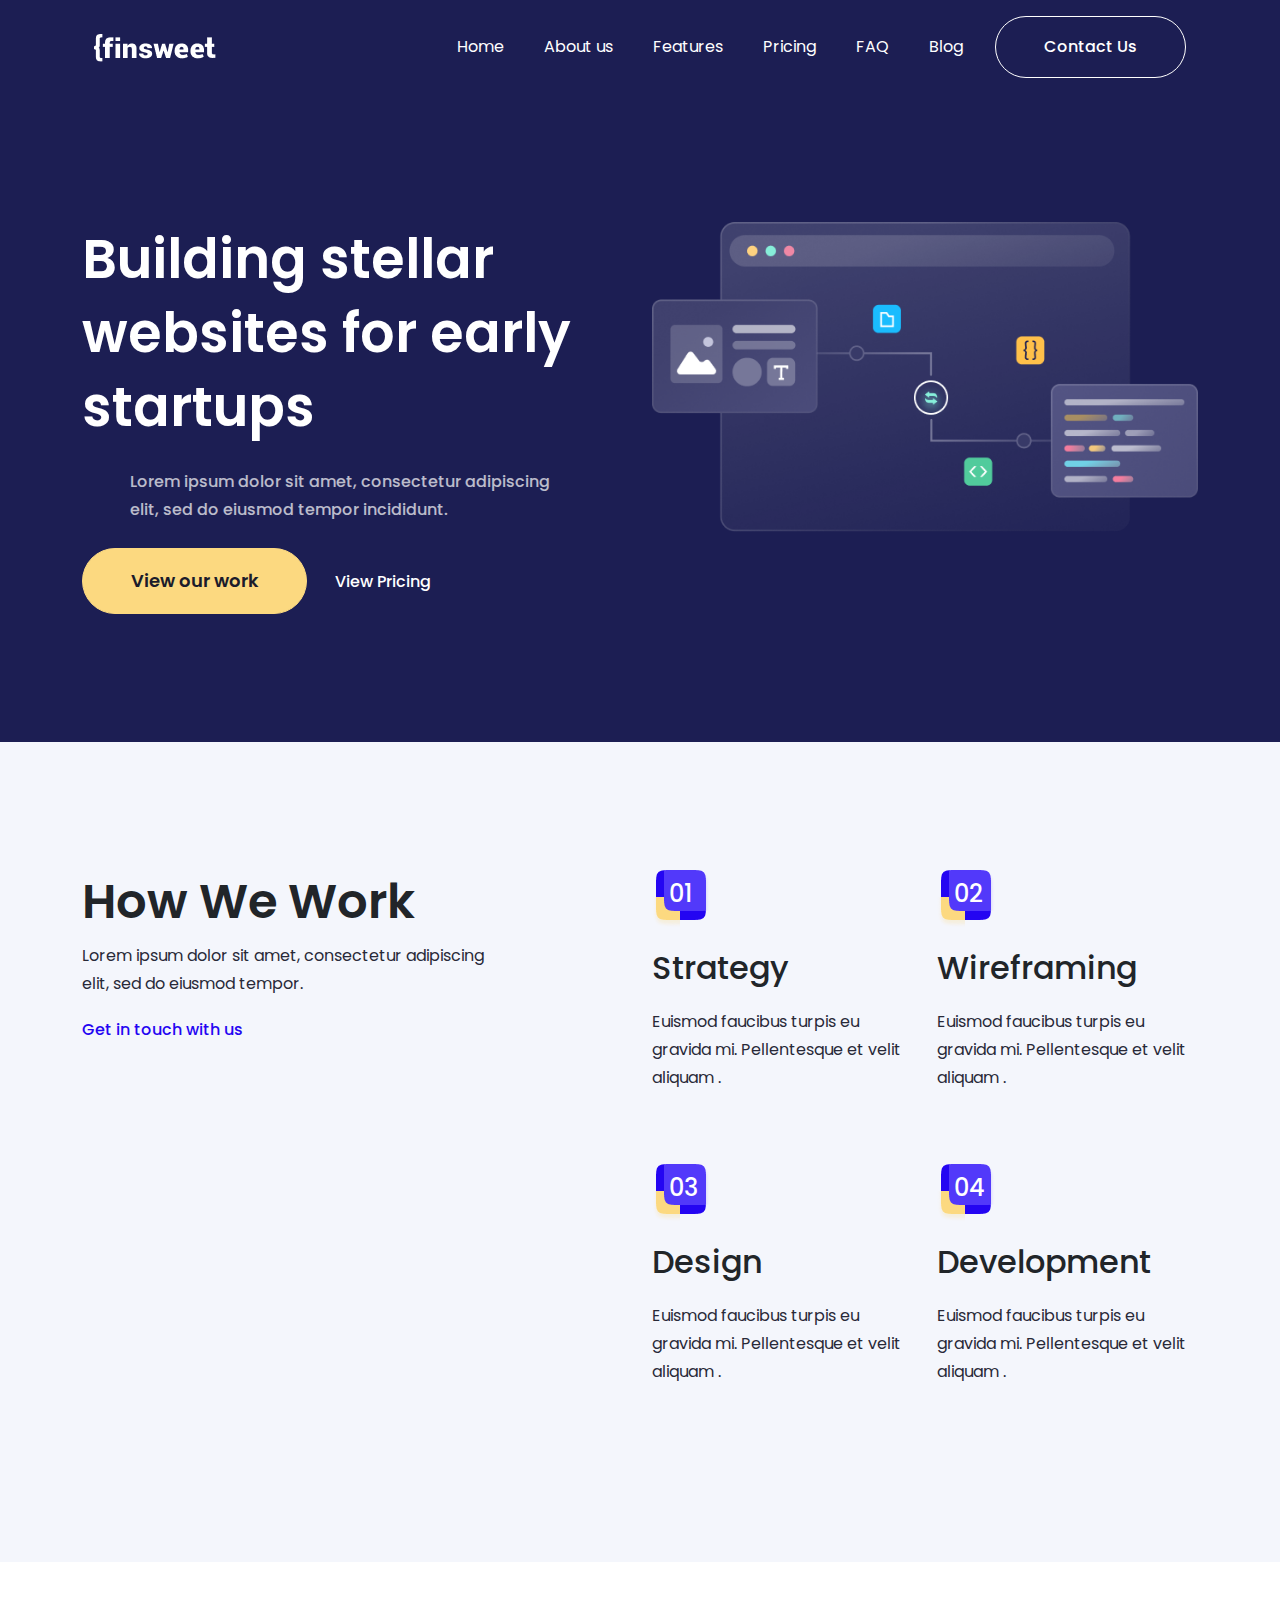
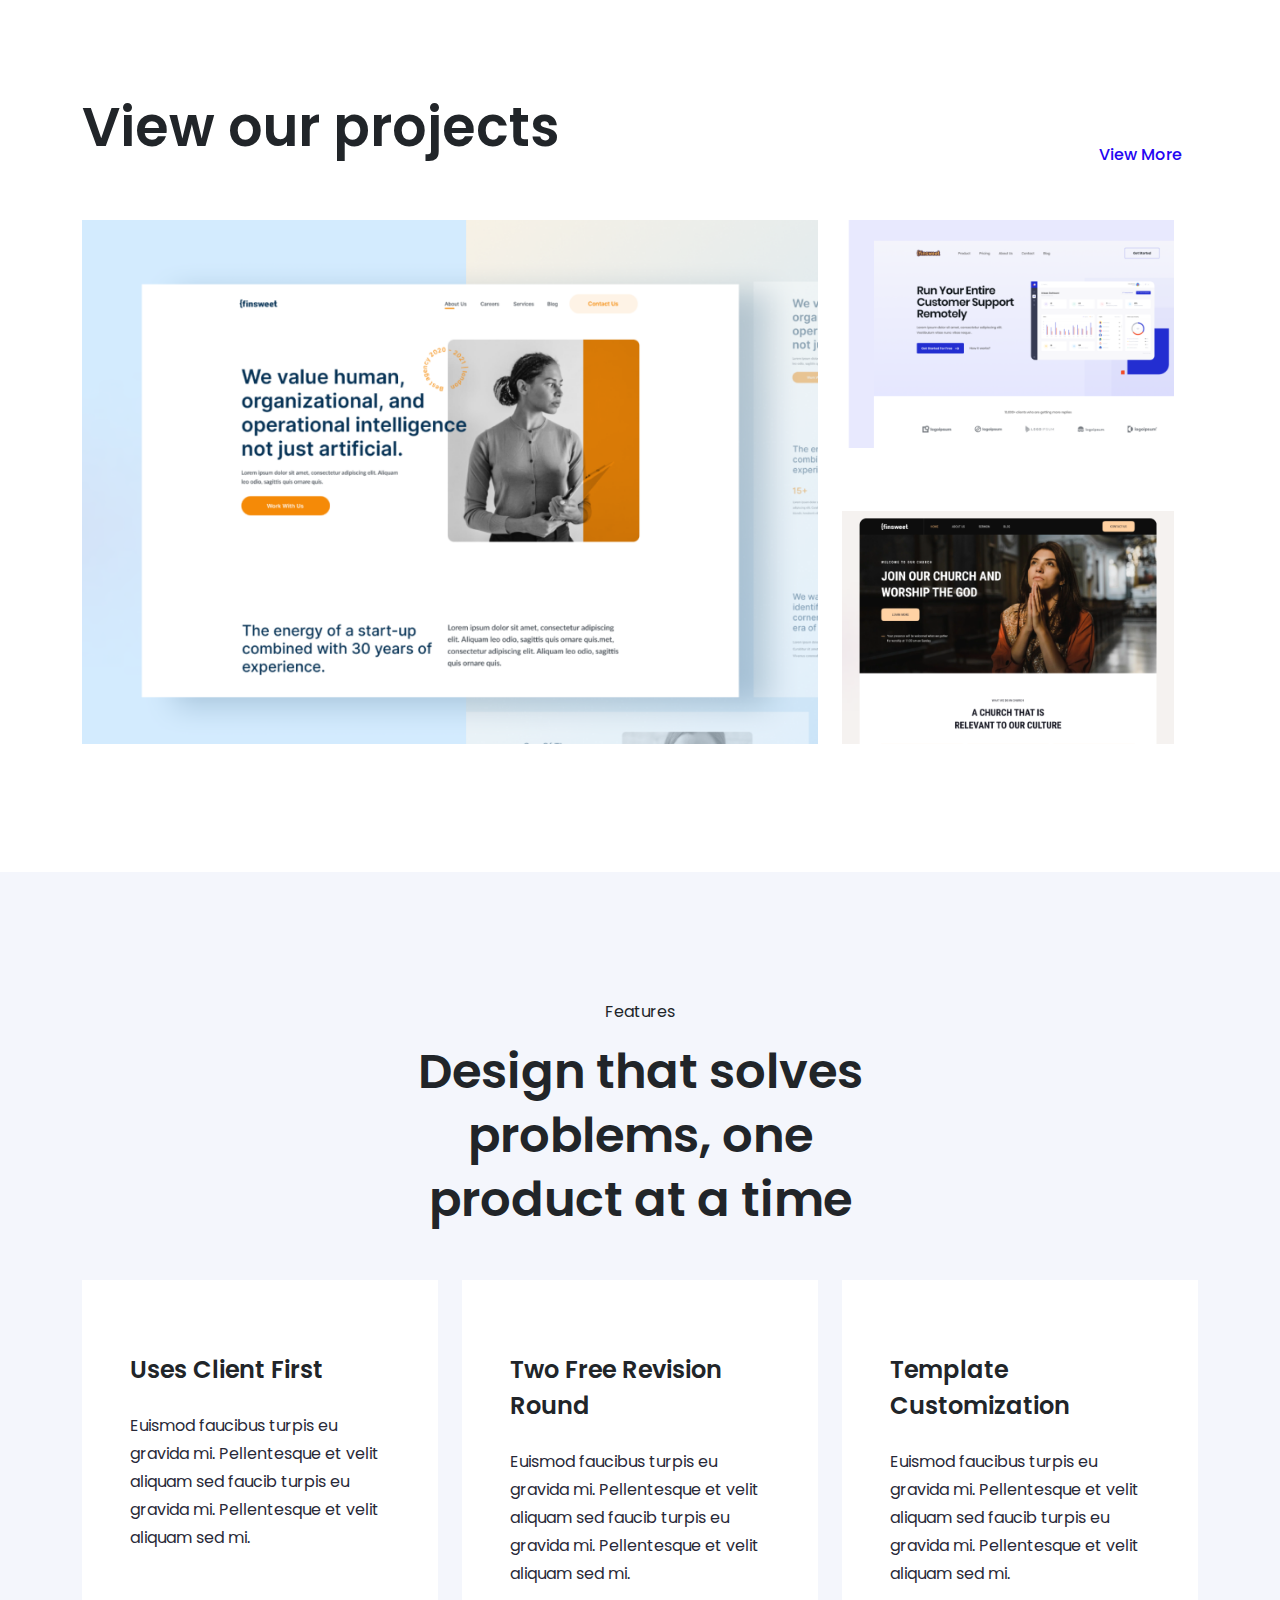
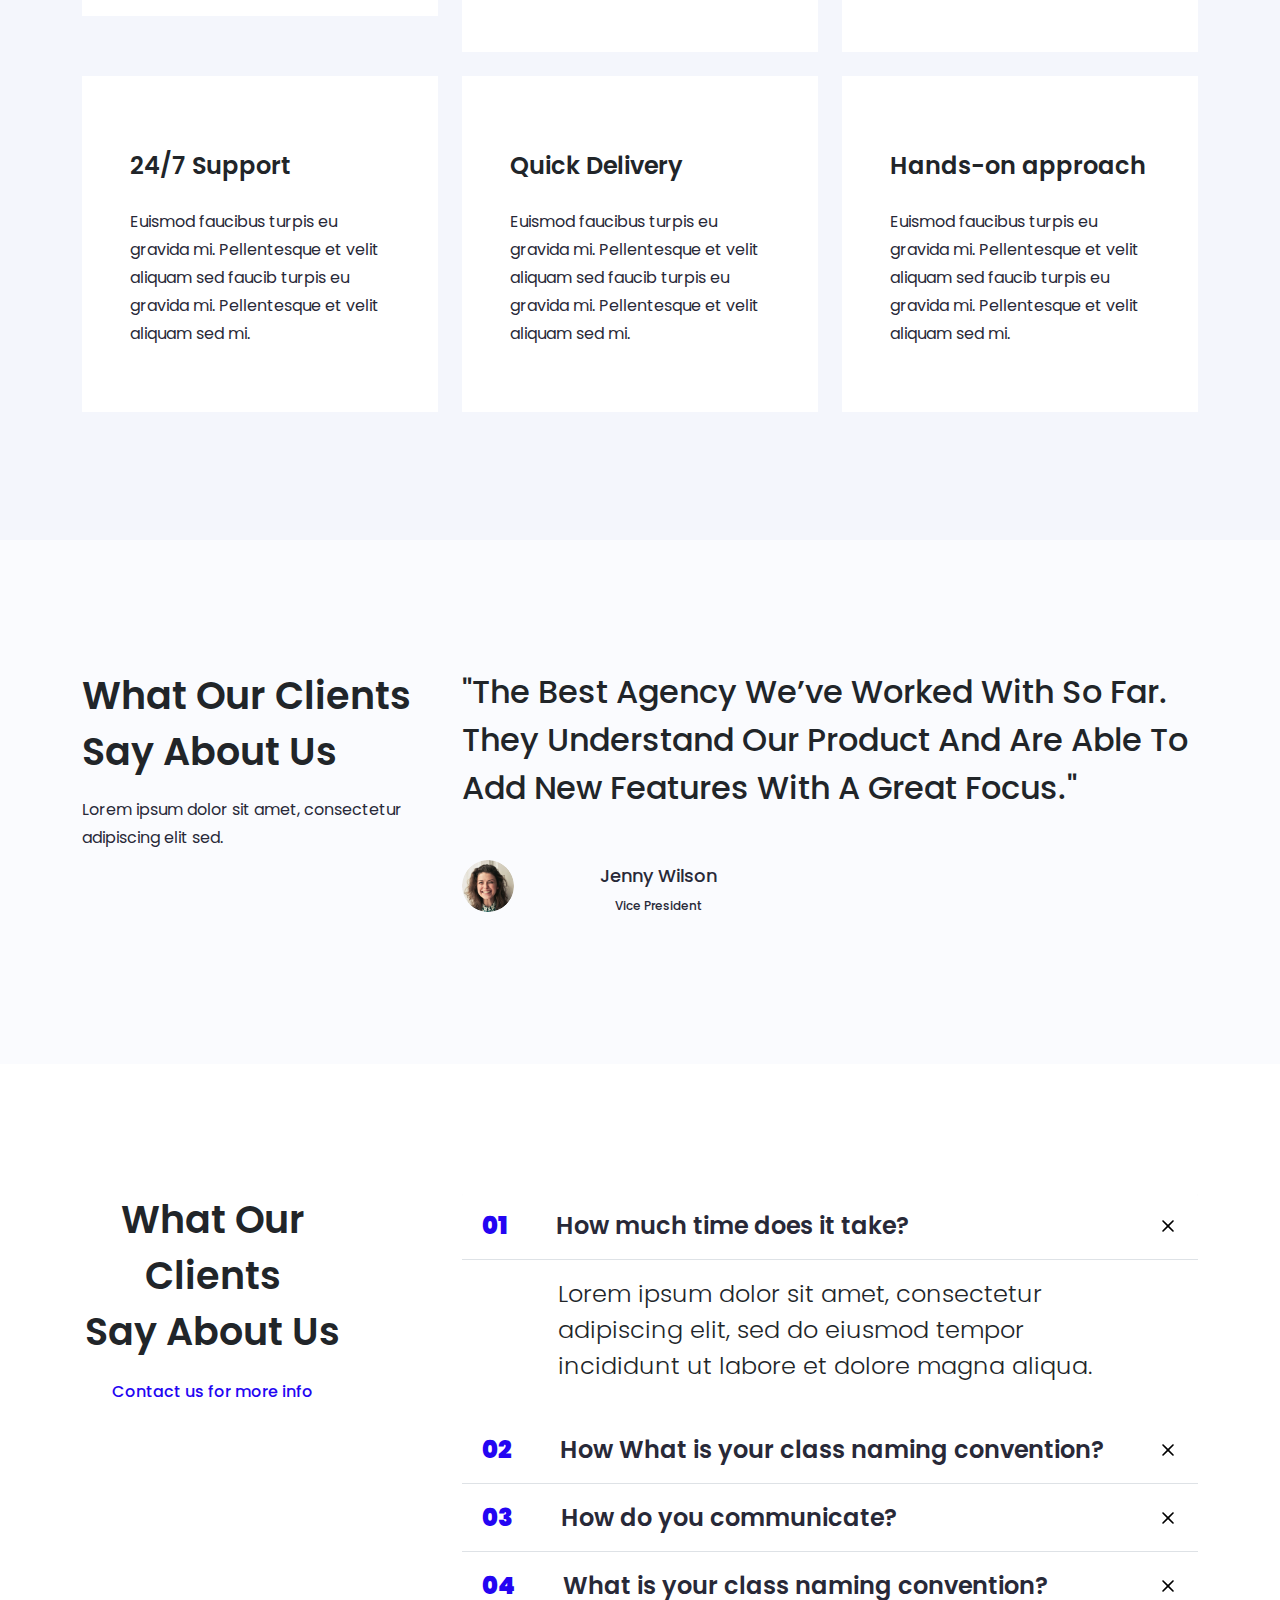
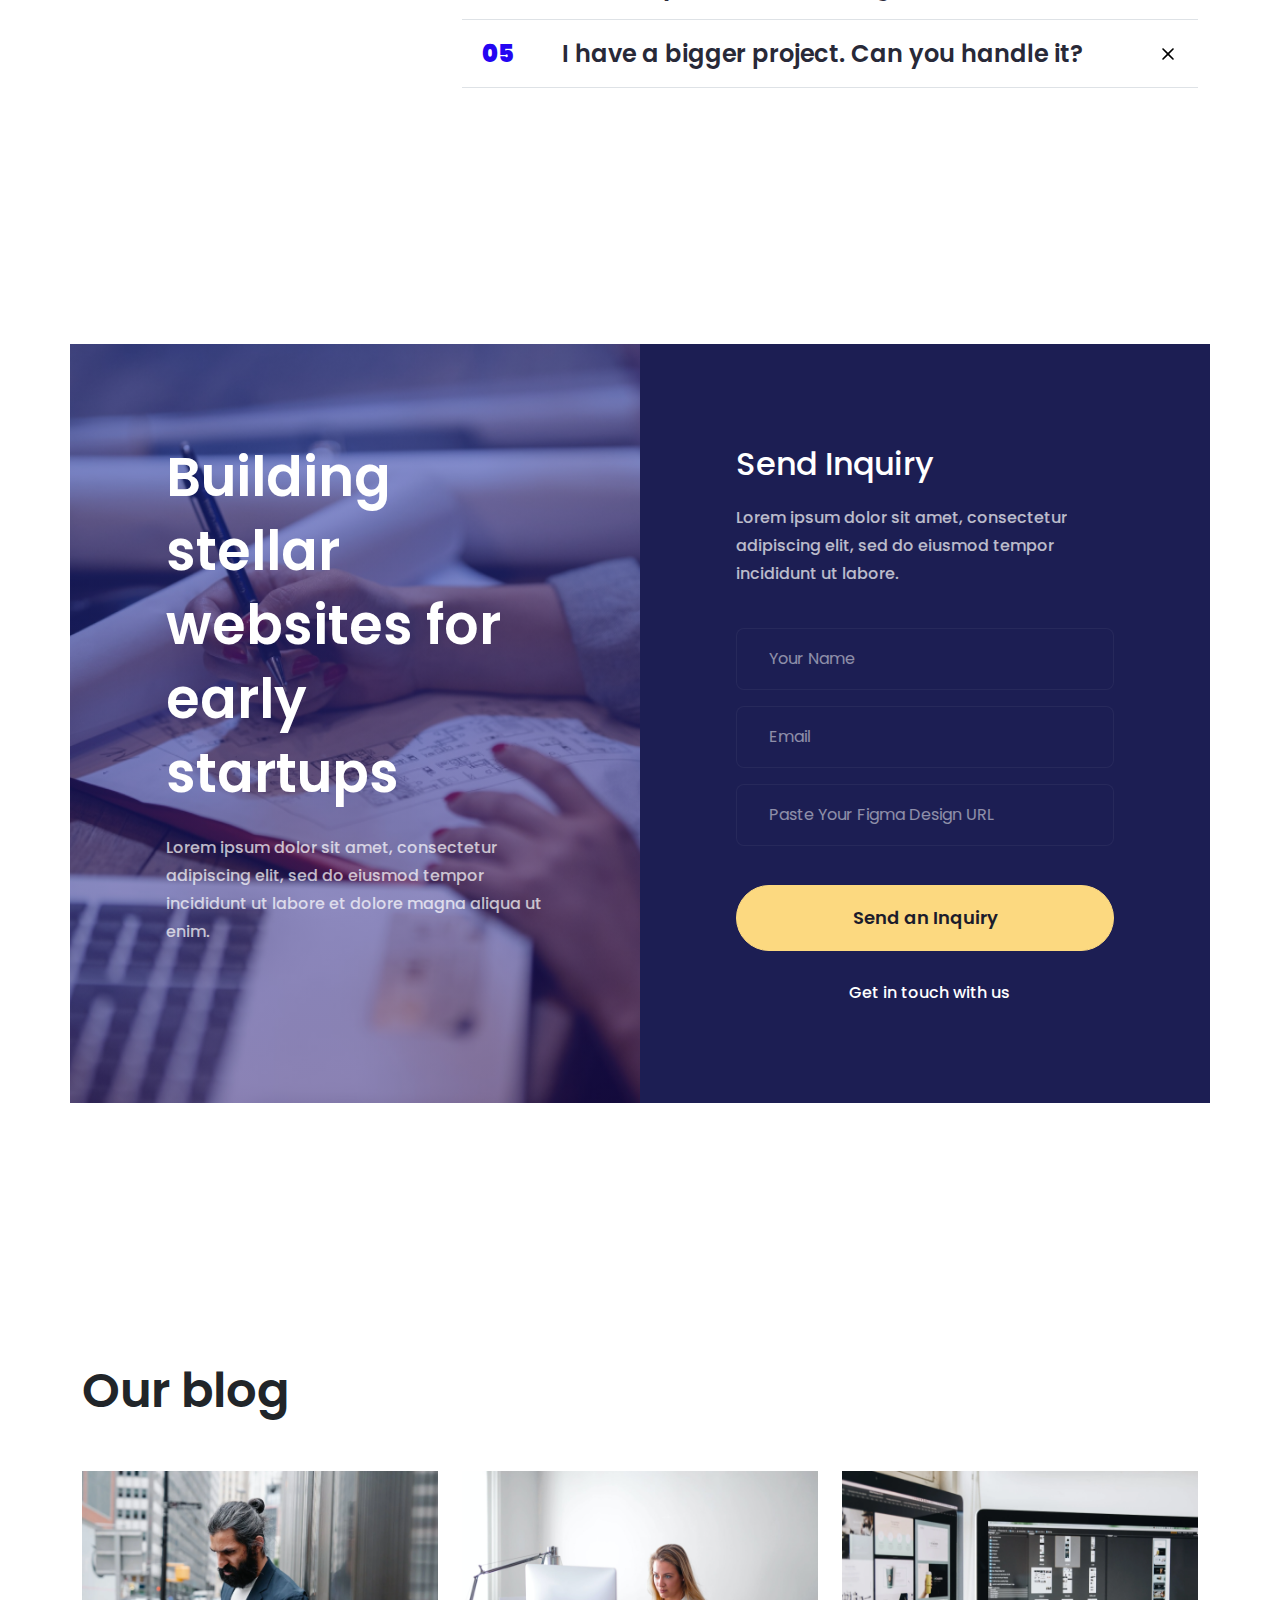
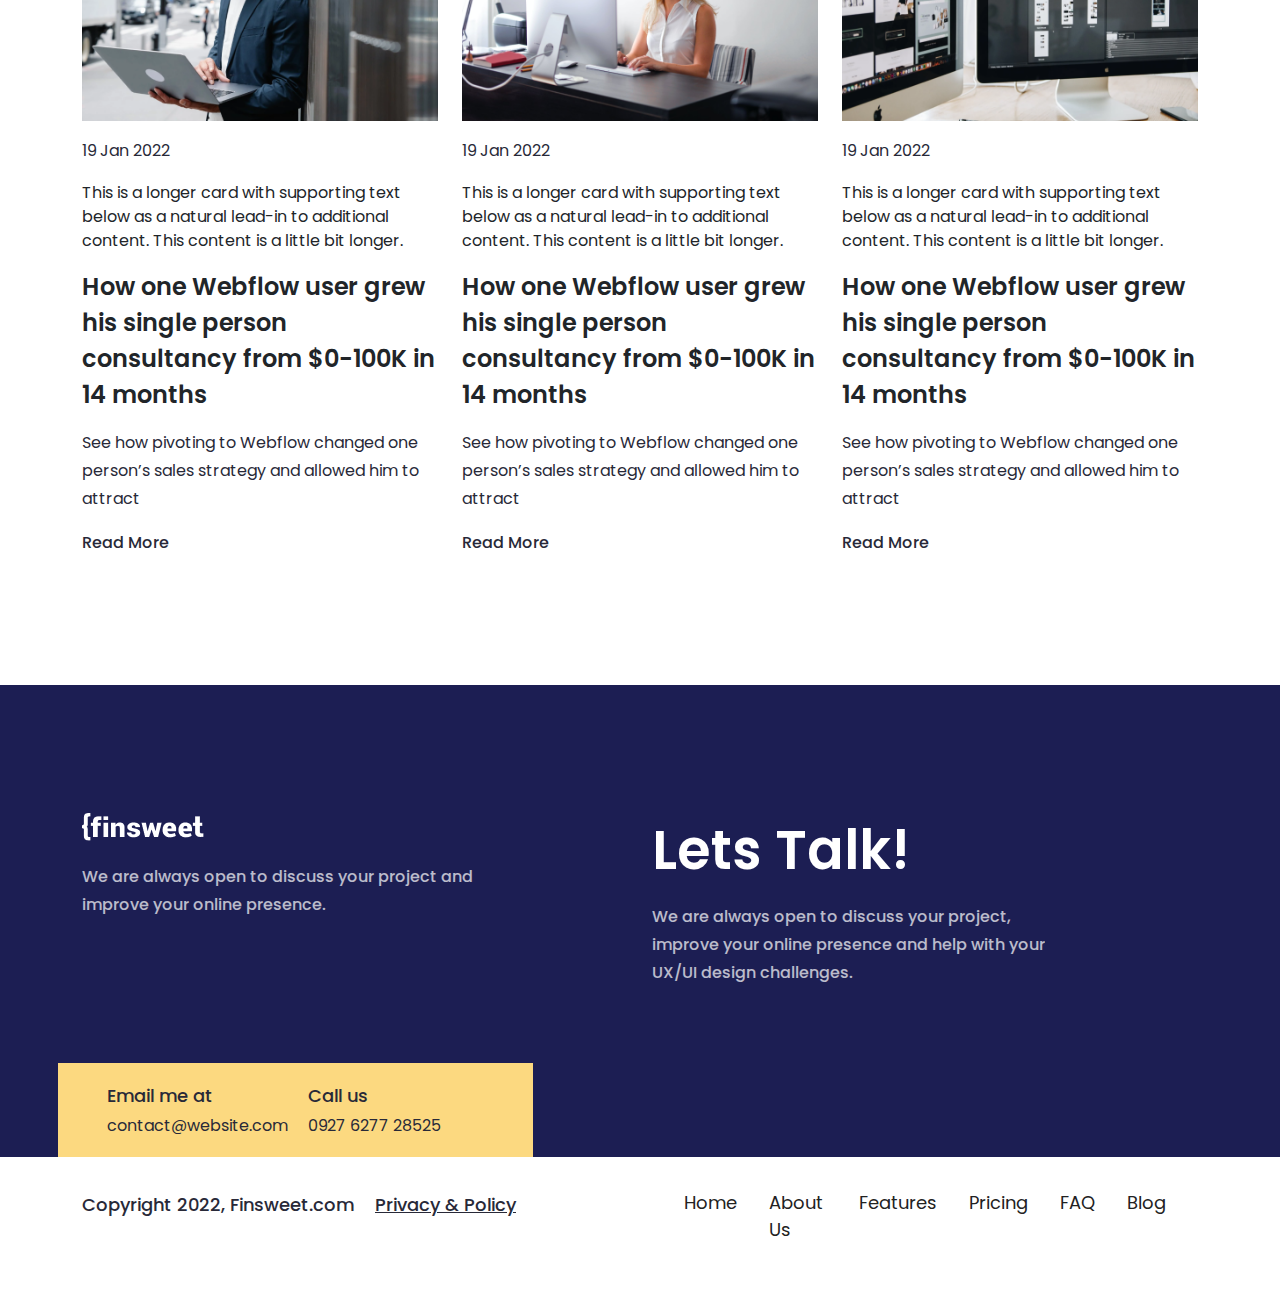
<file: index.html>
<!DOCTYPE html>
<html lang="en">
  <head>
    <meta charset="UTF-8" />
    <meta name="viewport" content="width=device-width, initial-scale=1.0" />
    <title>finsweet</title>
    <!-- css file -->
    <link rel="stylesheet" href="css/bootstrap.min.css" />
    <link rel="stylesheet" href="css/style.css" />
    <link rel="stylesheet" href="css/all-page.css" />
    <link rel="stylesheet" href="css/responsive.css" />
    <!-- font link -->
    <link rel="preconnect" href="https://fonts.googleapis.com" />
    <link rel="preconnect" href="https://fonts.gstatic.com" crossorigin />
    <link
      href="https://fonts.googleapis.com/css2?family=Poppins:ital,wght@0,100;0,200;0,300;0,400;0,500;0,600;0,700;0,900;1,800&display=swap"
      rel="stylesheet"
    />
    <!-- font awesome -->
    <link
      rel="stylesheet"
      href="https://cdnjs.cloudflare.com/ajax/libs/font-awesome/6.4.0/css/all.min.css"
      integrity="sha512-iecdLmaskl7CVkqkXNQ/ZH/XLlvWZOJyj7Yy7tcenmpD1ypASozpmT/E0iPtmFIB46ZmdtAc9eNBvH0H/ZpiBw=="
      crossorigin="anonymous"
      referrerpolicy="no-referrer"
    />
  </head>
  <body>
    <!-- NAVBAR START SECTION -->
    <header id="header" class="sticky-lg-top fixed-top">
      <div class="container">
        <nav class="navbar py-3 navbar-expand-lg">
          <div class="container-fluid">
            <a class="navbar-brand" href="index.html"
              ><img src="images/logo.png" alt="logo"
            /></a>
            <button
              class="navbar-toggler"
              type="button"
              data-bs-toggle="offcanvas"
              data-bs-target="#offcanvasWithBothOptions"
              aria-controls="offcanvasWithBothOptions"
            >
              <span class="fs-2 text-white"
                ><i class="fa-solid fa-bars"></i
              ></span>
            </button>
            <div class="collapse navbar-collapse" id="navbarSupportedContent">
              <ul class="navbar-nav ms-auto me-4 mb-2 mb-lg-0">
                <li class="nav-item">
                  <a
                    class="nav-link text-white me-4"
                    aria-current="page"
                    href="index.html"
                    >Home</a
                  >
                </li>
                <li class="nav-item">
                  <a
                    class="nav-link text-white me-4"
                    aria-current="page"
                    href="about.html"
                    >About us</a
                  >
                </li>
                <li class="nav-item">
                  <a
                    class="nav-link text-white me-4"
                    aria-current="page"
                    href="features.html"
                    >Features</a
                  >
                </li>
                <li class="nav-item">
                  <a
                    class="nav-link text-white me-4"
                    aria-current="page"
                    href="pricing.html"
                    >Pricing</a
                  >
                </li>
                <li class="nav-item">
                  <a
                    class="nav-link text-white me-4"
                    aria-current="page"
                    href="faq.html"
                    >FAQ</a
                  >
                </li>
                <li class="nav-item">
                  <a
                    class="nav-link text-white"
                    aria-current="page"
                    href="blog.html"
                    >Blog</a
                  >
                </li>
              </ul>
              <a href="contact.html"
                ><button class="btn-web" type="submit">Contact Us</button></a
              >
            </div>

            <div
              class="offcanvas d-lg-none offcanvas-start bg-web-2"
              data-bs-scroll="true"
              tabindex="-1"
              id="offcanvasWithBothOptions"
              aria-labelledby="offcanvasWithBothOptionsLabel"
            >
              <div class="offcanvas-header">
                <a class="navbar-brand mx-auto" href="index.html"
                  ><img src="images/logo.png" alt="logo"
                /></a>
                <button
                  type="button"
                  class="btn-close"
                  data-bs-dismiss="offcanvas"
                  aria-label="Close"
                ></button>
              </div>
              <div class="offcanvas-body">
                <ul class="navbar-nav text-center mb-2 mb-lg-0">
                  <li class="nav-item">
                    <a
                      class="nav-link text-white mb-1"
                      aria-current="page"
                      href="index.html"
                      >Home</a
                    >
                  </li>
                  <li class="nav-item">
                    <a
                      class="nav-link text-white mb-1"
                      aria-current="page"
                      href="about.html"
                      >About us</a
                    >
                  </li>
                  <li class="nav-item">
                    <a
                      class="nav-link text-white mb-1"
                      aria-current="page"
                      href="features.html"
                      >Features</a
                    >
                  </li>
                  <li class="nav-item">
                    <a
                      class="nav-link text-white mb-1"
                      aria-current="page"
                      href="pricing.html"
                      >Pricing</a
                    >
                  </li>
                  <li class="nav-item">
                    <a
                      class="nav-link text-white mb-1"
                      aria-current="page"
                      href="faq.html"
                      >FAQ</a
                    >
                  </li>
                  <li class="nav-item">
                    <a
                      class="nav-link text-white mb-1"
                      aria-current="page"
                      href="work.html"
                      >Work</a
                    >
                  </li>
                  <li class="nav-item">
                    <a
                      class="nav-link text-white mb-1"
                      aria-current="page"
                      href="work-read.html"
                      >Work Read</a
                    >
                  </li>
                  <li class="nav-item">
                    <a
                      class="nav-link text-white mb-1"
                      aria-current="page"
                      href="blog.html"
                      >Blog</a
                    >
                  </li>
                  <li class="nav-item">
                    <a
                      class="nav-link text-white mb-1"
                      aria-current="page"
                      href="blog-read.html"
                      >Blog Read</a
                    >
                  </li>
                  <li class="nav-item">
                    <a
                      class="nav-link text-white"
                      aria-current="page"
                      href="privacy-policy.html"
                      >Privacy & Policy</a
                    >
                  </li>
                </ul>
                <a href="contact.html"
                  ><button class="btn-web w-100" type="submit">
                    Contact Us
                  </button></a
                >
              </div>
            </div>
          </div>
        </nav>
      </div>
    </header>
    <!-- BANNER SECTION START -->
    <section id="banner" class="padding-web">
      <div class="container">
        <div class="row">
          <div
            class="banner-left col-lg-6 text-lg-start text-center mb-lg-0 mb-md-5 mb-4"
          >
            <h1 class="text-1 text-white">
              Building stellar websites for early startups
            </h1>
            <p class="pera-dark my-4 mx-5">
              Lorem ipsum dolor sit amet, consectetur adipiscing elit, sed do
              eiusmod tempor incididunt.
            </p>
            <a href="work.html"
              ><button class="btn-web-2">View our work</button></a
            >
            <a class="link-dark ms-4" href="pricing.html"
              >View Pricing<i class="fa-solid fa-arrow-right ms-3"></i
            ></a>
          </div>
          <div class="banner-right col-lg-6">
            <img
              src="images/banner.png"
              alt="banner"
              class="img-fluid mx-auto mx-lg-0 d-block d-lg-inline"
            />
          </div>
        </div>
      </div>
    </section>
    <!-- SERVICES SECTION START -->
    <section id="work" class="padding-web">
      <div class="container">
        <div class="row">
          <div
            class="col-lg-6 work-left mb-4 mb-lg-0 text-center text-lg-start"
          >
            <h2 class="text-2 text-capitalize">How we work</h2>
            <p class="pera-web">
              Lorem ipsum dolor sit amet, consectetur adipiscing elit, sed do
              eiusmod tempor.
            </p>
            <a class="link-web" href="work.html"
              >Get in touch with us <i class="fa-solid fa-arrow-right ms-3"></i
            ></a>
          </div>
          <div class="col-lg-6 work-right">
            <div class="row row-cols-2 g-sm-4 g-3 text-center text-sm-start">
              <div class="col">
                <div class="work-item h-100">
                  <img src="images/pointer.png" class=" " alt="..." />
                  <h4 class="">01</h4>
                  <h3 class="text-4 my-sm-3 my-1">Strategy</h3>
                  <p class="pera-web mb-5">
                    Euismod faucibus turpis eu gravida mi. Pellentesque et velit
                    aliquam .
                  </p>
                </div>
              </div>
              <div class="col">
                <div class="work-item h-100">
                  <img src="images/pointer.png" class=" " alt="..." />
                  <h4 class="">02</h4>
                  <h3 class="text-4 my-sm-3 my-2">Wireframing</h3>
                  <p class="pera-web mb-5">
                    Euismod faucibus turpis eu gravida mi. Pellentesque et velit
                    aliquam .
                  </p>
                </div>
              </div>
              <div class="col">
                <div class="work-item h-100">
                  <img src="images/pointer.png" class=" " alt="..." />
                  <h4 class="">03</h4>
                  <h3 class="text-4 my-sm-3 my-2">Design</h3>
                  <p class="pera-web mb-5">
                    Euismod faucibus turpis eu gravida mi. Pellentesque et velit
                    aliquam .
                  </p>
                </div>
              </div>
              <div class="col">
                <div class="work-item h-100">
                  <img src="images/pointer.png" class=" " alt="..." />
                  <h4 class="">04</h4>
                  <h3 class="text-4 my-sm-3 my-2">Development</h3>
                  <p class="pera-web">
                    Euismod faucibus turpis eu gravida mi. Pellentesque et velit
                    aliquam .
                  </p>
                </div>
              </div>
            </div>
          </div>
        </div>
      </div>
    </section>
    <!-- PROJECTS SECTION START -->
    <section id="projects" class="padding-web">
      <div class="container">
        <div class="projects-top row text-lg-start text-center">
          <div class="col-lg-6 mb-lg-5">
            <h3 class="text-1">View our projects</h3>
          </div>
          <div
            class="col-lg-6 mb-lg-0 mb-4 d-lg-flex justify-content-lg-end align-items-lg-center"
          >
            <div>
              <a href="work.html" class="link-web"
                >View More
                <i class="fa fa-arrow-right ms-3" aria-hidden="true"></i
              ></a>
            </div>
          </div>
        </div>
        <div class="projects-bottom row">
          <div class="col-lg-8 projects-display mb-lg-0 mb-4">
            <img src="images/projects1.png" alt="projects1" class="img-fluid" />
            <div class="projects-hover-50">
              <h3 class="text-5 text-white">
                Workhub office Webflow Webflow Design
              </h3>
              <p class="pera-dark mt-3 mb-4">
                Euismod faucibus turpis eu gravida mi. Pellentesque et velit
                aliquam
              </p>
              <a class="link-yellow" href="work-read.html"
                >View project <i class="fa-solid fa-arrow-right ms-3"></i
              ></a>
            </div>
          </div>
          <div class="col-lg-4 row d-flex align-content-sm-between">
            <div class="col-lg-12 mb-sm-0 mb-4 col-sm-6 projects-display-2">
              <img
                src="images/projects2.png"
                alt="projects 2"
                class="img-fluid"
              />
              <div class="projects-hover-100">
                <h3 class="text-5 text-white mb-md-4 mb-sm-3">Unisaas Website Design</h3>

                <a class="link-yellow" href="work-read.html"
                  >View project<i class="fa-solid fa-arrow-right ms-3"></i
                ></a>
              </div>
            </div>
            <div class="col-lg-12 col-sm-6 projects-display-2">
              <img
                src="images/projects3.png"
                alt="projects 2"
                class="img-fluid"
              />
              <div class="projects-hover-100">
                <h3 class="text-5 text-white mb-md-4 mb-sm-3">Unisaas Website Design</h3>

                <a class="link-yellow" href="work-read.html"
                  >View project <i class="fa-solid fa-arrow-right ms-3"></i
                ></a>
              </div>
            </div>
          </div>
        </div>
      </div>
    </section>
    <!-- FEARUTES SECTION START -->
    <section id="features" class="padding-web">
      <div class="container-md">
        <div class="features-top row">
          <div class="col-lg-6 text-center mx-auto">
            <p class="pera">Features</p>
            <h3 class="text-2 mb-5">
              Design that solves problems, one product at a time
            </h3>
          </div>
        </div>
        <div class="features-bottom">
          <div class="row row-cols-1 row-cols-sm-2 row-cols-lg-3 g-4">
            <div class="col">
              <div class="features-item bg-white text-sm-start text-center">
                <i class="fa-solid fa-people-group text-web text-4"></i>
                <h3 class="text-5 my-sm-4 my-2">Uses Client First</h3>
                <p class="pera-web">
                  Euismod faucibus turpis eu gravida mi. Pellentesque et velit
                  aliquam sed faucib turpis eu gravida mi. Pellentesque et velit
                  aliquam sed mi.
                </p>
              </div>
            </div>
            <div class="col">
              <div class="features-item bg-white text-sm-start text-center">
                <i class="fa-solid fa-circle-check text-web text-4"></i>
                <h3 class="text-5 my-sm-4 my-2">Two Free Revision Round</h3>
                <p class="pera-web">
                  Euismod faucibus turpis eu gravida mi. Pellentesque et velit
                  aliquam sed faucib turpis eu gravida mi. Pellentesque et velit
                  aliquam sed mi.
                </p>
              </div>
            </div>
            <div class="col">
              <div class="features-item bg-white text-sm-start text-center">
                <i class="fa-solid fa-pen-ruler text-web text-4"></i>
                <h3 class="text-5 my-sm-4 my-2">Template Customization</h3>
                <p class="pera-web">
                  Euismod faucibus turpis eu gravida mi. Pellentesque et velit
                  aliquam sed faucib turpis eu gravida mi. Pellentesque et velit
                  aliquam sed mi.
                </p>
              </div>
            </div>
            <div class="col">
              <div class="features-item bg-white text-sm-start text-center">
                <i class="fa-solid fa-comments text-web text-4"></i>
                <h3 class="text-5 my-sm-4 my-2">24/7 Support</h3>
                <p class="pera-web">
                  Euismod faucibus turpis eu gravida mi. Pellentesque et velit
                  aliquam sed faucib turpis eu gravida mi. Pellentesque et velit
                  aliquam sed mi.
                </p>
              </div>
            </div>
            <div class="col">
              <div class="features-item bg-white text-sm-start text-center">
                <i class="fa-solid fa-stopwatch text-web text-4"></i>
                <h3 class="text-5 my-sm-4 my-2">Quick Delivery</h3>
                <p class="pera-web">
                  Euismod faucibus turpis eu gravida mi. Pellentesque et velit
                  aliquam sed faucib turpis eu gravida mi. Pellentesque et velit
                  aliquam sed mi.
                </p>
              </div>
            </div>
            <div class="col">
              <div class="features-item bg-white text-sm-start text-center">
                <i class="fa-solid fa-clipboard-list text-web text-4"></i>
                <h3 class="text-5 my-sm-4 my-2">Hands-on approach</h3>
                <p class="pera-web">
                  Euismod faucibus turpis eu gravida mi. Pellentesque et velit
                  aliquam sed faucib turpis eu gravida mi. Pellentesque et velit
                  aliquam sed mi.
                </p>
              </div>
            </div>
          </div>
        </div>
      </div>
    </section>
    <!-- REVIEW SECTION START -->
    <section id="review" class="padding-web">
      <div class="container">
        <div class="row">
          <div class="col-lg-4 text-center text-lg-start">
            <h4 class="text-3 mb-3 text-capitalize">
              What our clients say about us
            </h4>
            <p class="pera-web">
              Lorem ipsum dolor sit amet, consectetur<br />
              adipiscing elit sed.
            </p>
          </div>
          <div class="col-lg-8 d-flex flex-column">
            <div class="order-lg-1 order-2">
              <h4
                class="text-4 mb-lg-5 mb-0 text-capitalize text-center text-lg-start"
              >
                "The best agency we’ve worked with so far. They understand our
                product and are able to add new features with a great focus."
              </h4>
            </div>

            <div class="row order-1 order-lg-2 text-lg-start ">
              <div class="col-lg-6 row d-flex flex-lg-row ">
                <div class="col-lg-2 col-6 mx-auto mx-lg-0 me-lg-3 text-sm-center text-end">
                  <img src="images/review.png" alt="img-fluid"/>
                </div>

                <div class="col-lg-9 offset-md-0 col-6 mx-auto mx-lg-0 text-sm-center">
                  <p class="pera-max mb-0">Jenny Wilson</p>
                  <p class="pera-min mt-0">Vice President</p>
                </div>
              </div>
              <div class="col-lg-6 d-sm-block d-none">
                <div class="float-lg-end text-center">
                  <i class="fa-solid fa-chevron-left me-1"></i>
                  <i class="fa-solid fa-chevron-right"></i>
                </div>
              </div>
            </div>
            <div class="col-lg-6 order-3 mt-4 d-sm-none">
                <div class="float-lg-end text-center">
                  <i class="fa-solid fa-chevron-left me-4"></i>
                  <i class="fa-solid fa-chevron-right"></i>
                </div>
              </div>
          </div>
        </div>
      </div>
    </section>
    <!-- FAQ SECTION START -->
    <section id="faq" class="padding-web">
      <div class="container">
        <div class="row">
          <div class="col-lg-3 text-center">
            <h4 class="text-3 mb-3 text-capitalize">
              What our clients<br />
              say about us
            </h4>
            <p class="link-web">Contact us for more info</p>
          </div>
          <div class="col-lg-8 offset-lg-1">
            <div class="accordion" id="accordionExample">
              <div class="accordion-item border-0">
                <h2 class="accordion-header">
                  <button
                    class="accordion-button text-5 bg-white text-dark"
                    type="button"
                    data-bs-toggle="collapse"
                    data-bs-target="#collapseOne"
                    aria-expanded="true"
                    aria-controls="collapseOne"
                  >
                    <span class="link-web me-md-5 me-sm-3 me-2 fs-4 fw-bolder text-capitalize"
                      >01</span
                    >
                    How much time does it take?
                  </button>
                </h2>
                <div
                  id="collapseOne"
                  class="accordion-collapse collapse show"
                  data-bs-parent="#accordionExample"
                >
                  <div class="accordion-body ms-5 ps-5 pe-5">
                    <p class="text-5 fw-light">
                      Lorem ipsum dolor sit amet, consectetur adipiscing elit, sed
                    do eiusmod tempor incididunt ut labore et dolore magna
                    aliqua.
                    </p>
                  </div>
                </div>
              </div>
              <div class="accordion-item border-0">
                <h2 class="accordion-header">
                  <button
                    class="accordion-button text-5 bg-white text-dark"
                    type="button"
                    data-bs-toggle="collapse"
                    data-bs-target="#collapseTwo"
                    aria-expanded="true"
                    aria-controls="collapseTwo"
                  >
                    <span class="link-web me-md-5 me-sm-3 me-2 fs-4 fw-bolder text-capitalize"
                      >02</span
                    >
                    How What is your class naming convention?
                  </button>
                </h2>
                <div
                  id="collapseTwo"
                  class="accordion-collapse collapse"
                  data-bs-parent="#accordionExample"
                >
                  <div class="accordion-body ms-5 ps-5 pe-5">
                    <p class="text-5 fw-light">Lorem ipsum dolor sit amet, consectetur adipiscing elit, sed
                    do eiusmod tempor incididunt ut labore et dolore magna
                    aliqua.</p>
                    
                  </div>
                </div>
              </div>
              <div class="accordion-item border-0">
                <h2 class="accordion-header">
                  <button
                    class="accordion-button text-5 bg-white text-dark"
                    type="button"
                    data-bs-toggle="collapse"
                    data-bs-target="#collapseThree"
                    aria-expanded="true"
                    aria-controls="collapseThree"
                  >
                    <span class="link-web me-md-5 me-sm-3 me-2 fs-4 fw-bolder text-capitalize"
                      >03</span
                    >
                    How do you communicate?
                  </button>
                </h2>
                <div
                  id="collapseThree"
                  class="accordion-collapse collapse"
                  data-bs-parent="#accordionExample"
                >
                  <div class="accordion-body ms-5 ps-5 pe-5">
                    <p class="text-5 fw-light">Lorem ipsum dolor sit amet, consectetur adipiscing elit, sed
                    do eiusmod tempor incididunt ut labore et dolore magna
                    aliqua.</p>
                  </div>
                </div>
              </div>
              <div class="accordion-item border-0">
                <h2 class="accordion-header">
                  <button
                    class="accordion-button text-5 bg-white text-dark"
                    type="button"
                    data-bs-toggle="collapse"
                    data-bs-target="#collapseFour"
                    aria-expanded="true"
                    aria-controls="collapseFour"
                  >
                    <span class="link-web me-md-5 me-sm-3 me-2 fs-4 fw-bolder text-capitalize"
                      >04</span
                    >
                    What is your class naming convention?
                  </button>
                </h2>
                <div
                  id="collapseFour"
                  class="accordion-collapse collapse"
                  data-bs-parent="#accordionExample"
                >
                  <div class="accordion-body ms-5 ps-5 pe-5">
                    <p class="text-5 fw-light">Lorem ipsum dolor sit amet, consectetur adipiscing elit, sed
                    do eiusmod tempor incididunt ut labore et dolore magna
                    aliqua.</p>
                  </div>
                </div>
              </div>
              <div class="accordion-item border-0">
                <h2 class="accordion-header">
                  <button
                    class="accordion-button text-5 bg-white text-dark"
                    type="button"
                    data-bs-toggle="collapse"
                    data-bs-target="#collapseFive"
                    aria-expanded="true"
                    aria-controls="collapseFive"
                  >
                    <span class="link-web me-md-5 me-sm-3 me-2 fs-4 fw-bolder text-capitalize"
                      >05</span
                    >
                    I have a bigger project. Can you handle it?
                  </button>
                </h2>
                <div
                  id="collapseFive"
                  class="accordion-collapse collapse"
                  data-bs-parent="#accordionExample"
                >
                  <div class="accordion-body ms-5 ps-5 pe-5">
                    <p class="text-5 fw-light">Lorem ipsum dolor sit amet, consectetur adipiscing elit, sed
                    do eiusmod tempor incididunt ut labore et dolore magna
                    aliqua.</p>
                  </div>
                </div>
              </div>
            </div>
          </div>
        </div>
      </div>
    </section>
    <!-- INQUIRY SECTION START -->
    <section id="inquiry" class="padding-web">
      <div class="container-lg">
        <div class="row">
          <div class="col-lg-6 inquiry-left">
            <h3 class="text-1 text-white">
              Building stellar websites for early startups
            </h3>
            <p class="pera-dark">
              Lorem ipsum dolor sit amet, consectetur adipiscing elit, sed do
              eiusmod tempor incididunt ut labore et dolore magna aliqua ut
              enim.
            </p>
          </div>
          <div class="col-lg-6 inquiry-right">
            <h3 class="text-4 text-capitalize text-white">Send inquiry</h3>
            <p class="pera-dark">
              Lorem ipsum dolor sit amet, consectetur adipiscing elit, sed do
              eiusmod tempor incididunt ut labore.
            </p>
            <input
              class="form-control bg-web"
              type="text"
              placeholder="Your Name"
            />
            <input
              class="form-control bg-web"
              type="text"
              placeholder="Email"
            />
            <input
              class="form-control bg-web text-capitalize"
              type="text"
              placeholder="Paste your Figma design URL"
            />
            <button class="btn-web-2 w-100">Send an Inquiry</button>
            <a class="link-dark ms-4 text-center d-block" href="contact.html"
              >Get in touch with us<i class="fa-solid fa-arrow-right ms-3"></i
            ></a>
          </div>
        </div>
      </div>
    </section>
    <!-- BLOG SECTION START  -->
    <section id="blog" class="padding-web">
      <div class="container">
        <div class="blog-top text-lg-start text-center">
          <h3 class="text-2 mb-5">Our blog</h3>
        </div>
        <div class="blog-bottom">
          <div class="row row-cols-1 row-cols-md-2 row-cols-lg-3 g-4">
            <div class="col">
              <div class="blog-item">
                <img src="images/blog1.png" class="card-img-top" alt="..." />
                <p class="pera-web my-3">19 Jan 2022</p>
                <p class="card-text">
                  This is a longer card with supporting text below as a natural
                  lead-in to additional content. This content is a little bit
                  longer.
                </p>
                <h3 class="text-5 mb-3">
                  How one Webflow user grew his single person consultancy from
                  $0-100K in 14 months
                </h3>
                <p class="pera-web mb-3">
                  See how pivoting to Webflow changed one person’s sales
                  strategy and allowed him to attract
                </p>
                <a class="link-dark text-dark" href="blog-read.html"
                  >Read More<i class="fa-solid fa-arrow-right ms-3"></i
                ></a>
              </div>
            </div>
            <div class="col">
              <div class="blog-item">
                <img src="images/blog2.png" class="card-img-top" alt="..." />
                <p class="pera-web my-3">19 Jan 2022</p>
                <p class="card-text">
                  This is a longer card with supporting text below as a natural
                  lead-in to additional content. This content is a little bit
                  longer.
                </p>
                <h3 class="text-5 mb-3">
                  How one Webflow user grew his single person consultancy from
                  $0-100K in 14 months
                </h3>
                <p class="pera-web mb-3">
                  See how pivoting to Webflow changed one person’s sales
                  strategy and allowed him to attract
                </p>
                <a class="link-dark text-dark" href="blog-read.html"
                  >Read More<i class="fa-solid fa-arrow-right ms-3"></i
                ></a>
              </div>
            </div>
            <div class="col d-lg-block d-md-none">
              <div class="blog-item">
                <img src="images/blog3.png" class="card-img-top" alt="..." />
                <p class="pera-web my-3">19 Jan 2022</p>
                <p class="card-text">
                  This is a longer card with supporting text below as a natural
                  lead-in to additional content. This content is a little bit
                  longer.
                </p>
                <h3 class="text-5 mb-3">
                  How one Webflow user grew his single person consultancy from
                  $0-100K in 14 months
                </h3>
                <p class="pera-web mb-3">
                  See how pivoting to Webflow changed one person’s sales
                  strategy and allowed him to attract
                </p>
                <a class="link-dark text-dark" href="blog-read.html"
                  >Read More<i class="fa-solid fa-arrow-right ms-3"></i
                ></a>
              </div>
            </div>
          </div>
        </div>
      </div>
    </section>
    <!-- FOOTER SECTION START -->
    <footer id="footer">
      <div class="footer-top">
        <div class="container">
          <div class="row">
            <div class="col-lg-6">
              <a href="index.html"><img src="images/logo.png" alt="logo" /></a>
              <p class="pera-dark">
                We are always open to discuss your project and improve your
                online presence.
              </p>
            </div>
            <div class="col-lg-6">
              <h3 class="text-1 mb-3 text-white">Lets Talk!</h3>
              <p class="pera-dark mb-5">
                We are always open to discuss your project, improve your online
                presence and help with your UX/UI design challenges.
              </p>
              <div class="mb-lg-0 mb-4 text-lg-start text-center">
                <i
                  class="fa fa-facebook fa-brands text-white me-3 pera-web"
                  aria-hidden="true"
                ></i>
                <i
                  class="fa fa-twitter fa-brands text-white me-3 pera-web"
                  aria-hidden="true"
                ></i>
                <i
                  class="fa fa-instagram fa-brands text-white me-3 pera-web"
                  aria-hidden="true"
                ></i>
                <i
                  class="fa fa-linkedin fa-brands text-white me-3 pera-web"
                  aria-hidden="true"
                ></i>
              </div>
            </div>
          </div>
          <div class="footer-middle">
            <div class="row">
              <div class="col-lg-5 col-12 row bg-yellow row text-center text-sm-start">
                <div class="col-lg-6 col-sm-6 mb-sm-0 mb-4">
                  <p class="pera-max my-0">Email me at</p>
                  <p class="pera-web my-0">contact@website.com</p>
                </div>
                <hr class="d-sm-none">
                <div class="col-lg-6 col-sm-6">
                  <p class="pera-max my-0">Call us</p>
                  <p class="pera-web my-0">0927 6277 28525</p>
                </div>
              </div>
            </div>
          </div>
        </div>
      </div>

      <div class="footer-bottom">
        <div class="container">
          <div class="row">
            <div class="col-lg-6 order-2 order-lg-1">
              <p class="pera-max my-0 text-lg-start text-center">
                Copyright 2022, Finsweet.com
                <a href="privacy-policy.html" class="ms-3 text-dark d-sm-inline d-block"
                  >Privacy & Policy</a
                >
              </p>
            </div>
            <div class="col-lg-6 order-1 order-lg-2">
              <ul class="float-lg-end d-flex justify-content-md-between justify-content-start">
                  <li><a href="index.html">Home</a></li>
                  <li><a href="about.html">About Us</a></li>
                  <li><a href="features.html">Features</a></li>
                  <li><a href="pricing.html">Pricing</a></li>
                  <li><a href="faq.html">FAQ</a></li>
                  <li><a href="blog.html">Blog</a></li>
              </ul>
            </div>
          </div>
        </div>
      </div>
    </footer>

    <!-- js file -->
    <script src="js/bootstrap.bundle.min.js"></script>
  </body>
</html>
</file>
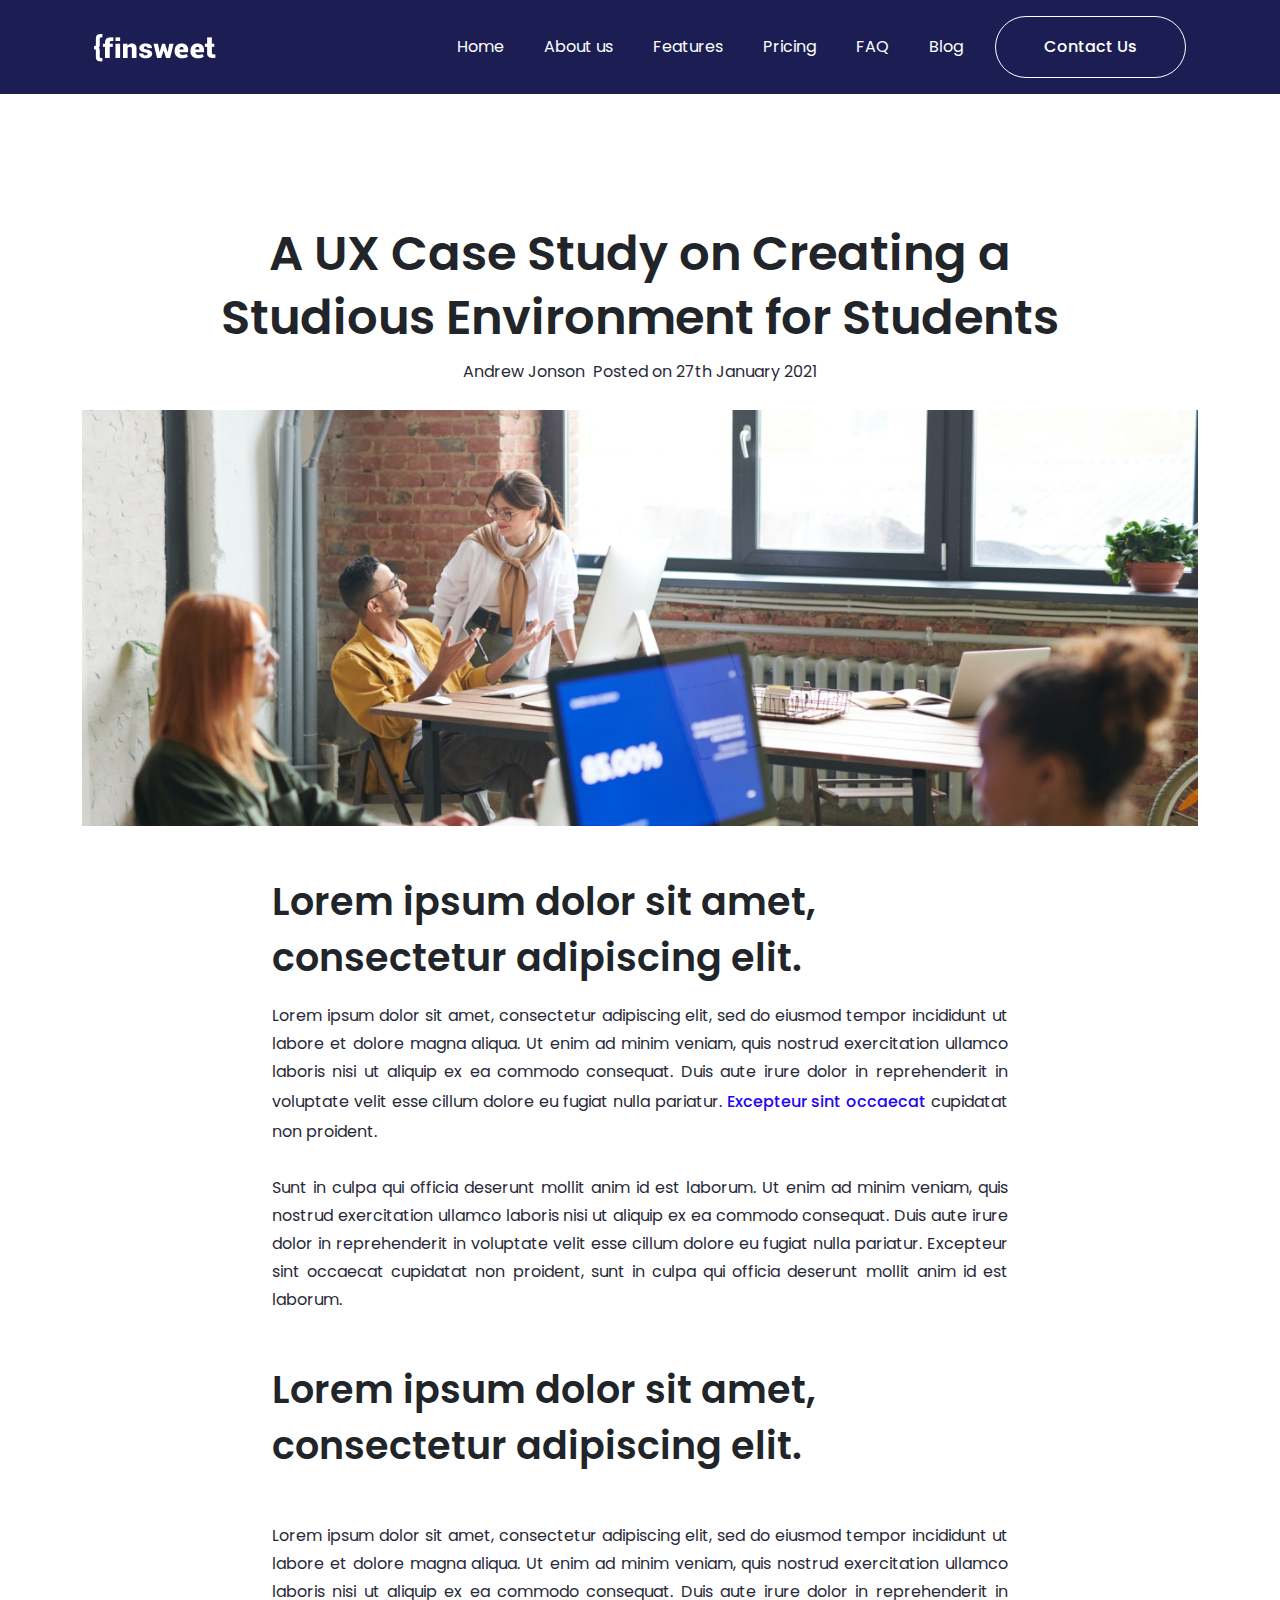
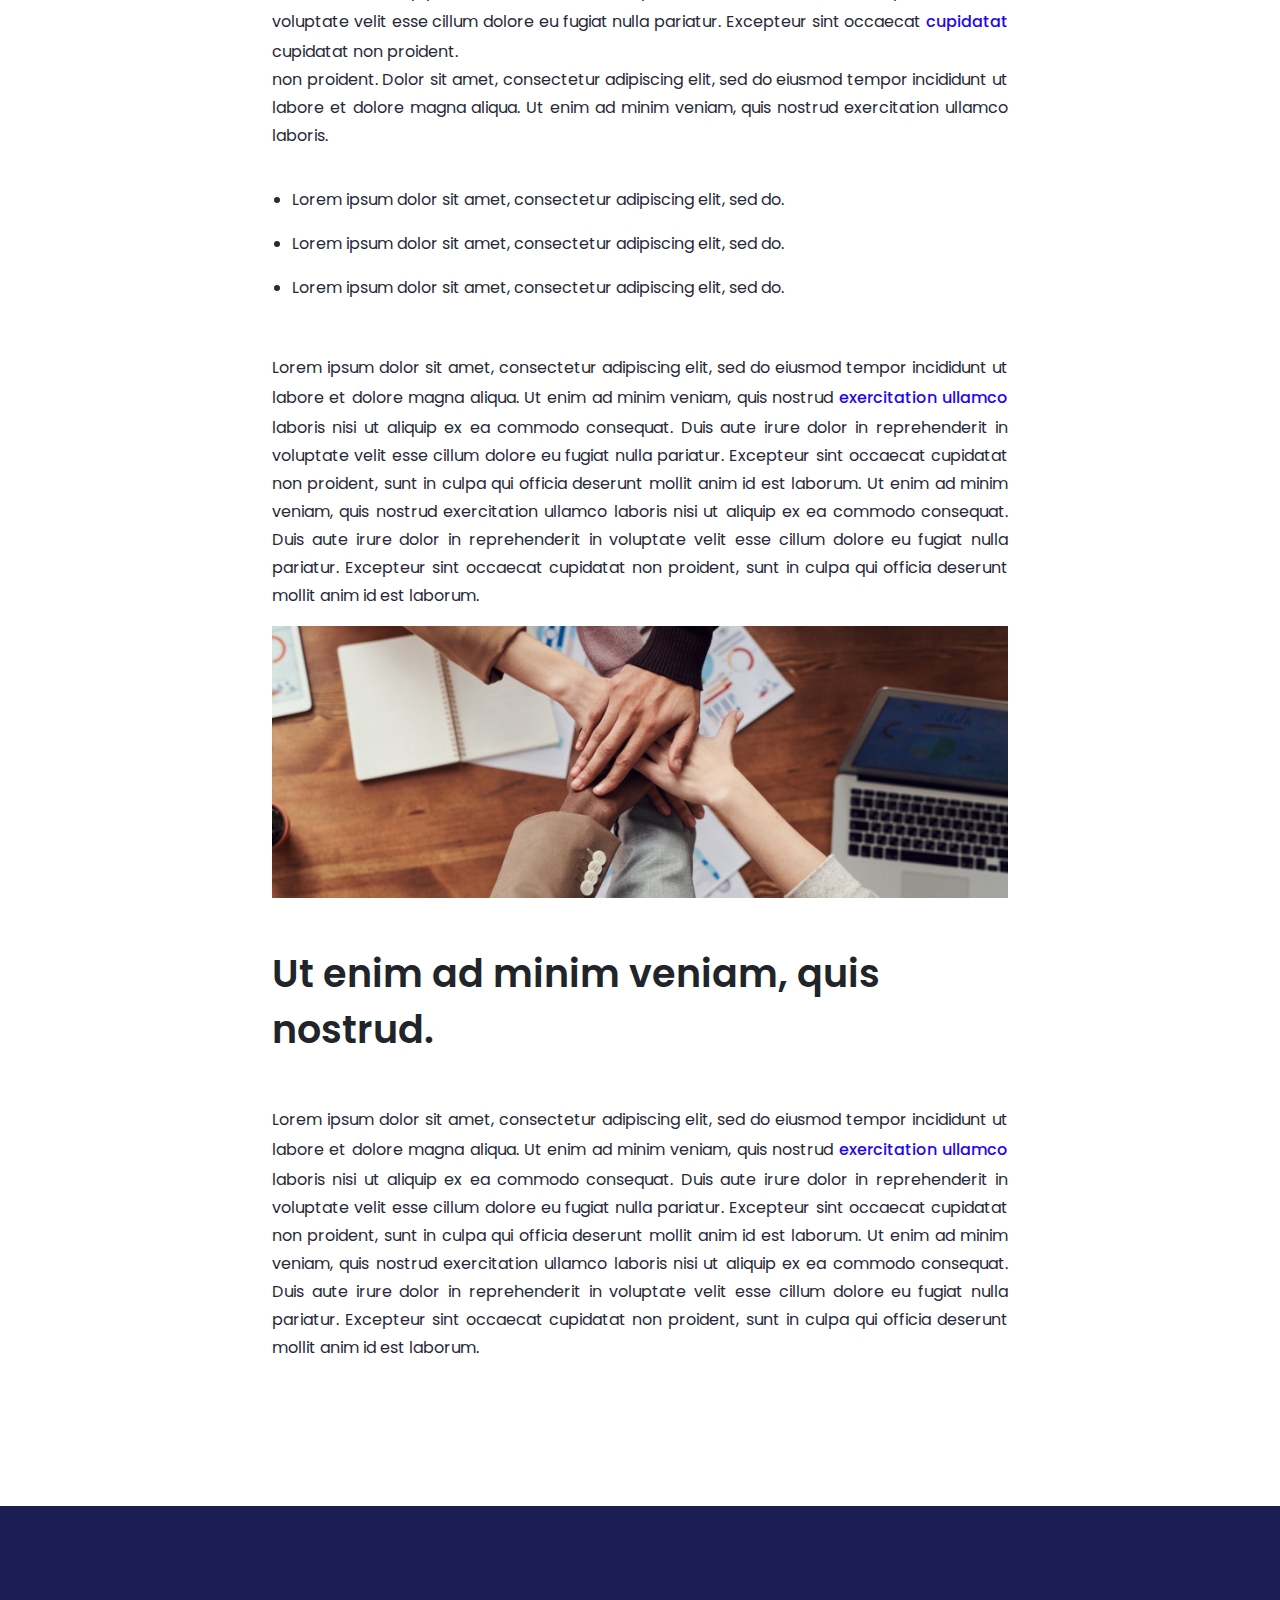
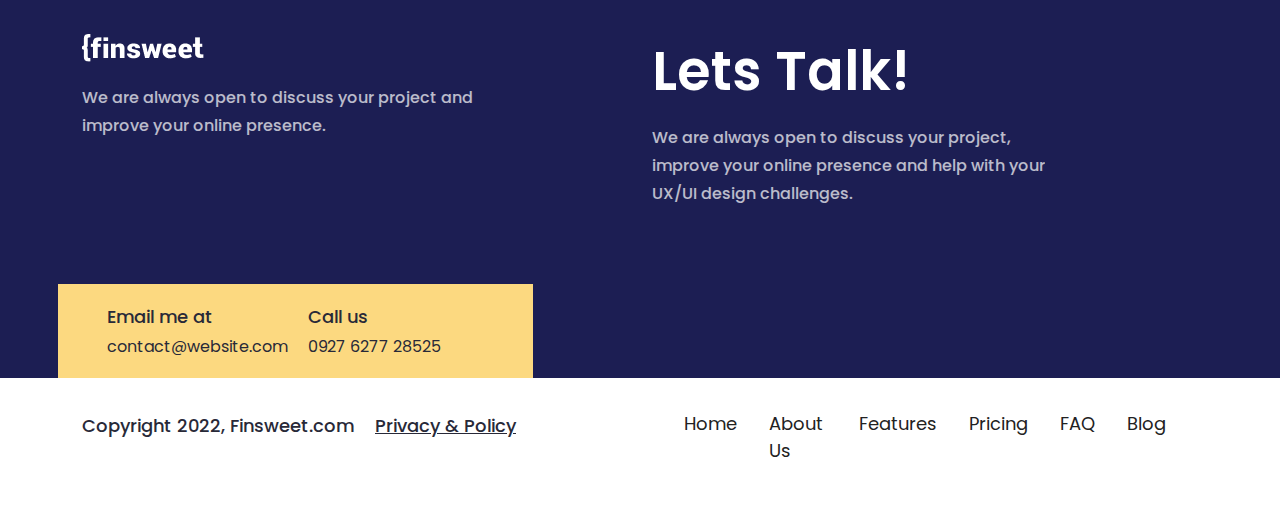
<file: blog-read.html>
<!DOCTYPE html>
<html lang="en">
  <head>
    <meta charset="UTF-8" />
    <meta name="viewport" content="width=device-width, initial-scale=1.0" />
    <title>finsweet</title>
    <!-- css file -->
    <link rel="stylesheet" href="css/bootstrap.min.css" />
    <link rel="stylesheet" href="css/style.css" />
    <link rel="stylesheet" href="css/all-page.css" />
    <link rel="stylesheet" href="css/responsive.css" />
    <!-- font link -->
    <link rel="preconnect" href="https://fonts.googleapis.com" />
    <link rel="preconnect" href="https://fonts.gstatic.com" crossorigin />
    <link
      href="https://fonts.googleapis.com/css2?family=Poppins:ital,wght@0,100;0,200;0,300;0,400;0,500;0,600;0,700;0,900;1,800&display=swap"
      rel="stylesheet"
    />
    <!-- font awesome -->
    <link
      rel="stylesheet"
      href="https://cdnjs.cloudflare.com/ajax/libs/font-awesome/6.4.0/css/all.min.css"
      integrity="sha512-iecdLmaskl7CVkqkXNQ/ZH/XLlvWZOJyj7Yy7tcenmpD1ypASozpmT/E0iPtmFIB46ZmdtAc9eNBvH0H/ZpiBw=="
      crossorigin="anonymous"
      referrerpolicy="no-referrer"
    />
  </head>
  <body>
    <!-- NAVBAR START SECTION -->
    <header id="header" class="sticky-lg-top fixed-top">
      <div class="container">
        <nav class="navbar py-3 navbar-expand-lg">
          <div class="container-fluid">
            <a class="navbar-brand" href="index.html"
              ><img src="images/logo.png" alt="logo"
            /></a>
            <button
              class="navbar-toggler"
              type="button"
              data-bs-toggle="offcanvas"
              data-bs-target="#offcanvasWithBothOptions"
              aria-controls="offcanvasWithBothOptions"
            >
              <span class="fs-2 text-white"
                ><i class="fa-solid fa-bars"></i
              ></span>
            </button>
            <div class="collapse navbar-collapse" id="navbarSupportedContent">
              <ul class="navbar-nav ms-auto me-4 mb-2 mb-lg-0">
                <li class="nav-item">
                  <a
                    class="nav-link text-white me-4"
                    aria-current="page"
                    href="index.html"
                    >Home</a
                  >
                </li>
                <li class="nav-item">
                  <a
                    class="nav-link text-white me-4"
                    aria-current="page"
                    href="about.html"
                    >About us</a
                  >
                </li>
                <li class="nav-item">
                  <a
                    class="nav-link text-white me-4"
                    aria-current="page"
                    href="features.html"
                    >Features</a
                  >
                </li>
                <li class="nav-item">
                  <a
                    class="nav-link text-white me-4"
                    aria-current="page"
                    href="pricing.html"
                    >Pricing</a
                  >
                </li>
                <li class="nav-item">
                  <a
                    class="nav-link text-white me-4"
                    aria-current="page"
                    href="faq.html"
                    >FAQ</a
                  >
                </li>
                <li class="nav-item">
                  <a
                    class="nav-link text-white"
                    aria-current="page"
                    href="blog.html"
                    >Blog</a
                  >
                </li>
              </ul>
              <a href="contact.html"
                ><button class="btn-web" type="submit">Contact Us</button></a
              >
            </div>

            <div
              class="offcanvas d-lg-none offcanvas-start bg-web-2"
              data-bs-scroll="true"
              tabindex="-1"
              id="offcanvasWithBothOptions"
              aria-labelledby="offcanvasWithBothOptionsLabel"
            >
              <div class="offcanvas-header">
                <a class="navbar-brand mx-auto" href="index.html"
                  ><img src="images/logo.png" alt="logo"
                /></a>
                <button
                  type="button"
                  class="btn-close"
                  data-bs-dismiss="offcanvas"
                  aria-label="Close"
                ></button>
              </div>
              <div class="offcanvas-body">
                <ul class="navbar-nav text-center mb-2 mb-lg-0">
                  <li class="nav-item">
                    <a
                      class="nav-link text-white mb-1"
                      aria-current="page"
                      href="index.html"
                      >Home</a
                    >
                  </li>
                  <li class="nav-item">
                    <a
                      class="nav-link text-white mb-1"
                      aria-current="page"
                      href="about.html"
                      >About us</a
                    >
                  </li>
                  <li class="nav-item">
                    <a
                      class="nav-link text-white mb-1"
                      aria-current="page"
                      href="features.html"
                      >Features</a
                    >
                  </li>
                  <li class="nav-item">
                    <a
                      class="nav-link text-white mb-1"
                      aria-current="page"
                      href="pricing.html"
                      >Pricing</a
                    >
                  </li>
                  <li class="nav-item">
                    <a
                      class="nav-link text-white mb-1"
                      aria-current="page"
                      href="faq.html"
                      >FAQ</a
                    >
                  </li>
                  <li class="nav-item">
                    <a
                      class="nav-link text-white mb-1"
                      aria-current="page"
                      href="work.html"
                      >Work</a
                    >
                  </li>
                  <li class="nav-item">
                    <a
                      class="nav-link text-white mb-1"
                      aria-current="page"
                      href="work-read.html"
                      >Work Read</a
                    >
                  </li>
                  <li class="nav-item">
                    <a
                      class="nav-link text-white mb-1"
                      aria-current="page"
                      href="blog.html"
                      >Blog</a
                    >
                  </li>
                  <li class="nav-item">
                    <a
                      class="nav-link text-white mb-1"
                      aria-current="page"
                      href="blog-read.html"
                      >Blog Read</a
                    >
                  </li>
                  <li class="nav-item">
                    <a
                      class="nav-link text-white"
                      aria-current="page"
                      href="privacy-policy.html"
                      >Privacy & Policy</a
                    >
                  </li>
                </ul>
                <a href="contact.html"
                  ><button class="btn-web w-100" type="submit">
                    Contact Us
                  </button></a
                >
              </div>
            </div>
          </div>
        </nav>
      </div>
    </header>
    <!-- PRIVACY & POLICY DETAILS -->
    <section id="read-more" class="padding-web">
      <div class="container">
        <h3 class="text-2 text-center">
          A UX Case Study on Creating a <br> Studious Environment for Students
        </h3>
        <p class="pera-web text-center mx-auto mb-4">Andrew Jonson<span class="ms-2">Posted on 27th January 2021</span></p>
        <div>
            <img src="images/blog/blog-banner.jpg" alt="blog banner" class="img-fluid">
        </div>
        
        
        
      </div>
      <div class="container">
        <div class="row">
          <div class="col-lg-8 offset-lg-2">
            <h3 class="text-3 mb-3 mt-5">Lorem ipsum dolor sit amet, consectetur adipiscing elit.
</h3>
            <p class="pera-web text-just">
              Lorem ipsum dolor sit amet, consectetur adipiscing elit, sed do
              eiusmod tempor incididunt ut labore et dolore magna aliqua. Ut
              enim ad minim veniam, quis nostrud exercitation ullamco laboris
              nisi ut aliquip ex ea commodo consequat. Duis aute irure dolor in
              reprehenderit in voluptate velit esse cillum dolore eu fugiat
              nulla pariatur.
              <a href="#" class="link-web">Excepteur sint occaecat</a> cupidatat
              non proident. <br />
              <br />
              Sunt in culpa qui officia deserunt mollit anim id est laborum. Ut
              enim ad minim veniam, quis nostrud exercitation ullamco laboris
              nisi ut aliquip ex ea commodo consequat. Duis aute irure dolor in
              reprehenderit in voluptate velit esse cillum dolore eu fugiat
              nulla pariatur. Excepteur sint occaecat cupidatat non proident,
              sunt in culpa qui officia deserunt mollit anim id est laborum.
            </p>
            <h3 class="text-3 my-5">Lorem ipsum dolor sit amet, consectetur adipiscing elit.</h3>
            <p class="pera-web mb-3 text-just">
              Lorem ipsum dolor sit amet, consectetur adipiscing elit, sed do eiusmod tempor incididunt ut labore et dolore magna aliqua. Ut enim ad minim veniam, quis nostrud exercitation ullamco laboris nisi ut aliquip ex ea commodo consequat. Duis aute irure dolor in reprehenderit in voluptate velit esse cillum dolore eu fugiat nulla pariatur. Excepteur sint occaecat <a href="#" class="link-web">cupidatat</a> cupidatat
              non proident. <br /> non proident. Dolor sit amet, consectetur adipiscing elit, sed do eiusmod tempor incididunt ut labore et dolore magna aliqua. Ut enim ad minim veniam, quis nostrud exercitation ullamco laboris.              
            </p>
            <ul class="d-flex flex-column">
                <li class="pera-web mb-3">Lorem ipsum dolor sit amet, consectetur adipiscing elit, sed do.</li>
                <li class="pera-web mb-3">Lorem ipsum dolor sit amet, consectetur adipiscing elit, sed do.</li>
                <li class="pera-web mb-3">Lorem ipsum dolor sit amet, consectetur adipiscing elit, sed do.</li>
            </ul>
            <p class="pera-web mt-3 text-just">Lorem ipsum dolor sit amet, consectetur adipiscing elit, sed do eiusmod tempor incididunt ut labore et dolore magna aliqua. Ut enim ad minim veniam, quis nostrud <a href="#" class="link-web">exercitation ullamco</a> laboris nisi ut aliquip ex ea commodo consequat. Duis aute irure dolor in reprehenderit in voluptate velit esse cillum dolore eu fugiat nulla pariatur. Excepteur sint occaecat cupidatat non proident, sunt in culpa qui officia deserunt mollit anim id est laborum. Ut enim ad minim veniam, quis nostrud exercitation ullamco laboris nisi ut aliquip ex ea commodo consequat. Duis aute irure dolor in reprehenderit in voluptate velit esse cillum dolore eu fugiat nulla pariatur. Excepteur sint occaecat cupidatat non proident, sunt in culpa qui officia deserunt mollit anim id est laborum.</p>
            <img src="images/blog/blog-read.jpg" alt="blog read" class="img-fluid">
            <h3 class="text-3 my-5">Ut enim ad minim veniam, quis nostrud.
</h3>
            <p class="pera-web mb-3 text-just">
              Lorem ipsum dolor sit amet, consectetur adipiscing elit, sed do eiusmod tempor incididunt ut labore et dolore magna aliqua. Ut enim ad minim veniam, quis nostrud <a href="#" class="link-web">exercitation ullamco</a> laboris nisi ut aliquip ex ea commodo consequat. Duis aute irure dolor in reprehenderit in voluptate velit esse cillum dolore eu fugiat nulla pariatur. Excepteur sint occaecat cupidatat non proident, sunt in culpa qui officia deserunt mollit anim id est laborum. Ut enim ad minim veniam, quis nostrud exercitation ullamco laboris nisi ut aliquip ex ea commodo consequat. Duis aute irure dolor in reprehenderit in voluptate velit esse cillum dolore eu fugiat nulla pariatur. Excepteur sint occaecat cupidatat non proident, sunt in culpa qui officia deserunt mollit anim id est laborum.
            </p>
          </div>
        </div>
      </div>
    </section>
    <!-- FOOTER SECTION START -->
    <footer id="footer">
      <div class="footer-top">
        <div class="container">
          <div class="row">
            <div class="col-lg-6">
              <a href="index.html"><img src="images/logo.png" alt="logo" /></a>
              <p class="pera-dark">
                We are always open to discuss your project and improve your
                online presence.
              </p>
            </div>
            <div class="col-lg-6">
              <h3 class="text-1 mb-3 text-white">Lets Talk!</h3>
              <p class="pera-dark mb-5">
                We are always open to discuss your project, improve your online
                presence and help with your UX/UI design challenges.
              </p>
              <div class="mb-lg-0 mb-4 text-lg-start text-center">
                <i
                  class="fa fa-facebook fa-brands text-white me-3 pera-web"
                  aria-hidden="true"
                ></i>
                <i
                  class="fa fa-twitter fa-brands text-white me-3 pera-web"
                  aria-hidden="true"
                ></i>
                <i
                  class="fa fa-instagram fa-brands text-white me-3 pera-web"
                  aria-hidden="true"
                ></i>
                <i
                  class="fa fa-linkedin fa-brands text-white me-3 pera-web"
                  aria-hidden="true"
                ></i>
              </div>
            </div>
          </div>
          <div class="footer-middle">
            <div class="row">
              <div class="col-lg-5 col-12 row bg-yellow row text-center text-sm-start">
                <div class="col-lg-6 col-sm-6 mb-sm-0 mb-4">
                  <p class="pera-max my-0">Email me at</p>
                  <p class="pera-web my-0">contact@website.com</p>
                </div>
                <hr class="d-sm-none">
                <div class="col-lg-6 col-sm-6">
                  <p class="pera-max my-0">Call us</p>
                  <p class="pera-web my-0">0927 6277 28525</p>
                </div>
              </div>
            </div>
          </div>
        </div>
      </div>

      <div class="footer-bottom">
        <div class="container">
          <div class="row">
            <div class="col-lg-6 order-2 order-lg-1">
              <p class="pera-max my-0 text-lg-start text-center">
                Copyright 2022, Finsweet.com
                <a href="privacy-policy.html" class="ms-3 text-dark d-sm-inline d-block"
                  >Privacy & Policy</a
                >
              </p>
            </div>
            <div class="col-lg-6 order-1 order-lg-2">
              <ul class="float-lg-end d-flex justify-content-md-between justify-content-start">
                <li><a href="index.html">Home</a></li>
                <li><a href="about.html">About Us</a></li>
                <li><a href="features.html">Features</a></li>
                <li><a href="pricing.html">Pricing</a></li>
                <li><a href="faq.html">FAQ</a></li>
                <li><a href="blog.html">Blog</a></li>
            </ul>
            </div>
          </div>
        </div>
      </div>
    </footer>

    <!-- js file -->
    <script src="js/bootstrap.bundle.min.js"></script>
  </body>
</html>
</file>
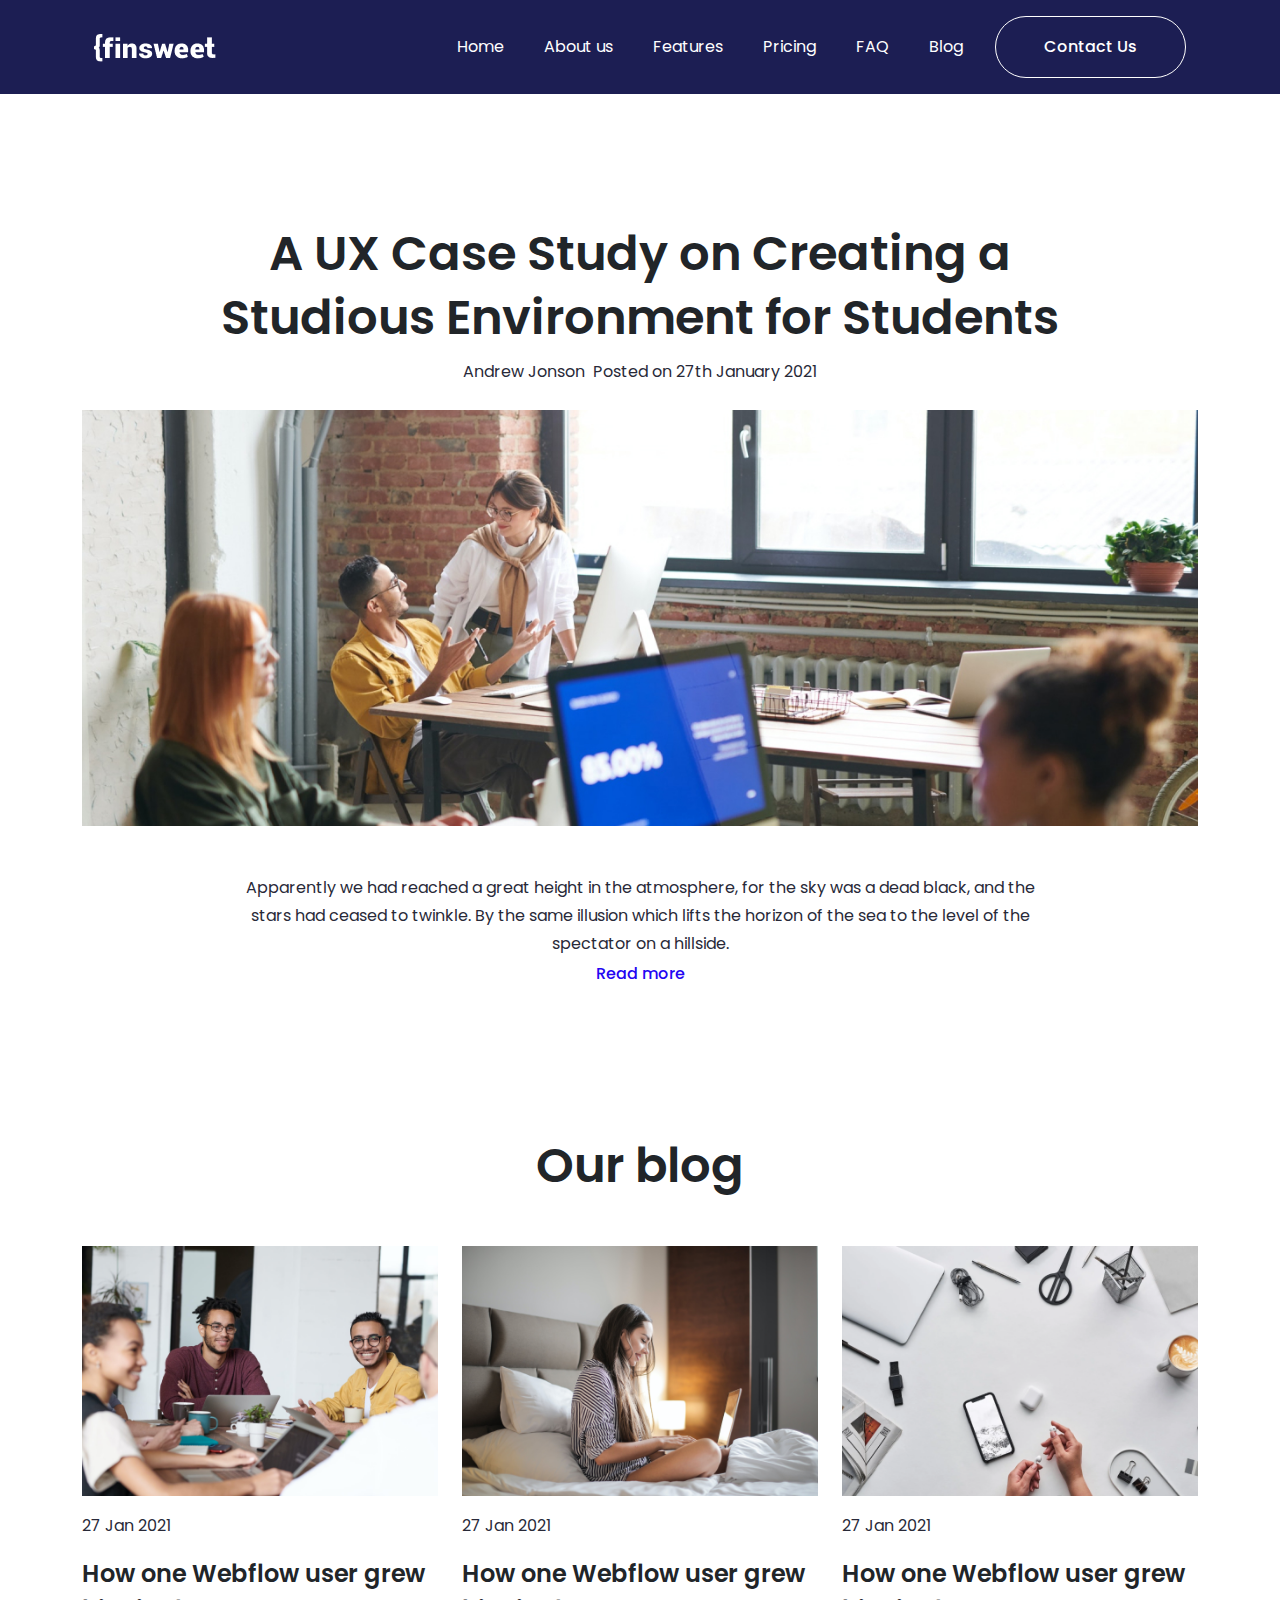
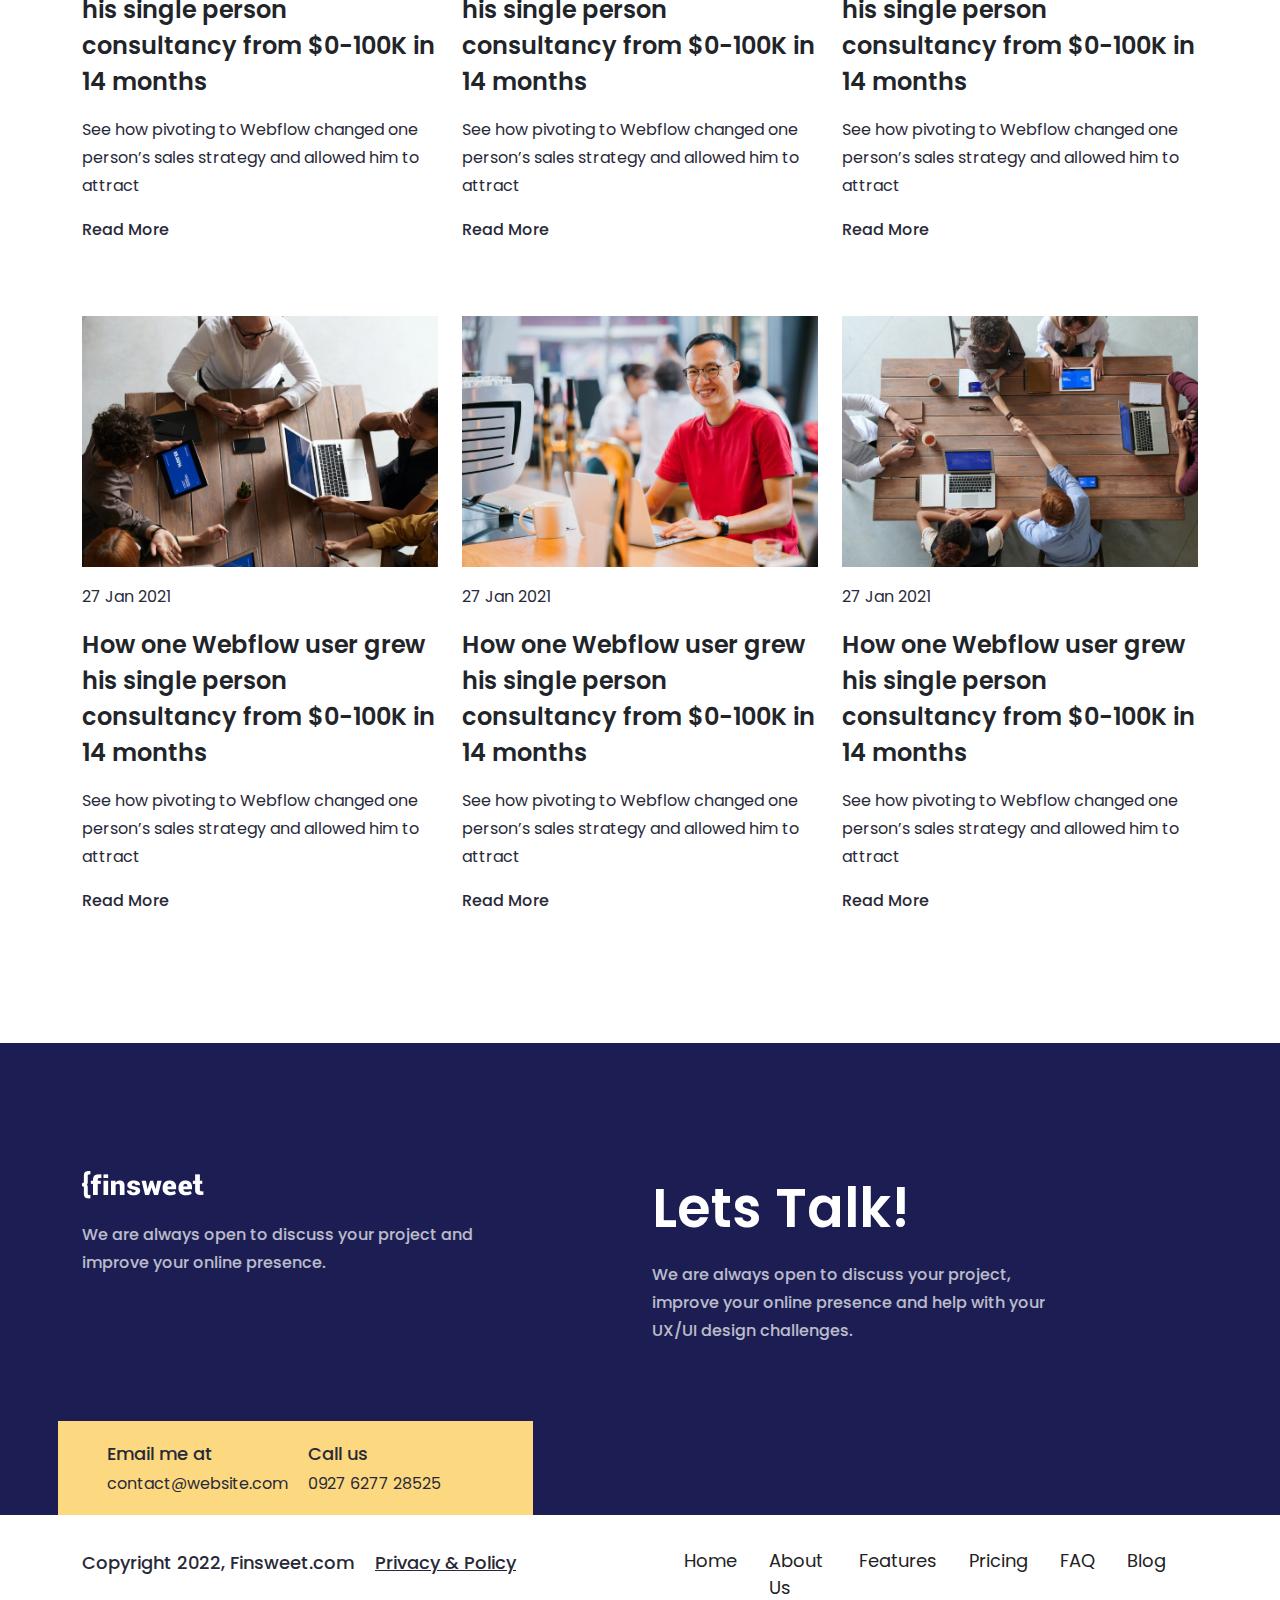
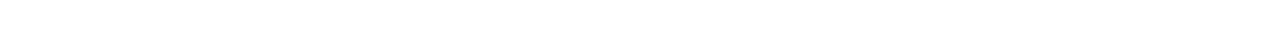
<file: blog.html>
<!DOCTYPE html>
<html lang="en">
  <head>
    <meta charset="UTF-8" />
    <meta name="viewport" content="width=device-width, initial-scale=1.0" />
    <title>finsweet</title>
    <!-- css file -->
    <link rel="stylesheet" href="css/bootstrap.min.css" />
    <link rel="stylesheet" href="css/style.css" />
    <link rel="stylesheet" href="css/all-page.css" />
    <link rel="stylesheet" href="css/responsive.css" />
    <!-- font link -->
    <link rel="preconnect" href="https://fonts.googleapis.com" />
    <link rel="preconnect" href="https://fonts.gstatic.com" crossorigin />
    <link
      href="https://fonts.googleapis.com/css2?family=Poppins:ital,wght@0,100;0,200;0,300;0,400;0,500;0,600;0,700;0,900;1,800&display=swap"
      rel="stylesheet"
    />
    <!-- font awesome -->
    <link
      rel="stylesheet"
      href="https://cdnjs.cloudflare.com/ajax/libs/font-awesome/6.4.0/css/all.min.css"
      integrity="sha512-iecdLmaskl7CVkqkXNQ/ZH/XLlvWZOJyj7Yy7tcenmpD1ypASozpmT/E0iPtmFIB46ZmdtAc9eNBvH0H/ZpiBw=="
      crossorigin="anonymous"
      referrerpolicy="no-referrer"
    />
  </head>
  <body>
    <!-- NAVBAR START SECTION -->
    <header id="header" class="sticky-lg-top fixed-top">
      <div class="container">
        <nav class="navbar py-3 navbar-expand-lg">
          <div class="container-fluid">
            <a class="navbar-brand" href="index.html"
              ><img src="images/logo.png" alt="logo"
            /></a>
            <button
              class="navbar-toggler"
              type="button"
              data-bs-toggle="offcanvas"
              data-bs-target="#offcanvasWithBothOptions"
              aria-controls="offcanvasWithBothOptions"
            >
              <span class="fs-2 text-white"
                ><i class="fa-solid fa-bars"></i
              ></span>
            </button>
            <div class="collapse navbar-collapse" id="navbarSupportedContent">
              <ul class="navbar-nav ms-auto me-4 mb-2 mb-lg-0">
                <li class="nav-item">
                  <a
                    class="nav-link text-white me-4"
                    aria-current="page"
                    href="index.html"
                    >Home</a
                  >
                </li>
                <li class="nav-item">
                  <a
                    class="nav-link text-white me-4"
                    aria-current="page"
                    href="about.html"
                    >About us</a
                  >
                </li>
                <li class="nav-item">
                  <a
                    class="nav-link text-white me-4"
                    aria-current="page"
                    href="features.html"
                    >Features</a
                  >
                </li>
                <li class="nav-item">
                  <a
                    class="nav-link text-white me-4"
                    aria-current="page"
                    href="pricing.html"
                    >Pricing</a
                  >
                </li>
                <li class="nav-item">
                  <a
                    class="nav-link text-white me-4"
                    aria-current="page"
                    href="faq.html"
                    >FAQ</a
                  >
                </li>
                <li class="nav-item">
                  <a
                    class="nav-link text-white"
                    aria-current="page"
                    href="blog.html"
                    >Blog</a
                  >
                </li>
              </ul>
              <a href="contact.html"
                ><button class="btn-web" type="submit">Contact Us</button></a
              >
            </div>

            <div
              class="offcanvas d-lg-none offcanvas-start bg-web-2"
              data-bs-scroll="true"
              tabindex="-1"
              id="offcanvasWithBothOptions"
              aria-labelledby="offcanvasWithBothOptionsLabel"
            >
              <div class="offcanvas-header">
                <a class="navbar-brand mx-auto" href="index.html"
                  ><img src="images/logo.png" alt="logo"
                /></a>
                <button
                  type="button"
                  class="btn-close"
                  data-bs-dismiss="offcanvas"
                  aria-label="Close"
                ></button>
              </div>
              <div class="offcanvas-body">
                <ul class="navbar-nav text-center mb-2 mb-lg-0">
                  <li class="nav-item">
                    <a
                      class="nav-link text-white mb-1"
                      aria-current="page"
                      href="index.html"
                      >Home</a
                    >
                  </li>
                  <li class="nav-item">
                    <a
                      class="nav-link text-white mb-1"
                      aria-current="page"
                      href="about.html"
                      >About us</a
                    >
                  </li>
                  <li class="nav-item">
                    <a
                      class="nav-link text-white mb-1"
                      aria-current="page"
                      href="features.html"
                      >Features</a
                    >
                  </li>
                  <li class="nav-item">
                    <a
                      class="nav-link text-white mb-1"
                      aria-current="page"
                      href="pricing.html"
                      >Pricing</a
                    >
                  </li>
                  <li class="nav-item">
                    <a
                      class="nav-link text-white mb-1"
                      aria-current="page"
                      href="faq.html"
                      >FAQ</a
                    >
                  </li>
                  <li class="nav-item">
                    <a
                      class="nav-link text-white mb-1"
                      aria-current="page"
                      href="work.html"
                      >Work</a
                    >
                  </li>
                  <li class="nav-item">
                    <a
                      class="nav-link text-white mb-1"
                      aria-current="page"
                      href="work-read.html"
                      >Work Read</a
                    >
                  </li>
                  <li class="nav-item">
                    <a
                      class="nav-link text-white mb-1"
                      aria-current="page"
                      href="blog.html"
                      >Blog</a
                    >
                  </li>
                  <li class="nav-item">
                    <a
                      class="nav-link text-white mb-1"
                      aria-current="page"
                      href="blog-read.html"
                      >Blog Read</a
                    >
                  </li>
                  <li class="nav-item">
                    <a
                      class="nav-link text-white"
                      aria-current="page"
                      href="privacy-policy.html"
                      >Privacy & Policy</a
                    >
                  </li>
                </ul>
                <a href="contact.html"
                  ><button class="btn-web w-100" type="submit">
                    Contact Us
                  </button></a
                >
              </div>
            </div>
          </div>
        </nav>
      </div>
    </header>
    <!-- FAQ DETAILS START -->
    <section id="blog-banner" class="padding-web">
      <div class="container">
        <h3 class="text-2 text-center">
          A UX Case Study on Creating a <br> Studious Environment for Students
        </h3>
        <p class="pera-web text-center mx-auto mb-4">Andrew Jonson<span class="ms-2">Posted on 27th January 2021</span></p>
        <img src="images/blog/blog-banner.jpg" alt="blog banner" class="img-fluid">
        <p class="pera-web mx-auto mt-5">Apparently we had reached a great height in the atmosphere, for the sky was a dead black, and the stars had ceased to twinkle. By the same illusion which lifts the horizon of the sea to the level of the spectator on a hillside. <br><a href="blog-read.html" class="link-web  text-center">Read more</a></p>
        
        
      </div>
    </section>
    <!-- BLOG SECTION START  -->
    <section id="blog" class="padding-web pt-0">
      <div class="container">
        <div class="blog-top">
          <h3 class="text-2 mb-5 text-center">Our blog</h3>
        </div>
        <div class="blog-bottom">
          <div class="row row-cols-1 row-cols-lg-3 row-cols-md-2 g-4">
            <div class="col mb-lg-5">
              <div class="blog-item">
                <img src="images/blog/blog1.png" class="card-img-top" alt="..." />
                <p class="pera-web my-3">27 Jan 2021</p>
                
                <h3 class="text-5 mb-3">
                  How one Webflow user grew his single person consultancy from $0-100K in 14 months
                </h3>
                <p class="pera-web mb-3">
                  See how pivoting to Webflow changed one person’s sales strategy and allowed him to attract
                </p>
                <a class="link-dark text-dark" href="#"
                  >Read More<i class="fa-solid fa-arrow-right ms-3"></i
                ></a>
              </div>
            </div>
            <div class="col mb-lg-5">
              <div class="blog-item">
                <img src="images/blog/blog2.png" class="card-img-top" alt="..." />
                <p class="pera-web my-3">27 Jan 2021</p>
                
                <h3 class="text-5 mb-3">
                  How one Webflow user grew his single person consultancy from $0-100K in 14 months
                </h3>
                <p class="pera-web mb-3">
                  See how pivoting to Webflow changed one person’s sales strategy and allowed him to attract
                </p>
                <a class="link-dark text-dark" href="#"
                  >Read More<i class="fa-solid fa-arrow-right ms-3"></i
                ></a>
              </div>
            </div>
            <div class="col mb-lg-5">
              <div class="blog-item">
                <img src="images/blog/blog3.png" class="card-img-top" alt="..." />
                <p class="pera-web my-3">27 Jan 2021</p>
                
                <h3 class="text-5 mb-3">
                  How one Webflow user grew his single person consultancy from $0-100K in 14 months
                </h3>
                <p class="pera-web mb-3">
                  See how pivoting to Webflow changed one person’s sales strategy and allowed him to attract
                </p>
                <a class="link-dark text-dark" href="#"
                  >Read More<i class="fa-solid fa-arrow-right ms-3"></i
                ></a>
              </div>
            </div>
            <div class="col">
              <div class="blog-item">
                <img src="images/blog/blog4.png" class="card-img-top" alt="..." />
                <p class="pera-web my-3">27 Jan 2021</p>
                
                <h3 class="text-5 mb-3">
                  How one Webflow user grew his single person consultancy from $0-100K in 14 months
                </h3>
                <p class="pera-web mb-3">
                  See how pivoting to Webflow changed one person’s sales strategy and allowed him to attract
                </p>
                <a class="link-dark text-dark" href="#"
                  >Read More<i class="fa-solid fa-arrow-right ms-3"></i
                ></a>
              </div>
            </div>
            <div class="col">
              <div class="blog-item">
                <img src="images/blog/blog5.png" class="card-img-top" alt="..." />
                <p class="pera-web my-3">27 Jan 2021</p>
                
                <h3 class="text-5 mb-3">
                  How one Webflow user grew his single person consultancy from $0-100K in 14 months
                </h3>
                <p class="pera-web mb-3">
                  See how pivoting to Webflow changed one person’s sales strategy and allowed him to attract
                </p>
                <a class="link-dark text-dark" href="#"
                  >Read More<i class="fa-solid fa-arrow-right ms-3"></i
                ></a>
              </div>
            </div>
            <div class="col">
              <div class="blog-item">
                <img src="images/blog/blog6.png" class="card-img-top" alt="..." />
                <p class="pera-web my-3">27 Jan 2021</p>
                
                <h3 class="text-5 mb-3">
                  How one Webflow user grew his single person consultancy from $0-100K in 14 months
                </h3>
                <p class="pera-web mb-3">
                  See how pivoting to Webflow changed one person’s sales strategy and allowed him to attract
                </p>
                <a class="link-dark text-dark" href="#"
                  >Read More<i class="fa-solid fa-arrow-right ms-3"></i
                ></a>
              </div>
            </div>
          </div>
        </div>
      </div>
    </section>
    <!-- FOOTER SECTION START -->
    <footer id="footer">
      <div class="footer-top">
        <div class="container">
          <div class="row">
            <div class="col-lg-6">
              <a href="index.html"><img src="images/logo.png" alt="logo" /></a>
              <p class="pera-dark">
                We are always open to discuss your project and improve your
                online presence.
              </p>
            </div>
            <div class="col-lg-6">
              <h3 class="text-1 mb-3 text-white">Lets Talk!</h3>
              <p class="pera-dark mb-5">
                We are always open to discuss your project, improve your online
                presence and help with your UX/UI design challenges.
              </p>
              <div class="mb-lg-0 mb-4 text-lg-start text-center">
                <i
                  class="fa fa-facebook fa-brands text-white me-3 pera-web"
                  aria-hidden="true"
                ></i>
                <i
                  class="fa fa-twitter fa-brands text-white me-3 pera-web"
                  aria-hidden="true"
                ></i>
                <i
                  class="fa fa-instagram fa-brands text-white me-3 pera-web"
                  aria-hidden="true"
                ></i>
                <i
                  class="fa fa-linkedin fa-brands text-white me-3 pera-web"
                  aria-hidden="true"
                ></i>
              </div>
            </div>
          </div>
          <div class="footer-middle">
            <div class="row">
              <div class="col-lg-5 col-12 row bg-yellow row text-center text-sm-start">
                <div class="col-lg-6 col-sm-6 mb-sm-0 mb-4">
                  <p class="pera-max my-0">Email me at</p>
                  <p class="pera-web my-0">contact@website.com</p>
                </div>
                <hr class="d-sm-none">
                <div class="col-lg-6 col-sm-6">
                  <p class="pera-max my-0">Call us</p>
                  <p class="pera-web my-0">0927 6277 28525</p>
                </div>
              </div>
            </div>
          </div>
        </div>
      </div>

      <div class="footer-bottom">
        <div class="container">
          <div class="row">
            <div class="col-lg-6 order-2 order-lg-1">
              <p class="pera-max my-0 text-lg-start text-center">
                Copyright 2022, Finsweet.com
                <a href="privacy-policy.html" class="ms-3 text-dark d-sm-inline d-block"
                  >Privacy & Policy</a
                >
              </p>
            </div>
            <div class="col-lg-6 order-1 order-lg-2">
              <ul class="float-lg-end d-flex justify-content-md-between justify-content-start">
                <li><a href="index.html">Home</a></li>
                <li><a href="about.html">About Us</a></li>
                <li><a href="features.html">Features</a></li>
                <li><a href="pricing.html">Pricing</a></li>
                <li><a href="faq.html">FAQ</a></li>
                <li><a href="blog.html">Blog</a></li>
            </ul>
            </div>
          </div>
        </div>
      </div>
    </footer>

    <!-- js file -->
    <script src="js/bootstrap.bundle.min.js"></script>
  </body>
</html>
</file>
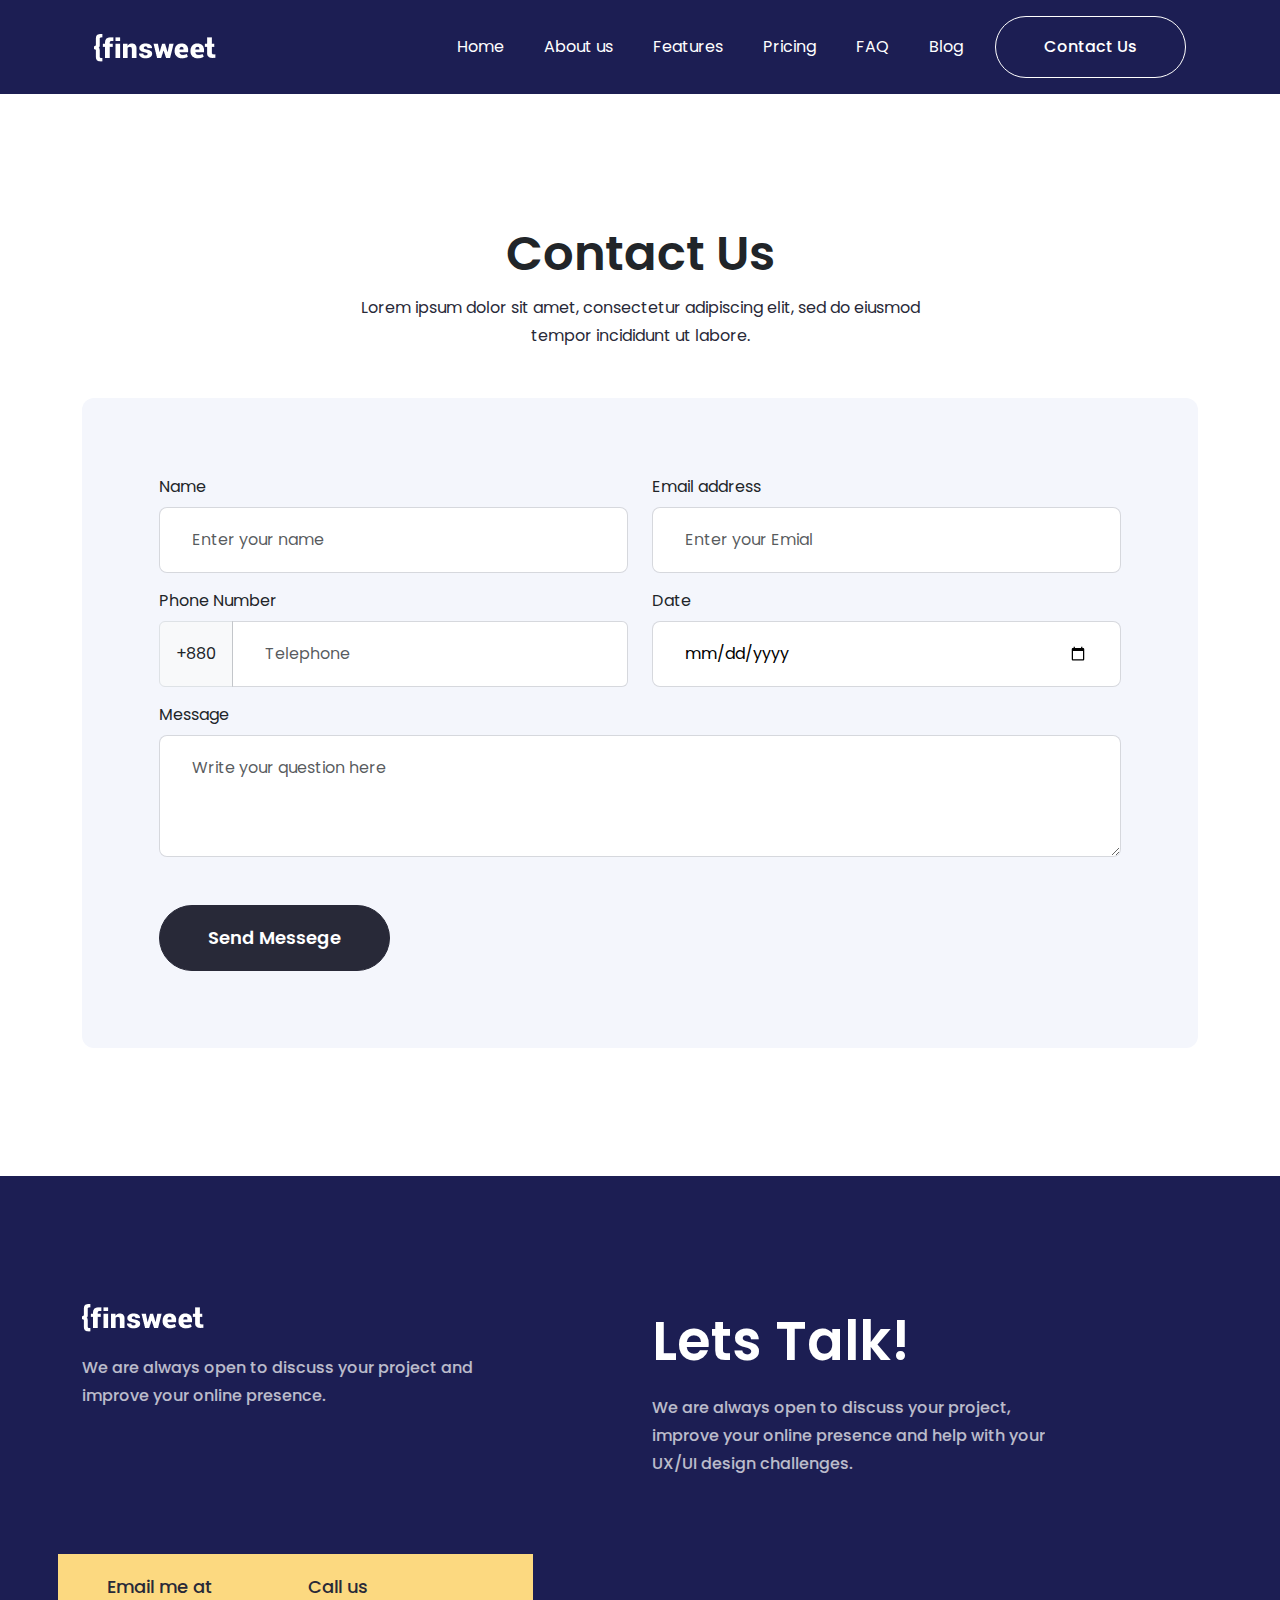
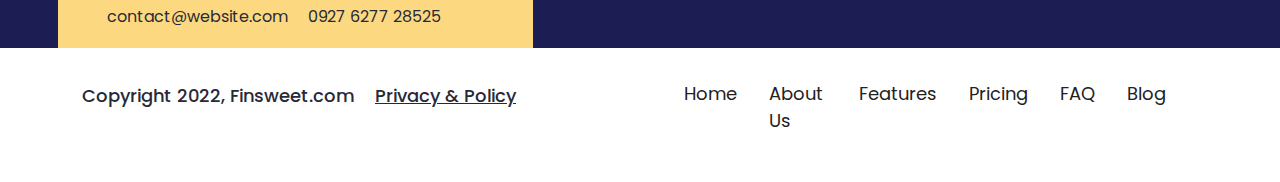
<file: contact.html>
<!DOCTYPE html>
<html lang="en">
  <head>
    <meta charset="UTF-8" />
    <meta name="viewport" content="width=device-width, initial-scale=1.0" />
    <title>finsweet</title>
    <!-- css file -->
    <link rel="stylesheet" href="css/bootstrap.min.css" />
    <link rel="stylesheet" href="css/style.css" />
    <link rel="stylesheet" href="css/all-page.css" />
    <link rel="stylesheet" href="css/responsive.css" />
    <!-- font link -->
    <link rel="preconnect" href="https://fonts.googleapis.com" />
    <link rel="preconnect" href="https://fonts.gstatic.com" crossorigin />
    <link
      href="https://fonts.googleapis.com/css2?family=Poppins:ital,wght@0,100;0,200;0,300;0,400;0,500;0,600;0,700;0,900;1,800&display=swap"
      rel="stylesheet"
    />
    <!-- font awesome -->
    <link
      rel="stylesheet"
      href="https://cdnjs.cloudflare.com/ajax/libs/font-awesome/6.4.0/css/all.min.css"
      integrity="sha512-iecdLmaskl7CVkqkXNQ/ZH/XLlvWZOJyj7Yy7tcenmpD1ypASozpmT/E0iPtmFIB46ZmdtAc9eNBvH0H/ZpiBw=="
      crossorigin="anonymous"
      referrerpolicy="no-referrer"
    />
  </head>
  <body>
    <!-- NAVBAR START SECTION -->
    <header id="header" class="sticky-lg-top fixed-top">
      <div class="container">
        <nav class="navbar py-3 navbar-expand-lg">
          <div class="container-fluid">
            <a class="navbar-brand" href="index.html"
              ><img src="images/logo.png" alt="logo"
            /></a>
            <button
              class="navbar-toggler"
              type="button"
              data-bs-toggle="offcanvas"
              data-bs-target="#offcanvasWithBothOptions"
              aria-controls="offcanvasWithBothOptions"
            >
              <span class="fs-2 text-white"
                ><i class="fa-solid fa-bars"></i
              ></span>
            </button>
            <div class="collapse navbar-collapse" id="navbarSupportedContent">
              <ul class="navbar-nav ms-auto me-4 mb-2 mb-lg-0">
                <li class="nav-item">
                  <a
                    class="nav-link text-white me-4"
                    aria-current="page"
                    href="index.html"
                    >Home</a
                  >
                </li>
                <li class="nav-item">
                  <a
                    class="nav-link text-white me-4"
                    aria-current="page"
                    href="about.html"
                    >About us</a
                  >
                </li>
                <li class="nav-item">
                  <a
                    class="nav-link text-white me-4"
                    aria-current="page"
                    href="features.html"
                    >Features</a
                  >
                </li>
                <li class="nav-item">
                  <a
                    class="nav-link text-white me-4"
                    aria-current="page"
                    href="pricing.html"
                    >Pricing</a
                  >
                </li>
                <li class="nav-item">
                  <a
                    class="nav-link text-white me-4"
                    aria-current="page"
                    href="faq.html"
                    >FAQ</a
                  >
                </li>
                <li class="nav-item">
                  <a
                    class="nav-link text-white"
                    aria-current="page"
                    href="blog.html"
                    >Blog</a
                  >
                </li>
              </ul>
              <a href="contact.html"
                ><button class="btn-web" type="submit">Contact Us</button></a
              >
            </div>

            <div
              class="offcanvas d-lg-none offcanvas-start bg-web-2"
              data-bs-scroll="true"
              tabindex="-1"
              id="offcanvasWithBothOptions"
              aria-labelledby="offcanvasWithBothOptionsLabel"
            >
              <div class="offcanvas-header">
                <a class="navbar-brand mx-auto" href="index.html"
                  ><img src="images/logo.png" alt="logo"
                /></a>
                <button
                  type="button"
                  class="btn-close"
                  data-bs-dismiss="offcanvas"
                  aria-label="Close"
                ></button>
              </div>
              <div class="offcanvas-body">
                <ul class="navbar-nav text-center mb-2 mb-lg-0">
                  <li class="nav-item">
                    <a
                      class="nav-link text-white mb-1"
                      aria-current="page"
                      href="index.html"
                      >Home</a
                    >
                  </li>
                  <li class="nav-item">
                    <a
                      class="nav-link text-white mb-1"
                      aria-current="page"
                      href="about.html"
                      >About us</a
                    >
                  </li>
                  <li class="nav-item">
                    <a
                      class="nav-link text-white mb-1"
                      aria-current="page"
                      href="features.html"
                      >Features</a
                    >
                  </li>
                  <li class="nav-item">
                    <a
                      class="nav-link text-white mb-1"
                      aria-current="page"
                      href="pricing.html"
                      >Pricing</a
                    >
                  </li>
                  <li class="nav-item">
                    <a
                      class="nav-link text-white mb-1"
                      aria-current="page"
                      href="faq.html"
                      >FAQ</a
                    >
                  </li>
                  <li class="nav-item">
                    <a
                      class="nav-link text-white mb-1"
                      aria-current="page"
                      href="work.html"
                      >Work</a
                    >
                  </li>
                  <li class="nav-item">
                    <a
                      class="nav-link text-white mb-1"
                      aria-current="page"
                      href="work-read.html"
                      >Work Read</a
                    >
                  </li>
                  <li class="nav-item">
                    <a
                      class="nav-link text-white mb-1"
                      aria-current="page"
                      href="blog.html"
                      >Blog</a
                    >
                  </li>
                  <li class="nav-item">
                    <a
                      class="nav-link text-white mb-1"
                      aria-current="page"
                      href="blog-read.html"
                      >Blog Read</a
                    >
                  </li>
                  <li class="nav-item">
                    <a
                      class="nav-link text-white"
                      aria-current="page"
                      href="privacy-policy.html"
                      >Privacy & Policy</a
                    >
                  </li>
                </ul>
                <a href="contact.html"
                  ><button class="btn-web w-100" type="submit">
                    Contact Us
                  </button></a
                >
              </div>
            </div>
          </div>
        </nav>
      </div>
    </header>
    <!-- Contact-us start here -->
    <section id="contact" class="padding-web">
      <div class="container">
        <h3 class="text-2 mx-auto text-center">Contact Us</h3>
        <p class="pera-web mb-5 mx-auto text-center">
          Lorem ipsum dolor sit amet, consectetur adipiscing elit, sed do
          eiusmod tempor incididunt ut labore.
        </p>
        <div class="contact-form">
          <form>
            <div class="row">
              <div class="col-lg-6">
                <div class="mb-3">
                  <label for="inputName" class="form-label">Name</label>
                  <input
                    type="text"
                    class="form-control"
                    id="inputName"
                    placeholder="Enter your name"
                    class="mb-4"
                  />
                </div>
              </div>
              <div class="col-lg-6">
                <div class="mb-3">
                  <label for="InputEmail" class="form-label"
                    >Email address</label
                  >
                  <input
                    type="email"
                    class="form-control"
                    id="InputEmail"
                    placeholder="Enter your Emial"
                    class="mb-4"
                  />
                </div>
              </div>
            </div>
            <div class="row">
              <div class="col-lg-6">
                <div class="mb-3">
                  <label for="inputSubject" class="form-label"
                    >Phone Number</label
                  >
                  <div class="input-group mb-3">
                    <span class="input-group-text px-3 rounded-start" id="basic-addon1"
                      >+880</span
                    >
                    <input
                      type="tel"
                      class="form-control rounded-end"
                      placeholder="Telephone"
                      aria-label="Username"
                      aria-describedby="basic-addon1"
                    />
                  </div>
                </div>
              </div>
              <div class="col-lg-6">
                <div class="mb-3">
                  <label for="inputSub" class="form-label">Date</label>
                  <input
                    type="date"
                    class="form-control"
                    id="inputSub"
                    class="mb-4"
                  />
                </div>
              </div>
            </div>
            <div class="mb-3">
              <label for="exampleFormControlTextarea1" class="form-label"
                >Message</label
              >
              <textarea
                class="form-control mb-5"
                id="exampleFormControlTextarea1"
                rows="3"
                placeholder="Write your question here"
              ></textarea>
            </div>
            <button class="btn-web-3">Send Messege</button>
          </form>
        </div>
      </div>
    </section>
    <!-- FOOTER SECTION START -->
    <footer id="footer">
      <div class="footer-top">
        <div class="container">
          <div class="row">
            <div class="col-lg-6">
              <a href="index.html"><img src="images/logo.png" alt="logo" /></a>
              <p class="pera-dark">
                We are always open to discuss your project and improve your
                online presence.
              </p>
            </div>
            <div class="col-lg-6">
              <h3 class="text-1 mb-3 text-white">Lets Talk!</h3>
              <p class="pera-dark mb-5">
                We are always open to discuss your project, improve your online
                presence and help with your UX/UI design challenges.
              </p>
              <div class="mb-lg-0 mb-4 text-lg-start text-center">
                <i
                  class="fa fa-facebook fa-brands text-white me-3 pera-web"
                  aria-hidden="true"
                ></i>
                <i
                  class="fa fa-twitter fa-brands text-white me-3 pera-web"
                  aria-hidden="true"
                ></i>
                <i
                  class="fa fa-instagram fa-brands text-white me-3 pera-web"
                  aria-hidden="true"
                ></i>
                <i
                  class="fa fa-linkedin fa-brands text-white me-3 pera-web"
                  aria-hidden="true"
                ></i>
              </div>
            </div>
          </div>
          <div class="footer-middle">
            <div class="row">
              <div class="col-lg-5 col-12 row bg-yellow row text-center text-sm-start">
                <div class="col-lg-6 col-sm-6 mb-sm-0 mb-4">
                  <p class="pera-max my-0">Email me at</p>
                  <p class="pera-web my-0">contact@website.com</p>
                </div>
                <hr class="d-sm-none">
                <div class="col-lg-6 col-sm-6">
                  <p class="pera-max my-0">Call us</p>
                  <p class="pera-web my-0">0927 6277 28525</p>
                </div>
              </div>
            </div>
          </div>
        </div>
      </div>

      <div class="footer-bottom">
        <div class="container">
          <div class="row">
            <div class="col-lg-6 order-2 order-lg-1">
              <p class="pera-max my-0 text-lg-start text-center">
                Copyright 2022, Finsweet.com
                <a href="privacy-policy.html" class="ms-3 text-dark d-sm-inline d-block"
                  >Privacy & Policy</a
                >
              </p>
            </div>
            <div class="col-lg-6 order-1 order-lg-2">
              <ul class="float-lg-end d-flex justify-content-md-between justify-content-start">
                <li><a href="index.html">Home</a></li>
                <li><a href="about.html">About Us</a></li>
                <li><a href="features.html">Features</a></li>
                <li><a href="pricing.html">Pricing</a></li>
                <li><a href="faq.html">FAQ</a></li>
                <li><a href="blog.html">Blog</a></li>
            </ul>
            </div>
          </div>
        </div>
      </div>
    </footer>

    <!-- js file -->
    <script src="js/bootstrap.bundle.min.js"></script>
  </body>
</html>
</file>
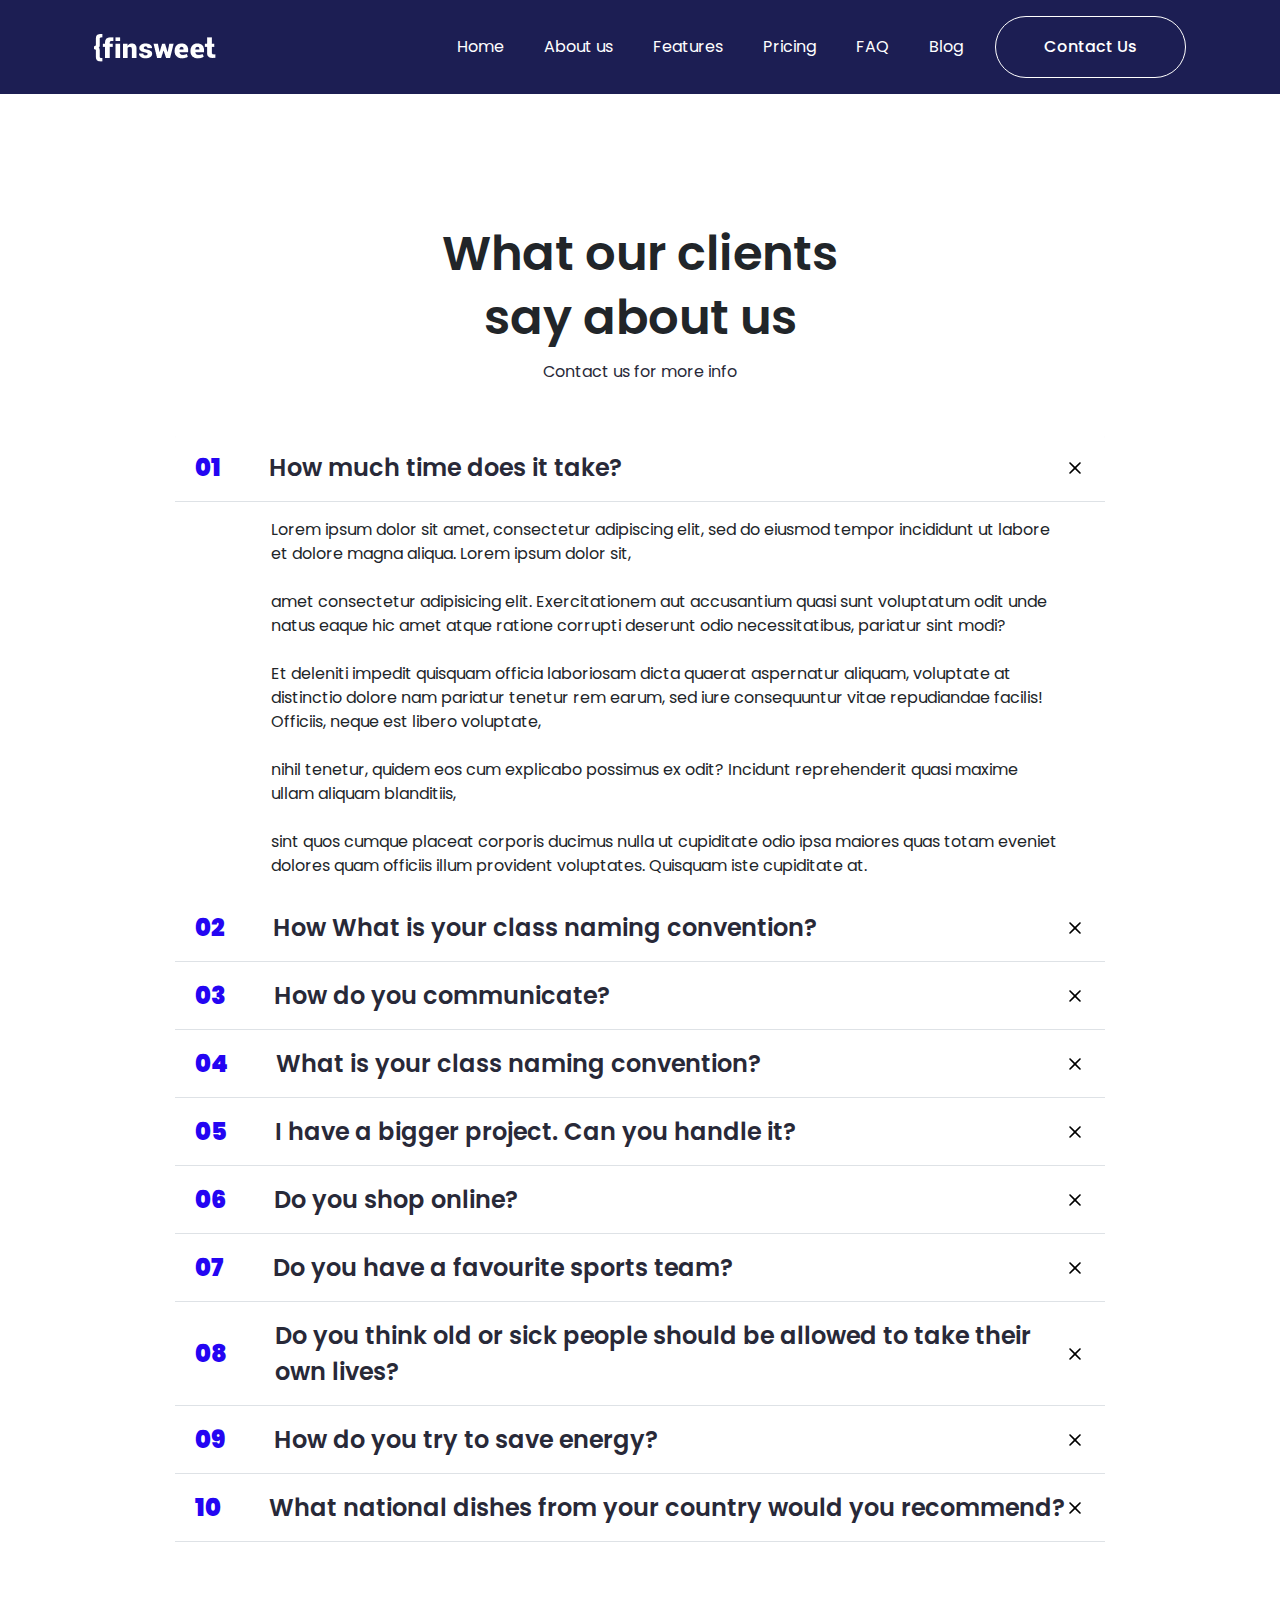
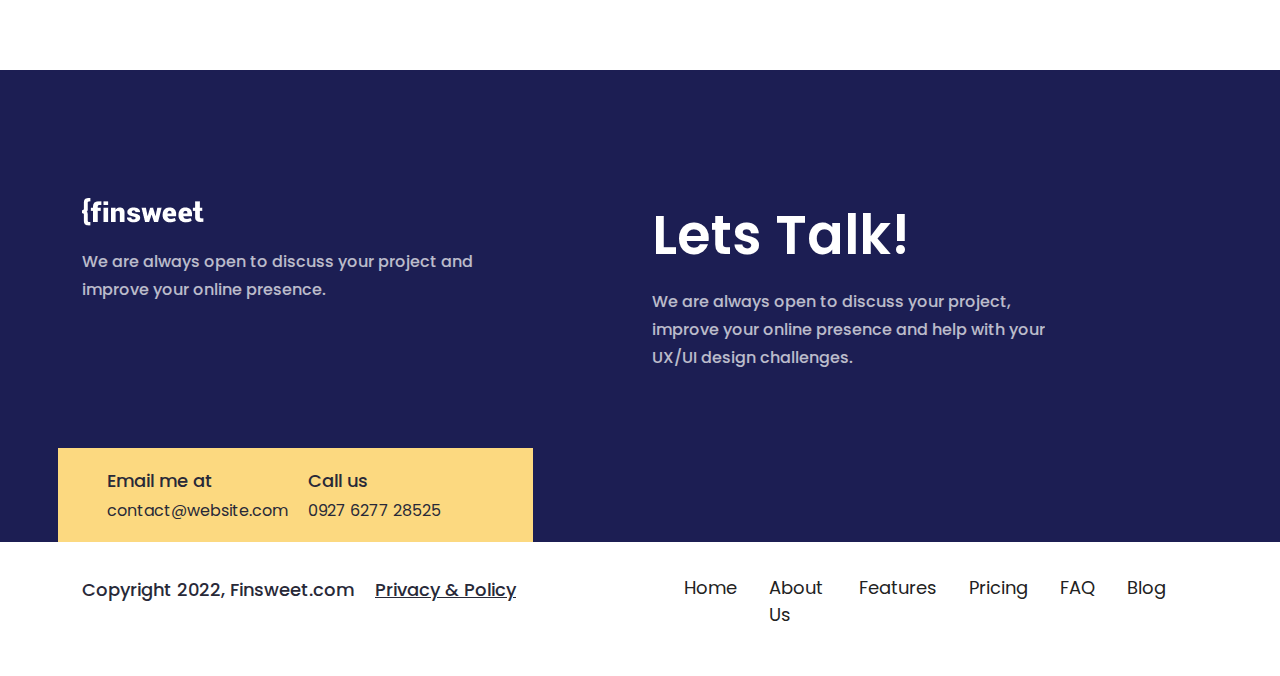
<file: faq.html>
<!DOCTYPE html>
<html lang="en">
  <head>
    <meta charset="UTF-8" />
    <meta name="viewport" content="width=device-width, initial-scale=1.0" />
    <title>finsweet</title>
    <!-- css file -->
    <link rel="stylesheet" href="css/bootstrap.min.css" />
    <link rel="stylesheet" href="css/style.css" />
    <link rel="stylesheet" href="css/all-page.css" />
    <link rel="stylesheet" href="css/responsive.css" />
    <!-- font link -->
    <link rel="preconnect" href="https://fonts.googleapis.com" />
    <link rel="preconnect" href="https://fonts.gstatic.com" crossorigin />
    <link
      href="https://fonts.googleapis.com/css2?family=Poppins:ital,wght@0,100;0,200;0,300;0,400;0,500;0,600;0,700;0,900;1,800&display=swap"
      rel="stylesheet"
    />
    <!-- font awesome -->
    <link
      rel="stylesheet"
      href="https://cdnjs.cloudflare.com/ajax/libs/font-awesome/6.4.0/css/all.min.css"
      integrity="sha512-iecdLmaskl7CVkqkXNQ/ZH/XLlvWZOJyj7Yy7tcenmpD1ypASozpmT/E0iPtmFIB46ZmdtAc9eNBvH0H/ZpiBw=="
      crossorigin="anonymous"
      referrerpolicy="no-referrer"
    />
  </head>
  <body>
    <!-- NAVBAR START SECTION -->
    <header id="header" class="sticky-lg-top fixed-top">
      <div class="container">
        <nav class="navbar py-3 navbar-expand-lg">
          <div class="container-fluid">
            <a class="navbar-brand" href="index.html"
              ><img src="images/logo.png" alt="logo"
            /></a>
            <button
              class="navbar-toggler"
              type="button"
              data-bs-toggle="offcanvas"
              data-bs-target="#offcanvasWithBothOptions"
              aria-controls="offcanvasWithBothOptions"
            >
              <span class="fs-2 text-white"
                ><i class="fa-solid fa-bars"></i
              ></span>
            </button>
            <div class="collapse navbar-collapse" id="navbarSupportedContent">
              <ul class="navbar-nav ms-auto me-4 mb-2 mb-lg-0">
                <li class="nav-item">
                  <a
                    class="nav-link text-white me-4"
                    aria-current="page"
                    href="index.html"
                    >Home</a
                  >
                </li>
                <li class="nav-item">
                  <a
                    class="nav-link text-white me-4"
                    aria-current="page"
                    href="about.html"
                    >About us</a
                  >
                </li>
                <li class="nav-item">
                  <a
                    class="nav-link text-white me-4"
                    aria-current="page"
                    href="features.html"
                    >Features</a
                  >
                </li>
                <li class="nav-item">
                  <a
                    class="nav-link text-white me-4"
                    aria-current="page"
                    href="pricing.html"
                    >Pricing</a
                  >
                </li>
                <li class="nav-item">
                  <a
                    class="nav-link text-white me-4"
                    aria-current="page"
                    href="faq.html"
                    >FAQ</a
                  >
                </li>
                <li class="nav-item">
                  <a
                    class="nav-link text-white"
                    aria-current="page"
                    href="blog.html"
                    >Blog</a
                  >
                </li>
              </ul>
              <a href="contact.html"
                ><button class="btn-web" type="submit">Contact Us</button></a
              >
            </div>

            <div
              class="offcanvas d-lg-none offcanvas-start bg-web-2"
              data-bs-scroll="true"
              tabindex="-1"
              id="offcanvasWithBothOptions"
              aria-labelledby="offcanvasWithBothOptionsLabel"
            >
              <div class="offcanvas-header">
                <a class="navbar-brand mx-auto" href="index.html"
                  ><img src="images/logo.png" alt="logo"
                /></a>
                <button
                  type="button"
                  class="btn-close"
                  data-bs-dismiss="offcanvas"
                  aria-label="Close"
                ></button>
              </div>
              <div class="offcanvas-body">
                <ul class="navbar-nav text-center mb-2 mb-lg-0">
                  <li class="nav-item">
                    <a
                      class="nav-link text-white mb-1"
                      aria-current="page"
                      href="index.html"
                      >Home</a
                    >
                  </li>
                  <li class="nav-item">
                    <a
                      class="nav-link text-white mb-1"
                      aria-current="page"
                      href="about.html"
                      >About us</a
                    >
                  </li>
                  <li class="nav-item">
                    <a
                      class="nav-link text-white mb-1"
                      aria-current="page"
                      href="features.html"
                      >Features</a
                    >
                  </li>
                  <li class="nav-item">
                    <a
                      class="nav-link text-white mb-1"
                      aria-current="page"
                      href="pricing.html"
                      >Pricing</a
                    >
                  </li>
                  <li class="nav-item">
                    <a
                      class="nav-link text-white mb-1"
                      aria-current="page"
                      href="faq.html"
                      >FAQ</a
                    >
                  </li>
                  <li class="nav-item">
                    <a
                      class="nav-link text-white mb-1"
                      aria-current="page"
                      href="work.html"
                      >Work</a
                    >
                  </li>
                  <li class="nav-item">
                    <a
                      class="nav-link text-white mb-1"
                      aria-current="page"
                      href="work-read.html"
                      >Work Read</a
                    >
                  </li>
                  <li class="nav-item">
                    <a
                      class="nav-link text-white mb-1"
                      aria-current="page"
                      href="blog.html"
                      >Blog</a
                    >
                  </li>
                  <li class="nav-item">
                    <a
                      class="nav-link text-white mb-1"
                      aria-current="page"
                      href="blog-read.html"
                      >Blog Read</a
                    >
                  </li>
                  <li class="nav-item">
                    <a
                      class="nav-link text-white"
                      aria-current="page"
                      href="privacy-policy.html"
                      >Privacy & Policy</a
                    >
                  </li>
                </ul>
                <a href="contact.html"
                  ><button class="btn-web w-100" type="submit">
                    Contact Us
                  </button></a
                >
              </div>
            </div>
          </div>
        </nav>
      </div>
    </header>
    <!-- FAQ DETAILS START -->
    <section id="faq-details" class="padding-web">
      <div class="container">
        <h3 class="text-2 text-center">
          What our clients<br />
          say about us
        </h3>
        <p class="pera-web text-center mx-auto">Contact us for more info</p>
        <div class="col-lg-10 mx-auto mt-5">
          <div class="accordion" id="accordionExample">
            <div class="accordion-item border-0">
              <h2 class="accordion-header">
                <button
                  class="accordion-button text-5 bg-white text-dark"
                  type="button"
                  data-bs-toggle="collapse"
                  data-bs-target="#collapseOne"
                  aria-expanded="true"
                  aria-controls="collapseOne"
                >
                  <span class="link-web me-5 fs-4 fw-bolder text-capitalize"
                    >01</span
                  >
                  How much time does it take?
                </button>
              </h2>
              <div
                id="collapseOne"
                class="accordion-collapse collapse show"
                data-bs-parent="#accordionExample"
              >
                <div class="accordion-body ms-5 ps-5 pe-5">
                  Lorem ipsum dolor sit amet, consectetur adipiscing elit, sed
                  do eiusmod tempor incididunt ut labore et dolore magna aliqua.
                  Lorem ipsum dolor sit, <br />
                  <br />

                  amet consectetur adipisicing elit. Exercitationem aut
                  accusantium quasi sunt voluptatum odit unde natus eaque hic
                  amet atque ratione corrupti deserunt odio necessitatibus,
                  pariatur sint modi? <br />
                  <br />

                  Et deleniti impedit quisquam officia laboriosam dicta quaerat
                  aspernatur aliquam, voluptate at distinctio dolore nam
                  pariatur tenetur rem earum, sed iure consequuntur vitae
                  repudiandae facilis! Officiis, neque est libero voluptate,
                  <br />
                  <br />

                  nihil tenetur, quidem eos cum explicabo possimus ex odit?
                  Incidunt reprehenderit quasi maxime ullam aliquam blanditiis,
                  <br />
                  <br />

                  sint quos cumque placeat corporis ducimus nulla ut cupiditate
                  odio ipsa maiores quas totam eveniet dolores quam officiis
                  illum provident voluptates. Quisquam iste cupiditate at.
                </div>
              </div>
            </div>
            <div class="accordion-item border-0">
              <h2 class="accordion-header">
                <button
                  class="accordion-button text-5 bg-white text-dark"
                  type="button"
                  data-bs-toggle="collapse"
                  data-bs-target="#collapseTwo"
                  aria-expanded="true"
                  aria-controls="collapseTwo"
                >
                  <span class="link-web me-5 fs-4 fw-bolder text-capitalize"
                    >02</span
                  >
                  How What is your class naming convention?
                </button>
              </h2>
              <div
                id="collapseTwo"
                class="accordion-collapse collapse"
                data-bs-parent="#accordionExample"
              >
                <div class="accordion-body ms-5 ps-5 pe-5">
                  Lorem ipsum dolor sit amet, consectetur adipiscing elit, sed
                  do eiusmod tempor incididunt ut labore et dolore magna aliqua.
                </div>
              </div>
            </div>
            <div class="accordion-item border-0">
              <h2 class="accordion-header">
                <button
                  class="accordion-button text-5 bg-white text-dark"
                  type="button"
                  data-bs-toggle="collapse"
                  data-bs-target="#collapseThree"
                  aria-expanded="true"
                  aria-controls="collapseThree"
                >
                  <span class="link-web me-5 fs-4 fw-bolder text-capitalize"
                    >03</span
                  >
                  How do you communicate?
                </button>
              </h2>
              <div
                id="collapseThree"
                class="accordion-collapse collapse"
                data-bs-parent="#accordionExample"
              >
                <div class="accordion-body ms-5 ps-5 pe-5">
                  Lorem ipsum dolor sit amet, consectetur adipiscing elit, sed
                  do eiusmod tempor incididunt ut labore et dolore magna aliqua.
                </div>
              </div>
            </div>
            <div class="accordion-item border-0">
              <h2 class="accordion-header">
                <button
                  class="accordion-button text-5 bg-white text-dark"
                  type="button"
                  data-bs-toggle="collapse"
                  data-bs-target="#collapseFour"
                  aria-expanded="true"
                  aria-controls="collapseFour"
                >
                  <span class="link-web me-5 fs-4 fw-bolder text-capitalize"
                    >04</span
                  >
                  What is your class naming convention?
                </button>
              </h2>
              <div
                id="collapseFour"
                class="accordion-collapse collapse"
                data-bs-parent="#accordionExample"
              >
                <div class="accordion-body ms-5 ps-5 pe-5">
                  Lorem ipsum dolor sit amet, consectetur adipiscing elit, sed
                  do eiusmod tempor incididunt ut labore et dolore magna aliqua.
                </div>
              </div>
            </div>
            <div class="accordion-item border-0">
              <h2 class="accordion-header">
                <button
                  class="accordion-button text-5 bg-white text-dark"
                  type="button"
                  data-bs-toggle="collapse"
                  data-bs-target="#collapseFive"
                  aria-expanded="true"
                  aria-controls="collapseFive"
                >
                  <span class="link-web me-5 fs-4 fw-bolder text-capitalize"
                    >05</span
                  >
                  I have a bigger project. Can you handle it?
                </button>
              </h2>
              <div
                id="collapseFive"
                class="accordion-collapse collapse"
                data-bs-parent="#accordionExample"
              >
                <div class="accordion-body ms-5 ps-5 pe-5">
                  Lorem ipsum dolor sit amet, consectetur adipiscing elit, sed
                  do eiusmod tempor incididunt ut labore et dolore magna aliqua.
                </div>
              </div>
            </div>
            <div class="accordion-item border-0">
              <h2 class="accordion-header">
                <button
                  class="accordion-button text-5 bg-white text-dark"
                  type="button"
                  data-bs-toggle="collapse"
                  data-bs-target="#collapseSix"
                  aria-expanded="true"
                  aria-controls="collapseSix"
                >
                  <span class="link-web me-5 fs-4 fw-bolder text-capitalize"
                    >06</span
                  >
                  Do you shop online?
                </button>
              </h2>
              <div
                id="collapseSix"
                class="accordion-collapse collapse"
                data-bs-parent="#accordionExample"
              >
                <div class="accordion-body ms-5 ps-5 pe-5">
                  Lorem ipsum dolor sit amet, consectetur adipiscing elit, sed
                  do eiusmod tempor incididunt ut labore et dolore magna aliqua.
                </div>
              </div>
            </div>
            <div class="accordion-item border-0">
              <h2 class="accordion-header">
                <button
                  class="accordion-button text-5 bg-white text-dark"
                  type="button"
                  data-bs-toggle="collapse"
                  data-bs-target="#collapseSeven"
                  aria-expanded="true"
                  aria-controls="collapseSeven"
                >
                  <span class="link-web me-5 fs-4 fw-bolder text-capitalize"
                    >07</span
                  >
                  Do you have a favourite sports team?
                </button>
              </h2>
              <div
                id="collapseSeven"
                class="accordion-collapse collapse"
                data-bs-parent="#accordionExample"
              >
                <div class="accordion-body ms-5 ps-5 pe-5">
                  Lorem ipsum dolor sit amet, consectetur adipiscing elit, sed
                  do eiusmod tempor incididunt ut labore et dolore magna aliqua.
                </div>
              </div>
            </div>
            <div class="accordion-item border-0">
              <h2 class="accordion-header">
                <button
                  class="accordion-button text-5 bg-white text-dark"
                  type="button"
                  data-bs-toggle="collapse"
                  data-bs-target="#collapseEight"
                  aria-expanded="true"
                  aria-controls="collapseEight"
                >
                  <span class="link-web me-5 fs-4 fw-bolder text-capitalize"
                    >08</span
                  >
                  Do you think old or sick people should be allowed to take
                  their own lives?
                </button>
              </h2>
              <div
                id="collapseEight"
                class="accordion-collapse collapse"
                data-bs-parent="#accordionExample"
              >
                <div class="accordion-body ms-5 ps-5 pe-5">
                  Lorem ipsum dolor sit amet, consectetur adipiscing elit, sed
                  do eiusmod tempor incididunt ut labore et dolore magna aliqua.
                </div>
              </div>
            </div>
            <div class="accordion-item border-0">
              <h2 class="accordion-header">
                <button
                  class="accordion-button text-5 bg-white text-dark"
                  type="button"
                  data-bs-toggle="collapse"
                  data-bs-target="#collapseNine"
                  aria-expanded="true"
                  aria-controls="collapseNine"
                >
                  <span class="link-web me-5 fs-4 fw-bolder text-capitalize"
                    >09</span
                  >
                  How do you try to save energy?
                </button>
              </h2>
              <div
                id="collapseNine"
                class="accordion-collapse collapse"
                data-bs-parent="#accordionExample"
              >
                <div class="accordion-body ms-5 ps-5 pe-5">
                  Lorem ipsum dolor sit amet, consectetur adipiscing elit, sed
                  do eiusmod tempor incididunt ut labore et dolore magna aliqua.
                </div>
              </div>
            </div>
            <div class="accordion-item border-0">
              <h2 class="accordion-header">
                <button
                  class="accordion-button text-5 bg-white text-dark"
                  type="button"
                  data-bs-toggle="collapse"
                  data-bs-target="#collapseTen"
                  aria-expanded="true"
                  aria-controls="collapseTen"
                >
                  <span class="link-web me-5 fs-4 fw-bolder text-capitalize"
                    >10</span
                  >
                  What national dishes from your country would you recommend?
                </button>
              </h2>
              <div
                id="collapseTen"
                class="accordion-collapse collapse"
                data-bs-parent="#accordionExample"
              >
                <div class="accordion-body ms-5 ps-5 pe-5">
                  Lorem ipsum dolor sit amet, consectetur adipiscing elit, sed
                  do eiusmod tempor incididunt ut labore et dolore magna aliqua.
                </div>
              </div>
            </div>
          </div>
        </div>
      </div>
    </section>
    <!-- FOOTER SECTION START -->
    <footer id="footer">
      <div class="footer-top">
        <div class="container">
          <div class="row">
            <div class="col-lg-6">
              <a href="index.html"><img src="images/logo.png" alt="logo" /></a>
              <p class="pera-dark">
                We are always open to discuss your project and improve your
                online presence.
              </p>
            </div>
            <div class="col-lg-6">
              <h3 class="text-1 mb-3 text-white">Lets Talk!</h3>
              <p class="pera-dark mb-5">
                We are always open to discuss your project, improve your online
                presence and help with your UX/UI design challenges.
              </p>
              <div class="mb-lg-0 mb-4 text-lg-start text-center">
                <i
                  class="fa fa-facebook fa-brands text-white me-3 pera-web"
                  aria-hidden="true"
                ></i>
                <i
                  class="fa fa-twitter fa-brands text-white me-3 pera-web"
                  aria-hidden="true"
                ></i>
                <i
                  class="fa fa-instagram fa-brands text-white me-3 pera-web"
                  aria-hidden="true"
                ></i>
                <i
                  class="fa fa-linkedin fa-brands text-white me-3 pera-web"
                  aria-hidden="true"
                ></i>
              </div>
            </div>
          </div>
          <div class="footer-middle">
            <div class="row">
              <div class="col-lg-5 col-12 row bg-yellow row text-center text-sm-start">
                <div class="col-lg-6 col-sm-6 mb-sm-0 mb-4">
                  <p class="pera-max my-0">Email me at</p>
                  <p class="pera-web my-0">contact@website.com</p>
                </div>
                <hr class="d-sm-none">
                <div class="col-lg-6 col-sm-6">
                  <p class="pera-max my-0">Call us</p>
                  <p class="pera-web my-0">0927 6277 28525</p>
                </div>
              </div>
            </div>
          </div>
        </div>
      </div>

      <div class="footer-bottom">
        <div class="container">
          <div class="row">
            <div class="col-lg-6 order-2 order-lg-1">
              <p class="pera-max my-0 text-lg-start text-center">
                Copyright 2022, Finsweet.com
                <a href="privacy-policy.html" class="ms-3 text-dark d-sm-inline d-block"
                  >Privacy & Policy</a
                >
              </p>
            </div>
            <div class="col-lg-6 order-1 order-lg-2">
              <ul class="float-lg-end d-flex justify-content-md-between justify-content-start">
                <li><a href="index.html">Home</a></li>
                <li><a href="about.html">About Us</a></li>
                <li><a href="features.html">Features</a></li>
                <li><a href="pricing.html">Pricing</a></li>
                <li><a href="faq.html">FAQ</a></li>
                <li><a href="blog.html">Blog</a></li>
            </ul>
            </div>
          </div>
        </div>
      </div>
    </footer>

    <!-- js file -->
    <script src="js/bootstrap.bundle.min.js"></script>
  </body>
</html>
</file>
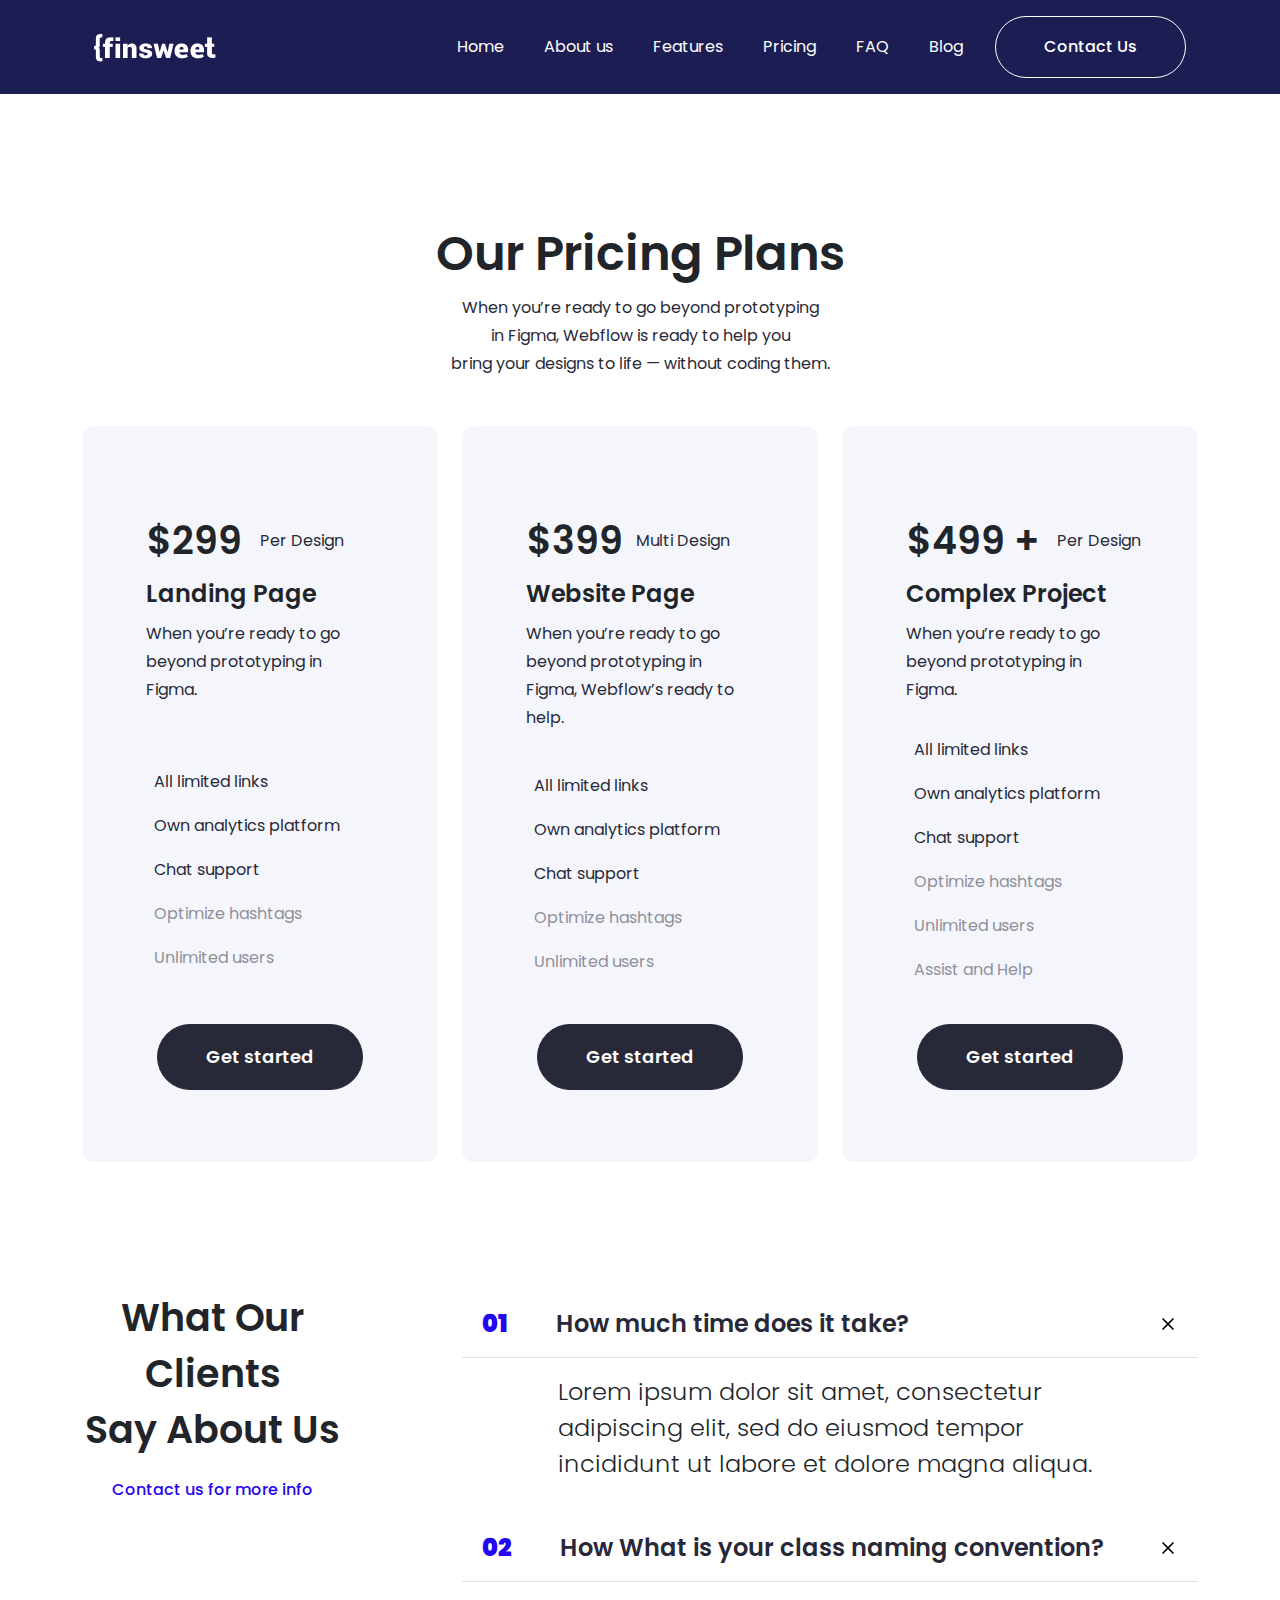
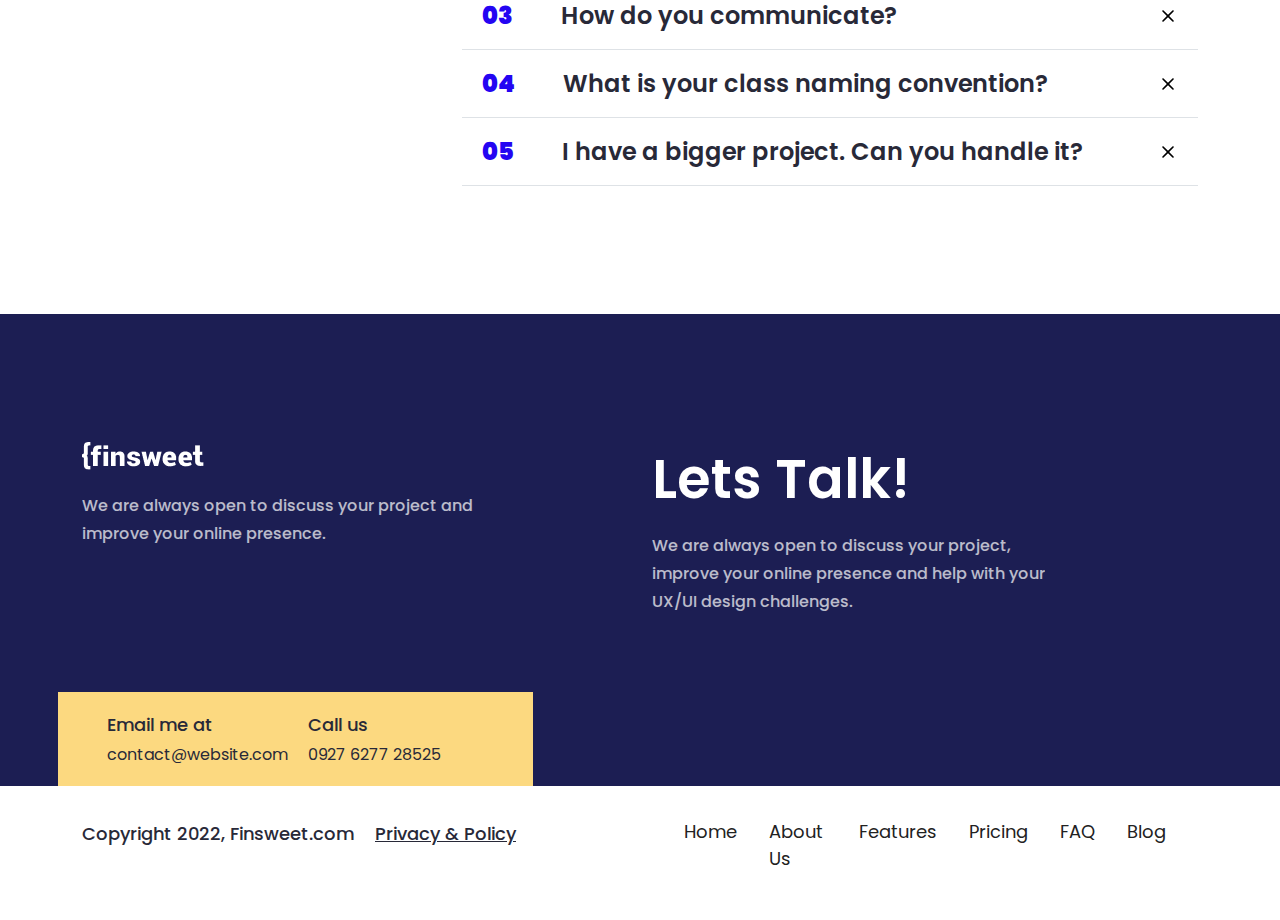
<file: pricing.html>
<!DOCTYPE html>
<html lang="en">
  <head>
    <meta charset="UTF-8" />
    <meta name="viewport" content="width=device-width, initial-scale=1.0" />
    <title>finsweet</title>
    <!-- css file -->
    <link rel="stylesheet" href="css/bootstrap.min.css" />
    <link rel="stylesheet" href="css/style.css" />
    <link rel="stylesheet" href="css/all-page.css" />
    <link rel="stylesheet" href="css/responsive.css" />
    <!-- font link -->
    <link rel="preconnect" href="https://fonts.googleapis.com" />
    <link rel="preconnect" href="https://fonts.gstatic.com" crossorigin />
    <link
      href="https://fonts.googleapis.com/css2?family=Poppins:ital,wght@0,100;0,200;0,300;0,400;0,500;0,600;0,700;0,900;1,800&display=swap"
      rel="stylesheet"
    />
    <!-- font awesome -->
    <link
      rel="stylesheet"
      href="https://cdnjs.cloudflare.com/ajax/libs/font-awesome/6.4.0/css/all.min.css"
      integrity="sha512-iecdLmaskl7CVkqkXNQ/ZH/XLlvWZOJyj7Yy7tcenmpD1ypASozpmT/E0iPtmFIB46ZmdtAc9eNBvH0H/ZpiBw=="
      crossorigin="anonymous"
      referrerpolicy="no-referrer"
    />
  </head>
  <body>
    <!-- NAVBAR START SECTION -->
    <header id="header" class="sticky-lg-top fixed-top">
      <div class="container">
        <nav class="navbar py-3 navbar-expand-lg">
          <div class="container-fluid">
            <a class="navbar-brand" href="index.html"
              ><img src="images/logo.png" alt="logo"
            /></a>
            <button
              class="navbar-toggler"
              type="button"
              data-bs-toggle="offcanvas"
              data-bs-target="#offcanvasWithBothOptions"
              aria-controls="offcanvasWithBothOptions"
            >
              <span class="fs-2 text-white"
                ><i class="fa-solid fa-bars"></i
              ></span>
            </button>
            <div class="collapse navbar-collapse" id="navbarSupportedContent">
              <ul class="navbar-nav ms-auto me-4 mb-2 mb-lg-0">
                <li class="nav-item">
                  <a
                    class="nav-link text-white me-4"
                    aria-current="page"
                    href="index.html"
                    >Home</a
                  >
                </li>
                <li class="nav-item">
                  <a
                    class="nav-link text-white me-4"
                    aria-current="page"
                    href="about.html"
                    >About us</a
                  >
                </li>
                <li class="nav-item">
                  <a
                    class="nav-link text-white me-4"
                    aria-current="page"
                    href="features.html"
                    >Features</a
                  >
                </li>
                <li class="nav-item">
                  <a
                    class="nav-link text-white me-4"
                    aria-current="page"
                    href="pricing.html"
                    >Pricing</a
                  >
                </li>
                <li class="nav-item">
                  <a
                    class="nav-link text-white me-4"
                    aria-current="page"
                    href="faq.html"
                    >FAQ</a
                  >
                </li>
                <li class="nav-item">
                  <a
                    class="nav-link text-white"
                    aria-current="page"
                    href="blog.html"
                    >Blog</a
                  >
                </li>
              </ul>
              <a href="contact.html"
                ><button class="btn-web" type="submit">Contact Us</button></a
              >
            </div>

            <div
              class="offcanvas d-lg-none offcanvas-start bg-web-2"
              data-bs-scroll="true"
              tabindex="-1"
              id="offcanvasWithBothOptions"
              aria-labelledby="offcanvasWithBothOptionsLabel"
            >
              <div class="offcanvas-header">
                <a class="navbar-brand mx-auto" href="index.html"
                  ><img src="images/logo.png" alt="logo"
                /></a>
                <button
                  type="button"
                  class="btn-close"
                  data-bs-dismiss="offcanvas"
                  aria-label="Close"
                ></button>
              </div>
              <div class="offcanvas-body">
                <ul class="navbar-nav text-center mb-2 mb-lg-0">
                  <li class="nav-item">
                    <a
                      class="nav-link text-white mb-1"
                      aria-current="page"
                      href="index.html"
                      >Home</a
                    >
                  </li>
                  <li class="nav-item">
                    <a
                      class="nav-link text-white mb-1"
                      aria-current="page"
                      href="about.html"
                      >About us</a
                    >
                  </li>
                  <li class="nav-item">
                    <a
                      class="nav-link text-white mb-1"
                      aria-current="page"
                      href="features.html"
                      >Features</a
                    >
                  </li>
                  <li class="nav-item">
                    <a
                      class="nav-link text-white mb-1"
                      aria-current="page"
                      href="pricing.html"
                      >Pricing</a
                    >
                  </li>
                  <li class="nav-item">
                    <a
                      class="nav-link text-white mb-1"
                      aria-current="page"
                      href="faq.html"
                      >FAQ</a
                    >
                  </li>
                  <li class="nav-item">
                    <a
                      class="nav-link text-white mb-1"
                      aria-current="page"
                      href="work.html"
                      >Work</a
                    >
                  </li>
                  <li class="nav-item">
                    <a
                      class="nav-link text-white mb-1"
                      aria-current="page"
                      href="work-read.html"
                      >Work Read</a
                    >
                  </li>
                  <li class="nav-item">
                    <a
                      class="nav-link text-white mb-1"
                      aria-current="page"
                      href="blog.html"
                      >Blog</a
                    >
                  </li>
                  <li class="nav-item">
                    <a
                      class="nav-link text-white mb-1"
                      aria-current="page"
                      href="blog-read.html"
                      >Blog Read</a
                    >
                  </li>
                  <li class="nav-item">
                    <a
                      class="nav-link text-white"
                      aria-current="page"
                      href="privacy-policy.html"
                      >Privacy & Policy</a
                    >
                  </li>
                </ul>
                <a href="contact.html"
                  ><button class="btn-web w-100" type="submit">
                    Contact Us
                  </button></a
                >
              </div>
            </div>
          </div>
        </nav>
      </div>
    </header>
    <!-- PRICING PLANS START -->
    <section id="pricing-plan" class="padding-web pb-0">
      <div class="container">
        <h3 class="text-2 text-center">Our Pricing Plans</h3>
        <p class="pera-web text-center mx-auto">
          When you’re ready to go beyond prototyping <br />
          in Figma, Webflow is ready to help you<br />
          bring your designs to life — without coding them.
        </p>
        <div class="row row-cols-1 row-cols-lg-3 g-4 mt-4">
          <div class="col">
            <div class="card border-0 h-100">
              <div class="card-body">
                <div class="d-flex align-content-between flex-column">
                  <div class="col mb-5">
                    <button
                      type="button"
                      class="btn text-3 d-block position-relative ps-0"
                    >
                      $299
                      <span
                        class="position-absolute text-web pera-web top-50 ms-5 start-100 translate-middle badge rounded-pill text-dark"
                      >
                        Per Design
                      </span>
                    </button>
                    <h4 class="text-5">Landing Page</h4>
                    <p class="pera-web">
                      When you’re ready to go beyond prototyping in Figma.
                    </p>
                  </div>
                  <div class="col">
                    <p>
                      <i
                        class="fa fa-play text-pointer me-2"
                        aria-hidden="true"
                      ></i>
                      <span class="pera-web">All limited links</span>
                    </p>
                    <p>
                      <i
                        class="fa fa-play text-pointer me-2"
                        aria-hidden="true"
                      ></i>
                      <span class="pera-web">Own analytics platform</span>
                    </p>
                    <p>
                      <i
                        class="fa fa-play text-pointer me-2"
                        aria-hidden="true"
                      ></i>
                      <span class="pera-web">Chat support</span>
                    </p>
                    <p>
                      <i class="fa fa-play me-2" aria-hidden="true"></i>
                      <span class="pera-web opacity-50">Optimize hashtags</span>
                    </p>
                    <p>
                      <i class="fa fa-play me-2" aria-hidden="true"></i>
                      <span class="pera-web opacity-50">Unlimited users</span>
                    </p>
                  </div>
                </div>
              </div>
              <div class="card-footer bg-white border-0 text-center">
                <a href="work.html"
                  ><button class="btn-web-3">Get started</button></a
                >
              </div>
            </div>
          </div>
          <div class="col">
            <div class="card border-0 h-100">
              <div class="card-body">
                <div class="d-flex align-content-between flex-column">
                  <div class="col mb-4">
                    <button
                      type="button"
                      class="btn text-3 d-block position-relative ps-0"
                    >
                      $399
                      <span
                        class="position-absolute text-web pera-web top-50 ms-5 start-100 translate-middle badge rounded-pill text-dark"
                      >
                        Multi Design
                      </span>
                    </button>
                    <h4 class="text-5">Website Page</h4>
                    <p class="pera-web">
                      When you’re ready to go beyond prototyping in Figma,
                      Webflow’s ready to help.
                    </p>
                  </div>
                  <div class="col">
                    <p>
                      <i
                        class="fa fa-play text-pointer me-2"
                        aria-hidden="true"
                      ></i>
                      <span class="pera-web">All limited links</span>
                    </p>
                    <p>
                      <i
                        class="fa fa-play text-pointer me-2"
                        aria-hidden="true"
                      ></i>
                      <span class="pera-web">Own analytics platform</span>
                    </p>
                    <p>
                      <i
                        class="fa fa-play text-pointer me-2"
                        aria-hidden="true"
                      ></i>
                      <span class="pera-web">Chat support</span>
                    </p>
                    <p>
                      <i
                        class="fa fa-play text-pointer me-2"
                        aria-hidden="true"
                      ></i>
                      <span class="pera-web opacity-50">Optimize hashtags</span>
                    </p>
                    <p>
                      <i
                        class="fa fa-play text-pointer me-2"
                        aria-hidden="true"
                      ></i>
                      <span class="pera-web opacity-50">Unlimited users</span>
                    </p>
                  </div>
                </div>
              </div>
              <div class="card-footer bg-white border-0 text-center">
                <a href="work.html"
                  ><button class="btn-web-3">Get started</button></a
                >
              </div>
            </div>
          </div>
          <div class="col">
            <div class="card border-0 h-100">
              <div class="card-body">
                <div class="d-flex align-content-between flex-column">
                  <div class="col mb-3">
                    <button
                      type="button"
                      class="btn text-3 d-block position-relative ps-0"
                    >
                      $499 +
                      <span
                        class="position-absolute text-web pera-web top-50 ms-5 start-100 translate-middle badge rounded-pill text-dark"
                      >
                        Per Design
                      </span>
                    </button>
                    <h4 class="text-5">Complex Project</h4>
                    <p class="pera-web">
                      When you’re ready to go beyond prototyping in Figma.
                    </p>
                  </div>
                  <div class="col">
                    <p>
                      <i
                        class="fa fa-play text-pointer me-2"
                        aria-hidden="true"
                      ></i>
                      <span class="pera-web">All limited links</span>
                    </p>
                    <p>
                      <i
                        class="fa fa-play text-pointer me-2"
                        aria-hidden="true"
                      ></i>
                      <span class="pera-web">Own analytics platform</span>
                    </p>
                    <p>
                      <i
                        class="fa fa-play text-pointer me-2"
                        aria-hidden="true"
                      ></i>
                      <span class="pera-web">Chat support</span>
                    </p>
                    <p>
                      <i
                        class="fa fa-play text-pointer me-2"
                        aria-hidden="true"
                      ></i>
                      <span class="pera-web opacity-50">Optimize hashtags</span>
                    </p>
                    <p>
                      <i
                        class="fa fa-play text-pointer me-2"
                        aria-hidden="true"
                      ></i>
                      <span class="pera-web opacity-50">Unlimited users</span>
                    </p>
                    <p>
                      <i
                        class="fa fa-play text-pointer me-2"
                        aria-hidden="true"
                      ></i>
                      <span class="pera-web opacity-50">Assist and Help</span>
                    </p>
                  </div>
                </div>
              </div>
              <div class="card-footer bg-white border-0 text-center">
                <a href="work.html"
                  ><button class="btn-web-3">Get started</button></a
                >
              </div>
            </div>
          </div>
        </div>
      </div>
    </section>
    <!-- FAQ SECTION START -->
    <section id="faq" class="padding-web">
      <div class="container">
        <div class="row">
          <div class="col-lg-3 text-center">
            <h4 class="text-3 mb-3 text-capitalize">
              What our clients<br />
              say about us
            </h4>
            <p class="link-web">Contact us for more info</p>
          </div>
          <div class="col-lg-8 offset-lg-1">
            <div class="accordion" id="accordionExample">
              <div class="accordion-item border-0">
                <h2 class="accordion-header">
                  <button
                    class="accordion-button text-5 bg-white text-dark"
                    type="button"
                    data-bs-toggle="collapse"
                    data-bs-target="#collapseOne"
                    aria-expanded="true"
                    aria-controls="collapseOne"
                  >
                    <span class="link-web me-md-5 me-sm-3 me-2 fs-4 fw-bolder text-capitalize"
                      >01</span
                    >
                    How much time does it take?
                  </button>
                </h2>
                <div
                  id="collapseOne"
                  class="accordion-collapse collapse show"
                  data-bs-parent="#accordionExample"
                >
                  <div class="accordion-body ms-5 ps-5 pe-5">
                    <p class="text-5 fw-light">
                      Lorem ipsum dolor sit amet, consectetur adipiscing elit, sed
                    do eiusmod tempor incididunt ut labore et dolore magna
                    aliqua.
                    </p>
                  </div>
                </div>
              </div>
              <div class="accordion-item border-0">
                <h2 class="accordion-header">
                  <button
                    class="accordion-button text-5 bg-white text-dark"
                    type="button"
                    data-bs-toggle="collapse"
                    data-bs-target="#collapseTwo"
                    aria-expanded="true"
                    aria-controls="collapseTwo"
                  >
                    <span class="link-web me-md-5 me-sm-3 me-2 fs-4 fw-bolder text-capitalize"
                      >02</span
                    >
                    How What is your class naming convention?
                  </button>
                </h2>
                <div
                  id="collapseTwo"
                  class="accordion-collapse collapse"
                  data-bs-parent="#accordionExample"
                >
                  <div class="accordion-body ms-5 ps-5 pe-5">
                    <p class="text-5 fw-light">Lorem ipsum dolor sit amet, consectetur adipiscing elit, sed
                    do eiusmod tempor incididunt ut labore et dolore magna
                    aliqua.</p>
                    
                  </div>
                </div>
              </div>
              <div class="accordion-item border-0">
                <h2 class="accordion-header">
                  <button
                    class="accordion-button text-5 bg-white text-dark"
                    type="button"
                    data-bs-toggle="collapse"
                    data-bs-target="#collapseThree"
                    aria-expanded="true"
                    aria-controls="collapseThree"
                  >
                    <span class="link-web me-md-5 me-sm-3 me-2 fs-4 fw-bolder text-capitalize"
                      >03</span
                    >
                    How do you communicate?
                  </button>
                </h2>
                <div
                  id="collapseThree"
                  class="accordion-collapse collapse"
                  data-bs-parent="#accordionExample"
                >
                  <div class="accordion-body ms-5 ps-5 pe-5">
                    <p class="text-5 fw-light">Lorem ipsum dolor sit amet, consectetur adipiscing elit, sed
                    do eiusmod tempor incididunt ut labore et dolore magna
                    aliqua.</p>
                  </div>
                </div>
              </div>
              <div class="accordion-item border-0">
                <h2 class="accordion-header">
                  <button
                    class="accordion-button text-5 bg-white text-dark"
                    type="button"
                    data-bs-toggle="collapse"
                    data-bs-target="#collapseFour"
                    aria-expanded="true"
                    aria-controls="collapseFour"
                  >
                    <span class="link-web me-md-5 me-sm-3 me-2 fs-4 fw-bolder text-capitalize"
                      >04</span
                    >
                    What is your class naming convention?
                  </button>
                </h2>
                <div
                  id="collapseFour"
                  class="accordion-collapse collapse"
                  data-bs-parent="#accordionExample"
                >
                  <div class="accordion-body ms-5 ps-5 pe-5">
                    <p class="text-5 fw-light">Lorem ipsum dolor sit amet, consectetur adipiscing elit, sed
                    do eiusmod tempor incididunt ut labore et dolore magna
                    aliqua.</p>
                  </div>
                </div>
              </div>
              <div class="accordion-item border-0">
                <h2 class="accordion-header">
                  <button
                    class="accordion-button text-5 bg-white text-dark"
                    type="button"
                    data-bs-toggle="collapse"
                    data-bs-target="#collapseFive"
                    aria-expanded="true"
                    aria-controls="collapseFive"
                  >
                    <span class="link-web me-md-5 me-sm-3 me-2 fs-4 fw-bolder text-capitalize"
                      >05</span
                    >
                    I have a bigger project. Can you handle it?
                  </button>
                </h2>
                <div
                  id="collapseFive"
                  class="accordion-collapse collapse"
                  data-bs-parent="#accordionExample"
                >
                  <div class="accordion-body ms-5 ps-5 pe-5">
                    <p class="text-5 fw-light">Lorem ipsum dolor sit amet, consectetur adipiscing elit, sed
                    do eiusmod tempor incididunt ut labore et dolore magna
                    aliqua.</p>
                  </div>
                </div>
              </div>
            </div>
          </div>
        </div>
      </div>
    </section>
    <!-- FOOTER SECTION START -->
    <footer id="footer">
      <div class="footer-top">
        <div class="container">
          <div class="row">
            <div class="col-lg-6">
              <a href="index.html"><img src="images/logo.png" alt="logo" /></a>
              <p class="pera-dark">
                We are always open to discuss your project and improve your
                online presence.
              </p>
            </div>
            <div class="col-lg-6">
              <h3 class="text-1 mb-3 text-white">Lets Talk!</h3>
              <p class="pera-dark mb-5">
                We are always open to discuss your project, improve your online
                presence and help with your UX/UI design challenges.
              </p>
              <div class="mb-lg-0 mb-4 text-lg-start text-center">
                <i
                  class="fa fa-facebook fa-brands text-white me-3 pera-web"
                  aria-hidden="true"
                ></i>
                <i
                  class="fa fa-twitter fa-brands text-white me-3 pera-web"
                  aria-hidden="true"
                ></i>
                <i
                  class="fa fa-instagram fa-brands text-white me-3 pera-web"
                  aria-hidden="true"
                ></i>
                <i
                  class="fa fa-linkedin fa-brands text-white me-3 pera-web"
                  aria-hidden="true"
                ></i>
              </div>
            </div>
          </div>
          <div class="footer-middle">
            <div class="row">
              <div class="col-lg-5 col-12 row bg-yellow row text-center text-sm-start">
                <div class="col-lg-6 col-sm-6 mb-sm-0 mb-4">
                  <p class="pera-max my-0">Email me at</p>
                  <p class="pera-web my-0">contact@website.com</p>
                </div>
                <hr class="d-sm-none">
                <div class="col-lg-6 col-sm-6">
                  <p class="pera-max my-0">Call us</p>
                  <p class="pera-web my-0">0927 6277 28525</p>
                </div>
              </div>
            </div>
          </div>
        </div>
      </div>

      <div class="footer-bottom">
        <div class="container">
          <div class="row">
            <div class="col-lg-6 order-2 order-lg-1">
              <p class="pera-max my-0 text-lg-start text-center">
                Copyright 2022, Finsweet.com
                <a href="privacy-policy.html" class="ms-3 text-dark d-sm-inline d-block"
                  >Privacy & Policy</a
                >
              </p>
            </div>
            <div class="col-lg-6 order-1 order-lg-2">
              <ul class="float-lg-end d-flex justify-content-md-between justify-content-start">
                <li><a href="index.html">Home</a></li>
                <li><a href="about.html">About Us</a></li>
                <li><a href="features.html">Features</a></li>
                <li><a href="pricing.html">Pricing</a></li>
                <li><a href="faq.html">FAQ</a></li>
                <li><a href="blog.html">Blog</a></li>
            </ul>
            </div>
          </div>
        </div>
      </div>
    </footer>

    <!-- js file -->
    <script src="js/bootstrap.bundle.min.js"></script>
  </body>
</html>
</file>
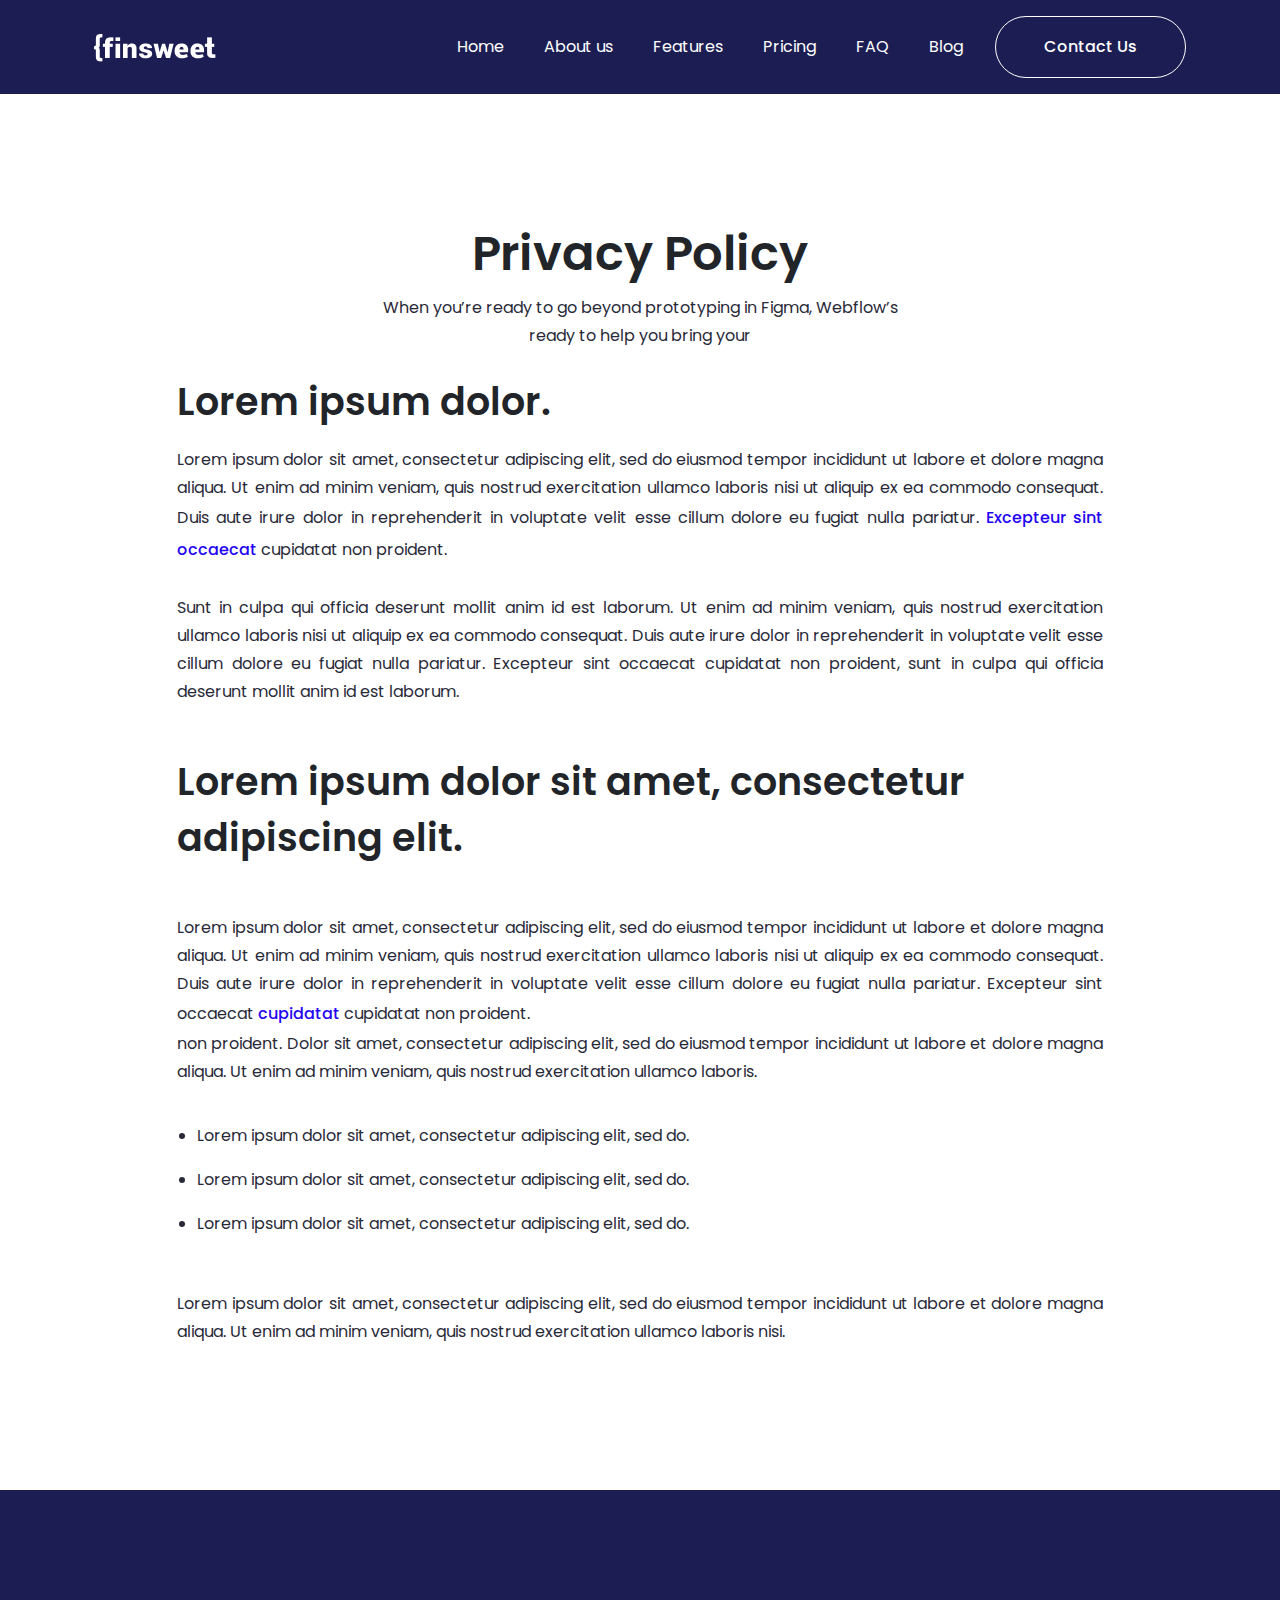
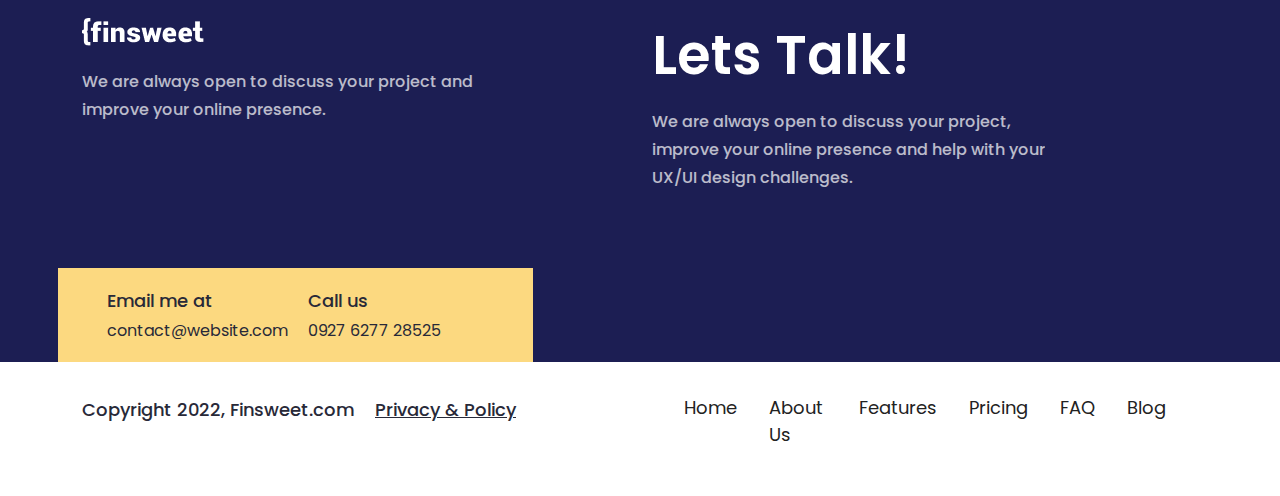
<file: privacy-policy.html>
<!DOCTYPE html>
<html lang="en">
  <head>
    <meta charset="UTF-8" />
    <meta name="viewport" content="width=device-width, initial-scale=1.0" />
    <title>finsweet</title>
    <!-- css file -->
    <link rel="stylesheet" href="css/bootstrap.min.css" />
    <link rel="stylesheet" href="css/style.css" />
    <link rel="stylesheet" href="css/all-page.css" />
    <link rel="stylesheet" href="css/responsive.css" />
    <!-- font link -->
    <link rel="preconnect" href="https://fonts.googleapis.com" />
    <link rel="preconnect" href="https://fonts.gstatic.com" crossorigin />
    <link
      href="https://fonts.googleapis.com/css2?family=Poppins:ital,wght@0,100;0,200;0,300;0,400;0,500;0,600;0,700;0,900;1,800&display=swap"
      rel="stylesheet"
    />
    <!-- font awesome -->
    <link
      rel="stylesheet"
      href="https://cdnjs.cloudflare.com/ajax/libs/font-awesome/6.4.0/css/all.min.css"
      integrity="sha512-iecdLmaskl7CVkqkXNQ/ZH/XLlvWZOJyj7Yy7tcenmpD1ypASozpmT/E0iPtmFIB46ZmdtAc9eNBvH0H/ZpiBw=="
      crossorigin="anonymous"
      referrerpolicy="no-referrer"
    />
  </head>
  <body>
    <!-- NAVBAR START SECTION -->
    <header id="header" class="sticky-lg-top fixed-top">
      <div class="container">
        <nav class="navbar py-3 navbar-expand-lg">
          <div class="container-fluid">
            <a class="navbar-brand" href="index.html"
              ><img src="images/logo.png" alt="logo"
            /></a>
            <button
              class="navbar-toggler"
              type="button"
              data-bs-toggle="offcanvas"
              data-bs-target="#offcanvasWithBothOptions"
              aria-controls="offcanvasWithBothOptions"
            >
              <span class="fs-2 text-white"
                ><i class="fa-solid fa-bars"></i
              ></span>
            </button>
            <div class="collapse navbar-collapse" id="navbarSupportedContent">
              <ul class="navbar-nav ms-auto me-4 mb-2 mb-lg-0">
                <li class="nav-item">
                  <a
                    class="nav-link text-white me-4"
                    aria-current="page"
                    href="index.html"
                    >Home</a
                  >
                </li>
                <li class="nav-item">
                  <a
                    class="nav-link text-white me-4"
                    aria-current="page"
                    href="about.html"
                    >About us</a
                  >
                </li>
                <li class="nav-item">
                  <a
                    class="nav-link text-white me-4"
                    aria-current="page"
                    href="features.html"
                    >Features</a
                  >
                </li>
                <li class="nav-item">
                  <a
                    class="nav-link text-white me-4"
                    aria-current="page"
                    href="pricing.html"
                    >Pricing</a
                  >
                </li>
                <li class="nav-item">
                  <a
                    class="nav-link text-white me-4"
                    aria-current="page"
                    href="faq.html"
                    >FAQ</a
                  >
                </li>
                <li class="nav-item">
                  <a
                    class="nav-link text-white"
                    aria-current="page"
                    href="blog.html"
                    >Blog</a
                  >
                </li>
              </ul>
              <a href="contact.html"
                ><button class="btn-web" type="submit">Contact Us</button></a
              >
            </div>

            <div
              class="offcanvas d-lg-none offcanvas-start bg-web-2"
              data-bs-scroll="true"
              tabindex="-1"
              id="offcanvasWithBothOptions"
              aria-labelledby="offcanvasWithBothOptionsLabel"
            >
              <div class="offcanvas-header">
                <a class="navbar-brand mx-auto" href="index.html"
                  ><img src="images/logo.png" alt="logo"
                /></a>
                <button
                  type="button"
                  class="btn-close"
                  data-bs-dismiss="offcanvas"
                  aria-label="Close"
                ></button>
              </div>
              <div class="offcanvas-body">
                <ul class="navbar-nav text-center mb-2 mb-lg-0">
                  <li class="nav-item">
                    <a
                      class="nav-link text-white mb-1"
                      aria-current="page"
                      href="index.html"
                      >Home</a
                    >
                  </li>
                  <li class="nav-item">
                    <a
                      class="nav-link text-white mb-1"
                      aria-current="page"
                      href="about.html"
                      >About us</a
                    >
                  </li>
                  <li class="nav-item">
                    <a
                      class="nav-link text-white mb-1"
                      aria-current="page"
                      href="features.html"
                      >Features</a
                    >
                  </li>
                  <li class="nav-item">
                    <a
                      class="nav-link text-white mb-1"
                      aria-current="page"
                      href="pricing.html"
                      >Pricing</a
                    >
                  </li>
                  <li class="nav-item">
                    <a
                      class="nav-link text-white mb-1"
                      aria-current="page"
                      href="faq.html"
                      >FAQ</a
                    >
                  </li>
                  <li class="nav-item">
                    <a
                      class="nav-link text-white mb-1"
                      aria-current="page"
                      href="work.html"
                      >Work</a
                    >
                  </li>
                  <li class="nav-item">
                    <a
                      class="nav-link text-white mb-1"
                      aria-current="page"
                      href="work-read.html"
                      >Work Read</a
                    >
                  </li>
                  <li class="nav-item">
                    <a
                      class="nav-link text-white mb-1"
                      aria-current="page"
                      href="blog.html"
                      >Blog</a
                    >
                  </li>
                  <li class="nav-item">
                    <a
                      class="nav-link text-white mb-1"
                      aria-current="page"
                      href="blog-read.html"
                      >Blog Read</a
                    >
                  </li>
                  <li class="nav-item">
                    <a
                      class="nav-link text-white"
                      aria-current="page"
                      href="privacy-policy.html"
                      >Privacy & Policy</a
                    >
                  </li>
                </ul>
                <a href="contact.html"
                  ><button class="btn-web w-100" type="submit">
                    Contact Us
                  </button></a
                >
              </div>
            </div>
          </div>
        </nav>
      </div>
    </header>
    <!-- PRIVACY & POLICY DETAILS -->
    <section id="privacy-policy" class="padding-web">
      <div class="container">
        <h3 class="text-2 text-center">Privacy Policy</h3>
        <p class="pera-web text-center mx-auto mb-4 pp-heading-pera">
          When you’re ready to go beyond prototyping in Figma, Webflow’s ready
          to help you bring your
        </p>
      </div>
      <div class="container">
        <div class="row">
          <div class="col-lg-10 offset-lg-1">
            <h3 class="text-3 mb-3">Lorem ipsum dolor.</h3>
            <p class="pera-web text-just">
              Lorem ipsum dolor sit amet, consectetur adipiscing elit, sed do
              eiusmod tempor incididunt ut labore et dolore magna aliqua. Ut
              enim ad minim veniam, quis nostrud exercitation ullamco laboris
              nisi ut aliquip ex ea commodo consequat. Duis aute irure dolor in
              reprehenderit in voluptate velit esse cillum dolore eu fugiat
              nulla pariatur.
              <a href="#" class="link-web">Excepteur sint occaecat</a> cupidatat
              non proident. <br />
              <br />
              Sunt in culpa qui officia deserunt mollit anim id est laborum. Ut
              enim ad minim veniam, quis nostrud exercitation ullamco laboris
              nisi ut aliquip ex ea commodo consequat. Duis aute irure dolor in
              reprehenderit in voluptate velit esse cillum dolore eu fugiat
              nulla pariatur. Excepteur sint occaecat cupidatat non proident,
              sunt in culpa qui officia deserunt mollit anim id est laborum.
            </p>
            <h3 class="text-3 my-5">Lorem ipsum dolor sit amet, consectetur adipiscing elit.</h3>
            <p class="pera-web mb-3 text-just">
              Lorem ipsum dolor sit amet, consectetur adipiscing elit, sed do eiusmod tempor incididunt ut labore et dolore magna aliqua. Ut enim ad minim veniam, quis nostrud exercitation ullamco laboris nisi ut aliquip ex ea commodo consequat. Duis aute irure dolor in reprehenderit in voluptate velit esse cillum dolore eu fugiat nulla pariatur. Excepteur sint occaecat <a href="#" class="link-web">cupidatat</a> cupidatat
              non proident. <br /> non proident. Dolor sit amet, consectetur adipiscing elit, sed do eiusmod tempor incididunt ut labore et dolore magna aliqua. Ut enim ad minim veniam, quis nostrud exercitation ullamco laboris.              
            </p>
            <ul class="d-flex flex-column">
                <li class="pera-web mb-3">Lorem ipsum dolor sit amet, consectetur adipiscing elit, sed do.</li>
                <li class="pera-web mb-3">Lorem ipsum dolor sit amet, consectetur adipiscing elit, sed do.</li>
                <li class="pera-web mb-3">Lorem ipsum dolor sit amet, consectetur adipiscing elit, sed do.</li>
            </ul>
            <p class="pera-web mt-3 text-just">Lorem ipsum dolor sit amet, consectetur adipiscing elit, sed do eiusmod tempor incididunt ut labore et dolore magna aliqua. Ut enim ad minim veniam, quis nostrud exercitation ullamco laboris nisi.</p>
          </div>
        </div>
      </div>
    </section>
    <!-- FOOTER SECTION START -->
    <footer id="footer">
      <div class="footer-top">
        <div class="container">
          <div class="row">
            <div class="col-lg-6">
              <a href="index.html"><img src="images/logo.png" alt="logo" /></a>
              <p class="pera-dark">
                We are always open to discuss your project and improve your
                online presence.
              </p>
            </div>
            <div class="col-lg-6">
              <h3 class="text-1 mb-3 text-white">Lets Talk!</h3>
              <p class="pera-dark mb-5">
                We are always open to discuss your project, improve your online
                presence and help with your UX/UI design challenges.
              </p>
              <div class="mb-lg-0 mb-4 text-lg-start text-center">
                <i
                  class="fa fa-facebook fa-brands text-white me-3 pera-web"
                  aria-hidden="true"
                ></i>
                <i
                  class="fa fa-twitter fa-brands text-white me-3 pera-web"
                  aria-hidden="true"
                ></i>
                <i
                  class="fa fa-instagram fa-brands text-white me-3 pera-web"
                  aria-hidden="true"
                ></i>
                <i
                  class="fa fa-linkedin fa-brands text-white me-3 pera-web"
                  aria-hidden="true"
                ></i>
              </div>
            </div>
          </div>
          <div class="footer-middle">
            <div class="row">
              <div class="col-lg-5 col-12 row bg-yellow row text-center text-sm-start">
                <div class="col-lg-6 col-sm-6 mb-sm-0 mb-4">
                  <p class="pera-max my-0">Email me at</p>
                  <p class="pera-web my-0">contact@website.com</p>
                </div>
                <hr class="d-sm-none">
                <div class="col-lg-6 col-sm-6">
                  <p class="pera-max my-0">Call us</p>
                  <p class="pera-web my-0">0927 6277 28525</p>
                </div>
              </div>
            </div>
          </div>
        </div>
      </div>

      <div class="footer-bottom">
        <div class="container">
          <div class="row">
            <div class="col-lg-6 order-2 order-lg-1">
              <p class="pera-max my-0 text-lg-start text-center">
                Copyright 2022, Finsweet.com
                <a href="privacy-policy.html" class="ms-3 text-dark d-sm-inline d-block"
                  >Privacy & Policy</a
                >
              </p>
            </div>
            <div class="col-lg-6 order-1 order-lg-2">
              <ul class="float-lg-end d-flex justify-content-md-between justify-content-start">
                <li><a href="index.html">Home</a></li>
                <li><a href="about.html">About Us</a></li>
                <li><a href="features.html">Features</a></li>
                <li><a href="pricing.html">Pricing</a></li>
                <li><a href="faq.html">FAQ</a></li>
                <li><a href="blog.html">Blog</a></li>
            </ul>
            </div>
          </div>
        </div>
      </div>
    </footer>

    <!-- js file -->
    <script src="js/bootstrap.bundle.min.js"></script>
  </body>
</html>
</file>
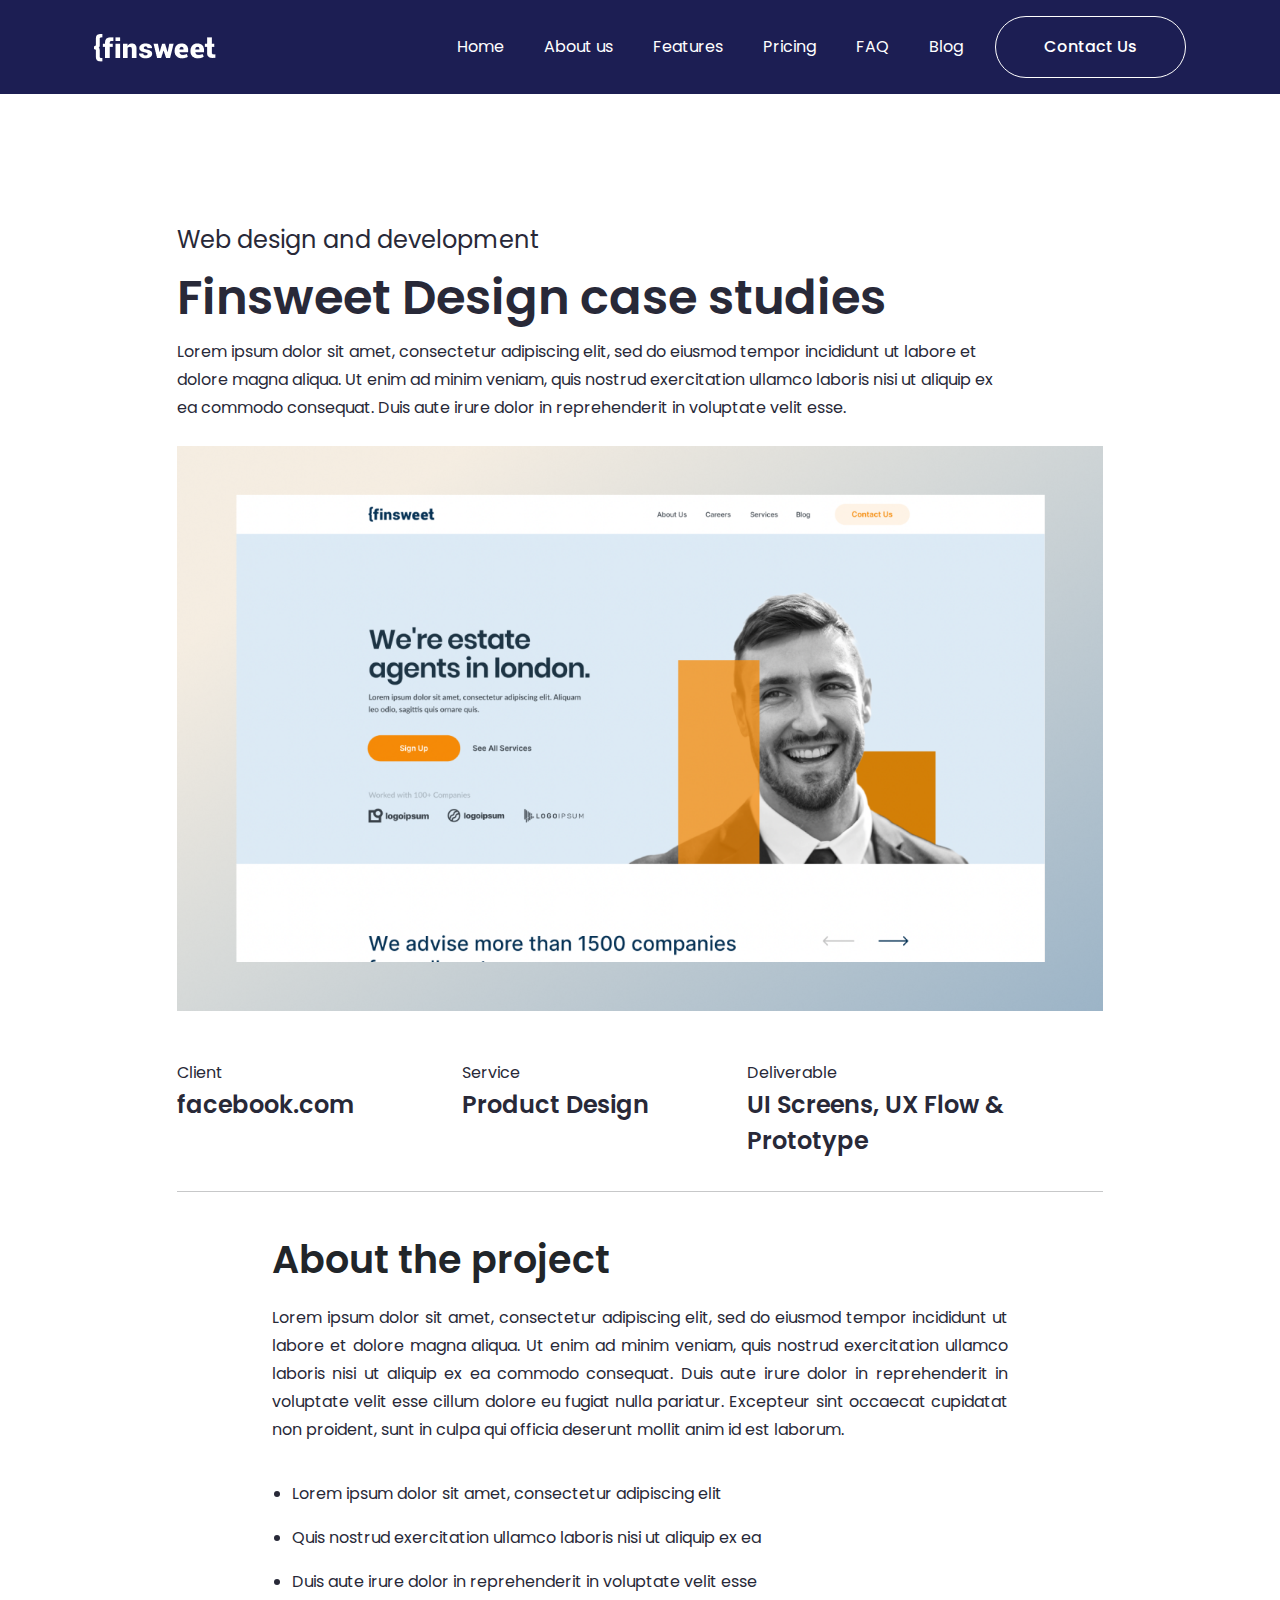
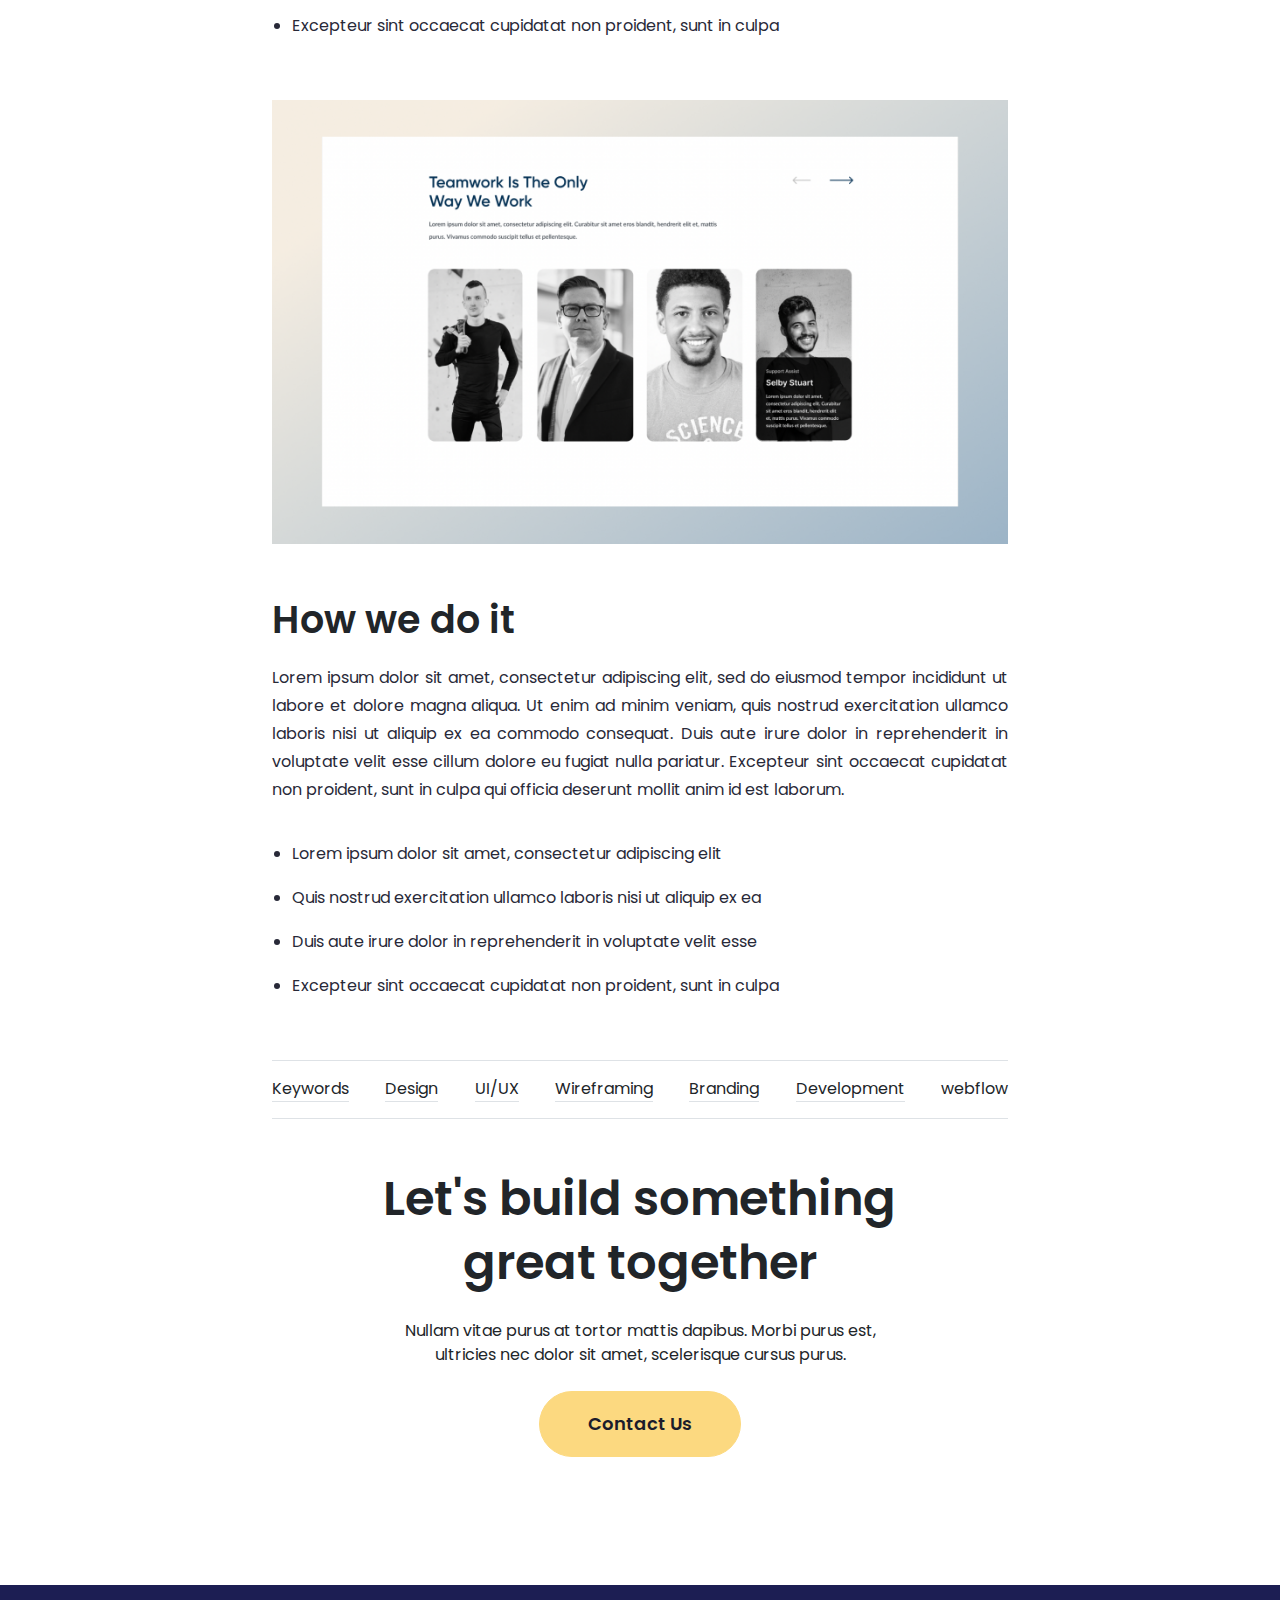
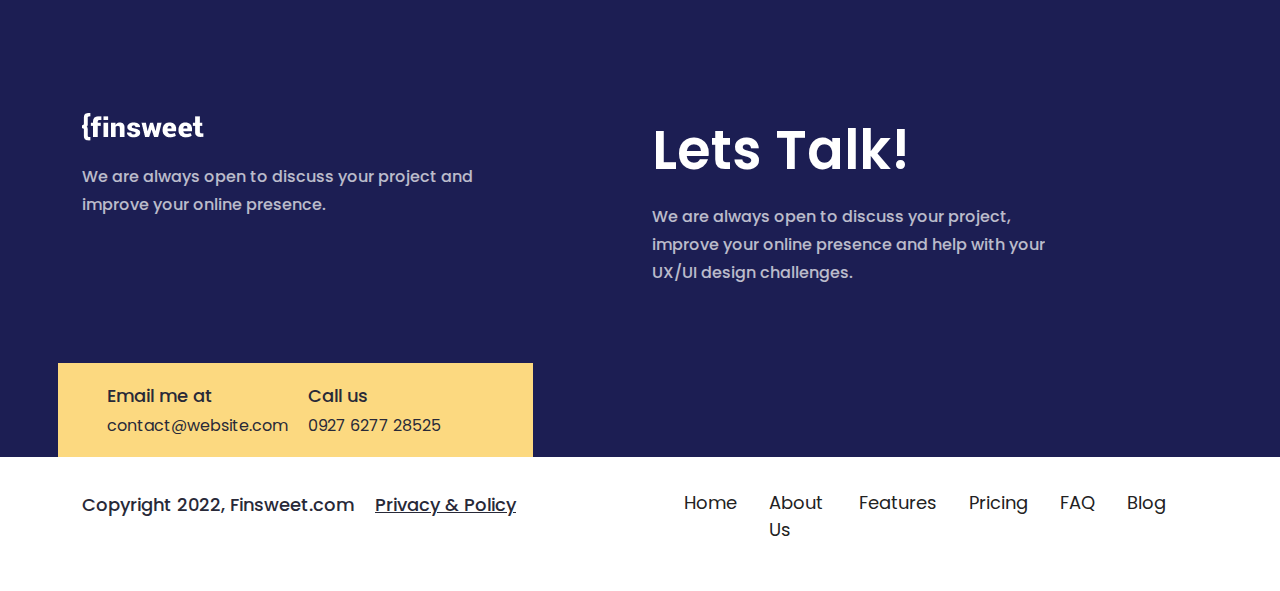
<file: work-read.html>
<!DOCTYPE html>
<html lang="en">
  <head>
    <meta charset="UTF-8" />
    <meta name="viewport" content="width=device-width, initial-scale=1.0" />
    <title>finsweet</title>
    <!-- css file -->
    <link rel="stylesheet" href="css/bootstrap.min.css" />
    <link rel="stylesheet" href="css/style.css" />
    <link rel="stylesheet" href="css/all-page.css" />
    <link rel="stylesheet" href="css/responsive.css" />
    <!-- font link -->
    <link rel="preconnect" href="https://fonts.googleapis.com" />
    <link rel="preconnect" href="https://fonts.gstatic.com" crossorigin />
    <link
      href="https://fonts.googleapis.com/css2?family=Poppins:ital,wght@0,100;0,200;0,300;0,400;0,500;0,600;0,700;0,900;1,800&display=swap"
      rel="stylesheet"
    />
    <!-- font awesome -->
    <link
      rel="stylesheet"
      href="https://cdnjs.cloudflare.com/ajax/libs/font-awesome/6.4.0/css/all.min.css"
      integrity="sha512-iecdLmaskl7CVkqkXNQ/ZH/XLlvWZOJyj7Yy7tcenmpD1ypASozpmT/E0iPtmFIB46ZmdtAc9eNBvH0H/ZpiBw=="
      crossorigin="anonymous"
      referrerpolicy="no-referrer"
    />
  </head>
  <body>
    <!-- NAVBAR START SECTION -->
    <header id="header" class="sticky-lg-top fixed-top">
      <div class="container">
        <nav class="navbar py-3 navbar-expand-lg">
          <div class="container-fluid">
            <a class="navbar-brand" href="index.html"
              ><img src="images/logo.png" alt="logo"
            /></a>
            <button
              class="navbar-toggler"
              type="button"
              data-bs-toggle="offcanvas"
              data-bs-target="#offcanvasWithBothOptions"
              aria-controls="offcanvasWithBothOptions"
            >
              <span class="fs-2 text-white"
                ><i class="fa-solid fa-bars"></i
              ></span>
            </button>
            <div class="collapse navbar-collapse" id="navbarSupportedContent">
              <ul class="navbar-nav ms-auto me-4 mb-2 mb-lg-0">
                <li class="nav-item">
                  <a
                    class="nav-link text-white me-4"
                    aria-current="page"
                    href="index.html"
                    >Home</a
                  >
                </li>
                <li class="nav-item">
                  <a
                    class="nav-link text-white me-4"
                    aria-current="page"
                    href="about.html"
                    >About us</a
                  >
                </li>
                <li class="nav-item">
                  <a
                    class="nav-link text-white me-4"
                    aria-current="page"
                    href="features.html"
                    >Features</a
                  >
                </li>
                <li class="nav-item">
                  <a
                    class="nav-link text-white me-4"
                    aria-current="page"
                    href="pricing.html"
                    >Pricing</a
                  >
                </li>
                <li class="nav-item">
                  <a
                    class="nav-link text-white me-4"
                    aria-current="page"
                    href="faq.html"
                    >FAQ</a
                  >
                </li>
                <li class="nav-item">
                  <a
                    class="nav-link text-white"
                    aria-current="page"
                    href="blog.html"
                    >Blog</a
                  >
                </li>
              </ul>
              <a href="contact.html"
                ><button class="btn-web" type="submit">Contact Us</button></a
              >
            </div>

            <div
              class="offcanvas d-lg-none offcanvas-start bg-web-2"
              data-bs-scroll="true"
              tabindex="-1"
              id="offcanvasWithBothOptions"
              aria-labelledby="offcanvasWithBothOptionsLabel"
            >
              <div class="offcanvas-header">
                <a class="navbar-brand mx-auto" href="index.html"
                  ><img src="images/logo.png" alt="logo"
                /></a>
                <button
                  type="button"
                  class="btn-close"
                  data-bs-dismiss="offcanvas"
                  aria-label="Close"
                ></button>
              </div>
              <div class="offcanvas-body">
                <ul class="navbar-nav text-center mb-2 mb-lg-0">
                  <li class="nav-item">
                    <a
                      class="nav-link text-white mb-1"
                      aria-current="page"
                      href="index.html"
                      >Home</a
                    >
                  </li>
                  <li class="nav-item">
                    <a
                      class="nav-link text-white mb-1"
                      aria-current="page"
                      href="about.html"
                      >About us</a
                    >
                  </li>
                  <li class="nav-item">
                    <a
                      class="nav-link text-white mb-1"
                      aria-current="page"
                      href="features.html"
                      >Features</a
                    >
                  </li>
                  <li class="nav-item">
                    <a
                      class="nav-link text-white mb-1"
                      aria-current="page"
                      href="pricing.html"
                      >Pricing</a
                    >
                  </li>
                  <li class="nav-item">
                    <a
                      class="nav-link text-white mb-1"
                      aria-current="page"
                      href="faq.html"
                      >FAQ</a
                    >
                  </li>
                  <li class="nav-item">
                    <a
                      class="nav-link text-white mb-1"
                      aria-current="page"
                      href="work.html"
                      >Work</a
                    >
                  </li>
                  <li class="nav-item">
                    <a
                      class="nav-link text-white mb-1"
                      aria-current="page"
                      href="work-read.html"
                      >Work Read</a
                    >
                  </li>
                  <li class="nav-item">
                    <a
                      class="nav-link text-white mb-1"
                      aria-current="page"
                      href="blog.html"
                      >Blog</a
                    >
                  </li>
                  <li class="nav-item">
                    <a
                      class="nav-link text-white mb-1"
                      aria-current="page"
                      href="blog-read.html"
                      >Blog Read</a
                    >
                  </li>
                  <li class="nav-item">
                    <a
                      class="nav-link text-white"
                      aria-current="page"
                      href="privacy-policy.html"
                      >Privacy & Policy</a
                    >
                  </li>
                </ul>
                <a href="contact.html"
                  ><button class="btn-web w-100" type="submit">
                    Contact Us
                  </button></a
                >
              </div>
            </div>
          </div>
        </nav>
      </div>
    </header>
    <!-- WORK READ BANNER -->
    <section id="work-banner" class="padding-web pb-0">
      <div class="container">
        <div class="row">
          <div class="col-lg-10 offset-lg-1">
            <h4 class="text-5 fw-normal text-web-2">
              Web design and development
            </h4>
            <h3 class="text-2 text-web-2">Finsweet Design case studies</h3>
            <p class="pera-web mb-4">
              Lorem ipsum dolor sit amet, consectetur adipiscing elit, sed do
              eiusmod tempor incididunt ut labore et dolore magna aliqua. Ut
              enim ad minim veniam, quis nostrud exercitation ullamco laboris
              nisi ut aliquip ex ea commodo consequat. Duis aute irure dolor in
              reprehenderit in voluptate velit esse.
            </p>
            <div>
              <img
                src="images/work1.png"
                alt="clint picture"
                class="img-fluid"
              />
            </div>
          </div>
        </div>
        <div class="row mt-5">
          <div class="col-lg-3 offset-lg-1">
            <p class="pera-web text-web-2 mb-0">Client</p>
            <h5 class="text-5 mt-0 text-web-2">facebook.com</h5>
          </div>
          <div class="col-lg-3">
            <p class="pera-web text-web-2 mb-0">Service</p>
            <h5 class="text-5 mt-0 text-web-2">Product Design</h5>
          </div>
          <div class="col-lg-4">
            <p class="pera-web text-web-2 mb-0">Deliverable</p>
            <h5 class="text-5 mt-0 text-web-2">
              UI Screens, UX Flow & Prototype
            </h5>
          </div>
        </div>
        <div class="row">
          <div class="col-lg-10 offset-lg-1">
            <hr class="my-4" />
          </div>
        </div>
      </div>
    </section>
    <!-- ABOUT THE PROJECT -->
    <section id="about-project" class="padding-web pt-0">
      <div class="container">
        <div class="row">
          <div class="col-lg-8 offset-lg-2 mt-3">
            <h3 class="text-3 mb-3">About the project</h3>
            <p class="pera-web text-just">
              Lorem ipsum dolor sit amet, consectetur adipiscing elit, sed do eiusmod tempor incididunt ut labore et dolore magna aliqua. Ut enim ad minim veniam, quis nostrud exercitation ullamco laboris nisi ut aliquip ex ea commodo consequat. Duis aute irure dolor in reprehenderit in voluptate velit esse cillum dolore eu fugiat nulla pariatur. Excepteur sint occaecat cupidatat non proident, sunt in culpa qui officia deserunt mollit anim id est laborum.
            </p>
            
            <ul class="d-flex flex-column mb-4">
              <li class="pera-web mb-3">
                Lorem ipsum dolor sit amet, consectetur adipiscing elit
              </li>
              <li class="pera-web mb-3">
                Quis nostrud exercitation ullamco laboris nisi ut aliquip ex ea
              </li>
              <li class="pera-web mb-3">
                Duis aute irure dolor in reprehenderit in voluptate velit esse
              </li>
              <li class="pera-web mb-3">
                Excepteur sint occaecat cupidatat non proident, sunt in culpa
              </li>
            </ul>
            <div><img src="images/work-cover.png" alt="work cover" class="img-fluid"></div>
            <h3 class="text-3 mb-3 mt-5">How we do it</h3>
            <p class="pera-web text-just">
              Lorem ipsum dolor sit amet, consectetur adipiscing elit, sed do eiusmod tempor incididunt ut labore et dolore magna aliqua. Ut enim ad minim veniam, quis nostrud exercitation ullamco laboris nisi ut aliquip ex ea commodo consequat. Duis aute irure dolor in reprehenderit in voluptate velit esse cillum dolore eu fugiat nulla pariatur. Excepteur sint occaecat cupidatat non proident, sunt in culpa qui officia deserunt mollit anim id est laborum.
            </p>
            
            <ul class="d-flex flex-column ">
              <li class="pera-web mb-3">
                Lorem ipsum dolor sit amet, consectetur adipiscing elit
              </li>
              <li class="pera-web mb-3">
                Quis nostrud exercitation ullamco laboris nisi ut aliquip ex ea
              </li>
              <li class="pera-web mb-3">
                Duis aute irure dolor in reprehenderit in voluptate velit esse
              </li>
              <li class="pera-web mb-4">
                Excepteur sint occaecat cupidatat non proident, sunt in culpa
              </li>
            </ul>
            
                <div class="d-flex flex-column flex-sm-row text-center text-sm-start justify-content-between border-top border-bottom py-3">
                    <span class="border-bottom py-2 py-sm-0">Keywords</span>
                <span class="border-bottom py-2 py-sm-0">Design </span>
                <span class="border-bottom py-2 py-sm-0">UI/UX </span>
                <span class="border-bottom py-2 py-sm-0">Wireframing</span>
                <span class="border-bottom py-2 py-sm-0">Branding</span>
                <span class="border-bottom py-2 py-sm-0">Development</span>
                <span>webflow</span>
                </div>
                <div class=" row">
          <div class="col-lg-10 mt-5 text-center mx-auto">
            
            <h3 class="text-2 mb-4">
              Let's build something great together
            </h3>
          </div>
          <div class="col-lg-8 text-center mx-auto">
            
            <p class="pera-web-2 mb-4">
              Nullam vitae purus at tortor mattis dapibus. Morbi purus est, ultricies nec dolor sit amet, scelerisque cursus purus.
            </p>
            <button class="btn-web-2">Contact Us</button>
          </div>
        </div>
            

          </div>
        </div>
      </div>
    </section>
    <!-- FOOTER SECTION START -->
    <footer id="footer">
      <div class="footer-top">
        <div class="container">
          <div class="row">
            <div class="col-lg-6">
              <a href="index.html"><img src="images/logo.png" alt="logo" /></a>
              <p class="pera-dark">
                We are always open to discuss your project and improve your
                online presence.
              </p>
            </div>
            <div class="col-lg-6">
              <h3 class="text-1 mb-3 text-white">Lets Talk!</h3>
              <p class="pera-dark mb-5">
                We are always open to discuss your project, improve your online
                presence and help with your UX/UI design challenges.
              </p>
              <div class="mb-lg-0 mb-4 text-lg-start text-center">
                <i
                  class="fa fa-facebook fa-brands text-white me-3 pera-web"
                  aria-hidden="true"
                ></i>
                <i
                  class="fa fa-twitter fa-brands text-white me-3 pera-web"
                  aria-hidden="true"
                ></i>
                <i
                  class="fa fa-instagram fa-brands text-white me-3 pera-web"
                  aria-hidden="true"
                ></i>
                <i
                  class="fa fa-linkedin fa-brands text-white me-3 pera-web"
                  aria-hidden="true"
                ></i>
              </div>
            </div>
          </div>
          <div class="footer-middle">
            <div class="row">
              <div class="col-lg-5 col-12 row bg-yellow row text-center text-sm-start">
                <div class="col-lg-6 col-sm-6 mb-sm-0 mb-4">
                  <p class="pera-max my-0">Email me at</p>
                  <p class="pera-web my-0">contact@website.com</p>
                </div>
                <hr class="d-sm-none">
                <div class="col-lg-6 col-sm-6">
                  <p class="pera-max my-0">Call us</p>
                  <p class="pera-web my-0">0927 6277 28525</p>
                </div>
              </div>
            </div>
          </div>
        </div>
      </div>

      <div class="footer-bottom">
        <div class="container">
          <div class="row">
            <div class="col-lg-6 order-2 order-lg-1">
              <p class="pera-max my-0 text-lg-start text-center">
                Copyright 2022, Finsweet.com
                <a href="privacy-policy.html" class="ms-3 text-dark d-sm-inline d-block"
                  >Privacy & Policy</a
                >
              </p>
            </div>
            <div class="col-lg-6 order-1 order-lg-2">
              <ul class="float-lg-end d-flex justify-content-md-between justify-content-start">
                <li><a href="index.html">Home</a></li>
                <li><a href="about.html">About Us</a></li>
                <li><a href="features.html">Features</a></li>
                <li><a href="pricing.html">Pricing</a></li>
                <li><a href="faq.html">FAQ</a></li>
                <li><a href="blog.html">Blog</a></li>
            </ul>
            </div>
          </div>
        </div>
      </div>
    </footer>

    <!-- js file -->
    <script src="js/bootstrap.bundle.min.js"></script>
  </body>
</html>
</file>
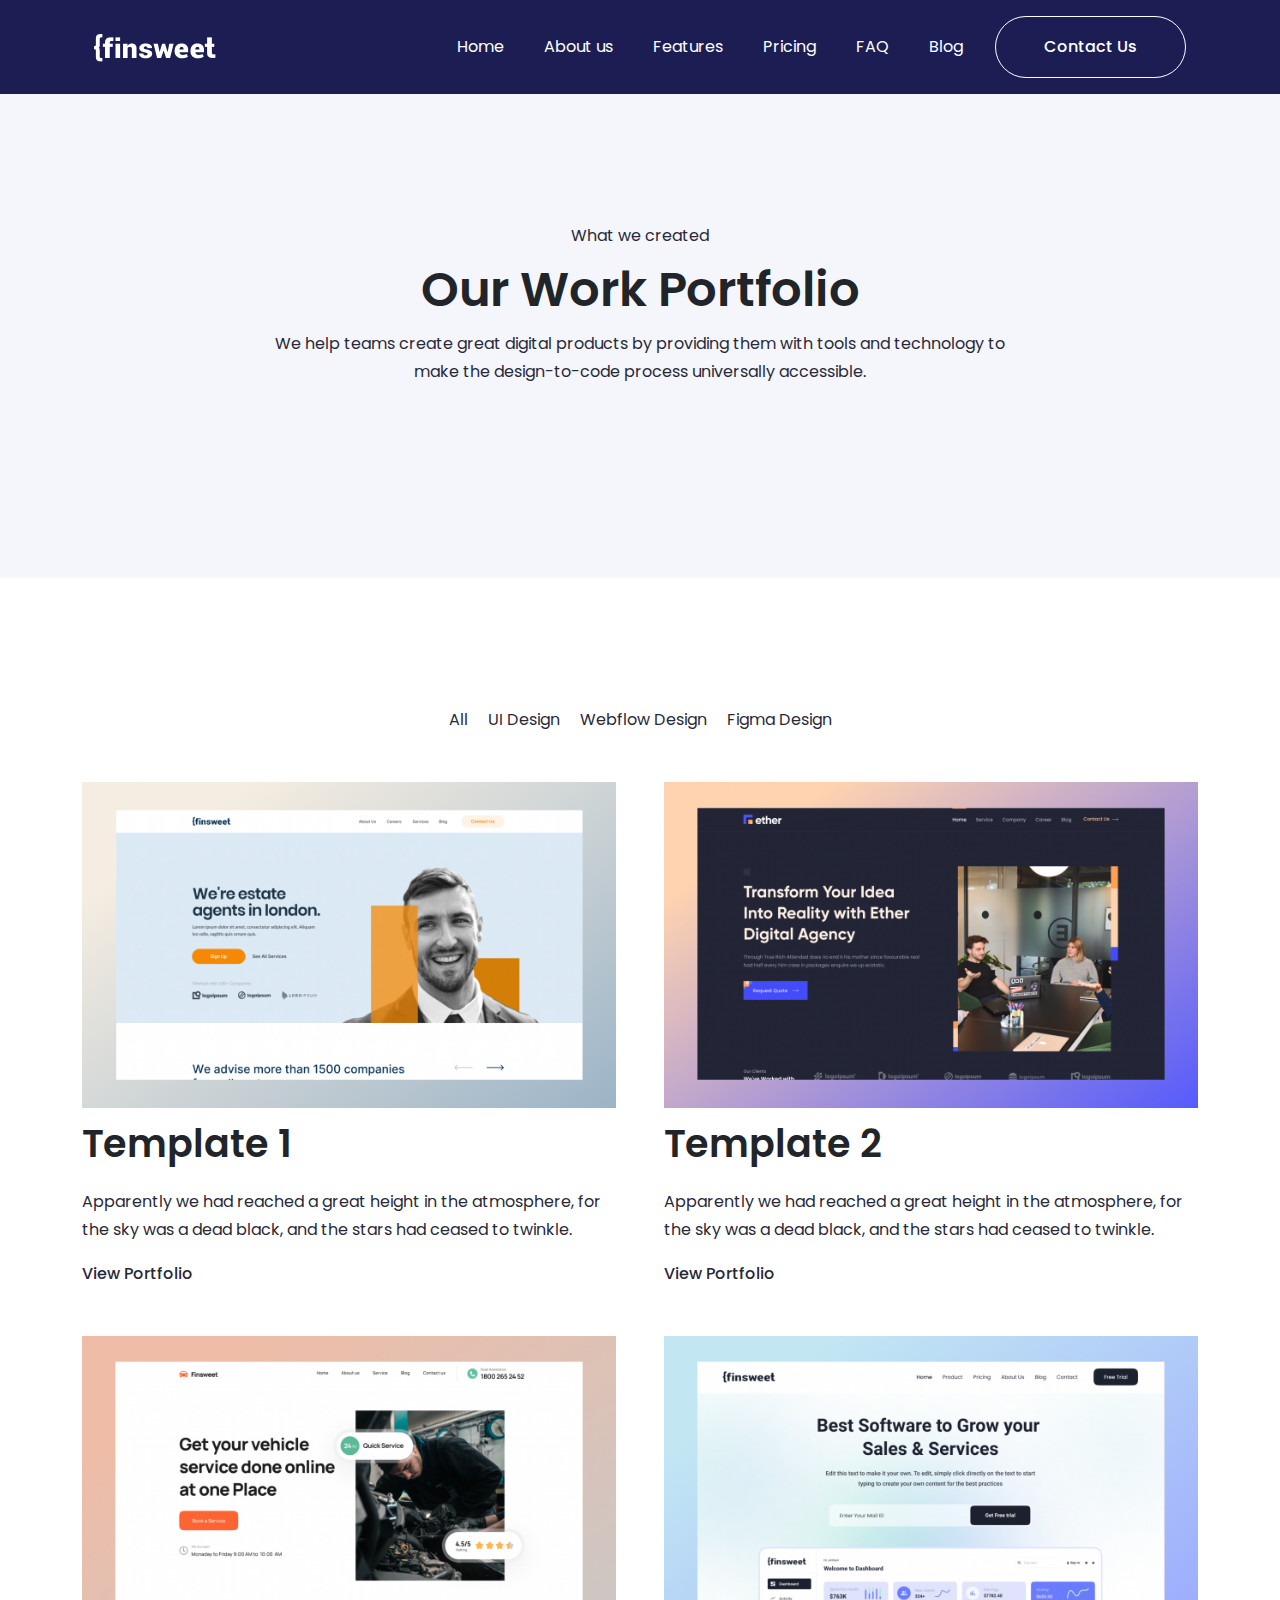
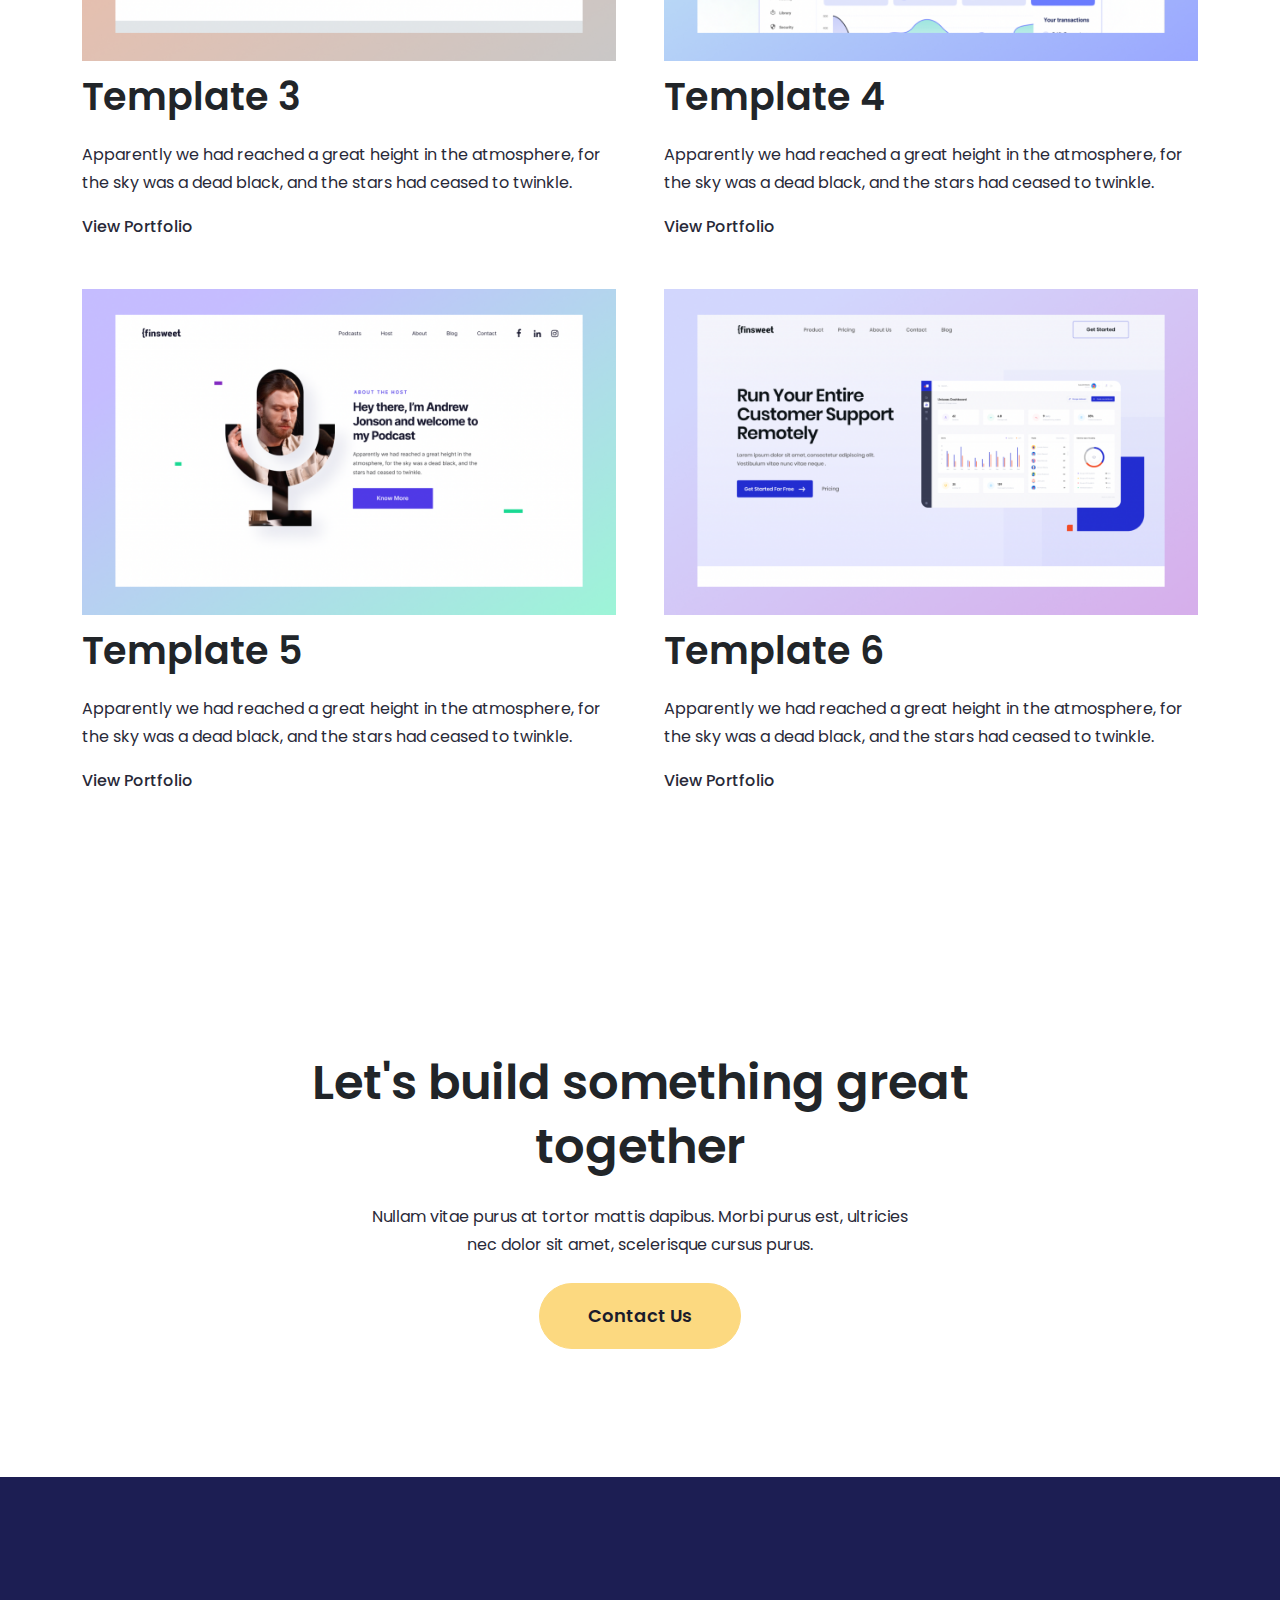
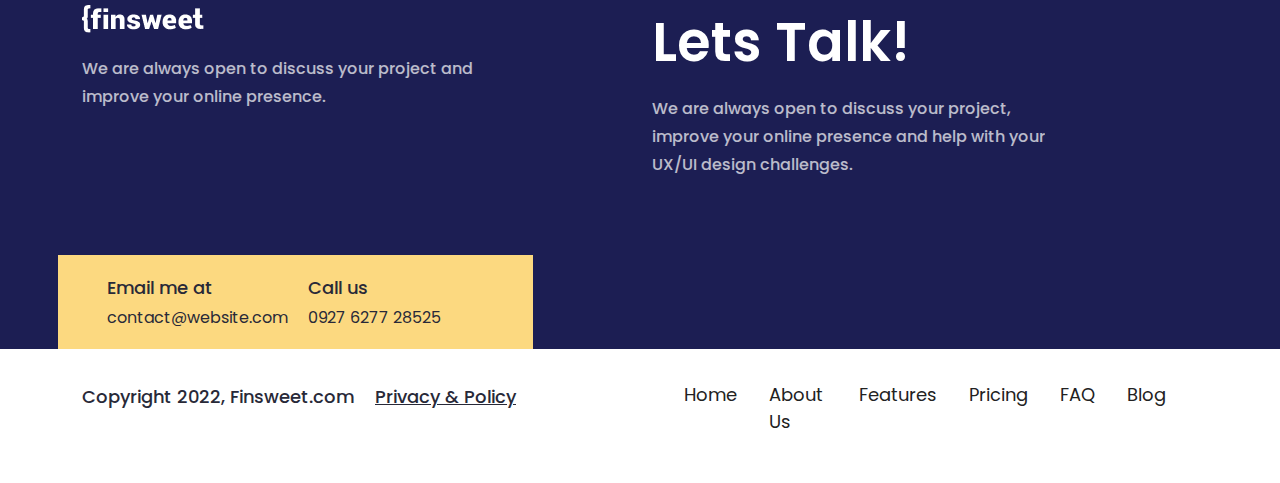
<file: work.html>
<!DOCTYPE html>
<html lang="en">
  <head>
    <meta charset="UTF-8" />
    <meta name="viewport" content="width=device-width, initial-scale=1.0" />
    <title>finsweet</title>
    <!-- css file -->
    <link rel="stylesheet" href="css/bootstrap.min.css" />
    <link rel="stylesheet" href="css/style.css" />
    <link rel="stylesheet" href="css/all-page.css" />
    <link rel="stylesheet" href="css/responsive.css" />
    <!-- font link -->
    <link rel="preconnect" href="https://fonts.googleapis.com" />
    <link rel="preconnect" href="https://fonts.gstatic.com" crossorigin />
    <link
      href="https://fonts.googleapis.com/css2?family=Poppins:ital,wght@0,100;0,200;0,300;0,400;0,500;0,600;0,700;0,900;1,800&display=swap"
      rel="stylesheet"
    />
    <!-- font awesome -->
    <link
      rel="stylesheet"
      href="https://cdnjs.cloudflare.com/ajax/libs/font-awesome/6.4.0/css/all.min.css"
      integrity="sha512-iecdLmaskl7CVkqkXNQ/ZH/XLlvWZOJyj7Yy7tcenmpD1ypASozpmT/E0iPtmFIB46ZmdtAc9eNBvH0H/ZpiBw=="
      crossorigin="anonymous"
      referrerpolicy="no-referrer"
    />
  </head>
  <body>
    <!-- NAVBAR START SECTION -->
    <header id="header" class="sticky-lg-top fixed-top">
      <div class="container">
        <nav class="navbar py-3 navbar-expand-lg">
          <div class="container-fluid">
            <a class="navbar-brand" href="index.html"
              ><img src="images/logo.png" alt="logo"
            /></a>
            <button
              class="navbar-toggler"
              type="button"
              data-bs-toggle="offcanvas"
              data-bs-target="#offcanvasWithBothOptions"
              aria-controls="offcanvasWithBothOptions"
            >
              <span class="fs-2 text-white"
                ><i class="fa-solid fa-bars"></i
              ></span>
            </button>
            <div class="collapse navbar-collapse" id="navbarSupportedContent">
              <ul class="navbar-nav ms-auto me-4 mb-2 mb-lg-0">
                <li class="nav-item">
                  <a
                    class="nav-link text-white me-4"
                    aria-current="page"
                    href="index.html"
                    >Home</a
                  >
                </li>
                <li class="nav-item">
                  <a
                    class="nav-link text-white me-4"
                    aria-current="page"
                    href="about.html"
                    >About us</a
                  >
                </li>
                <li class="nav-item">
                  <a
                    class="nav-link text-white me-4"
                    aria-current="page"
                    href="features.html"
                    >Features</a
                  >
                </li>
                <li class="nav-item">
                  <a
                    class="nav-link text-white me-4"
                    aria-current="page"
                    href="pricing.html"
                    >Pricing</a
                  >
                </li>
                <li class="nav-item">
                  <a
                    class="nav-link text-white me-4"
                    aria-current="page"
                    href="faq.html"
                    >FAQ</a
                  >
                </li>
                <li class="nav-item">
                  <a
                    class="nav-link text-white"
                    aria-current="page"
                    href="blog.html"
                    >Blog</a
                  >
                </li>
              </ul>
              <a href="contact.html"
                ><button class="btn-web" type="submit">Contact Us</button></a
              >
            </div>

            <div
              class="offcanvas d-lg-none offcanvas-start bg-web-2"
              data-bs-scroll="true"
              tabindex="-1"
              id="offcanvasWithBothOptions"
              aria-labelledby="offcanvasWithBothOptionsLabel"
            >
              <div class="offcanvas-header">
                <a class="navbar-brand mx-auto" href="index.html"
                  ><img src="images/logo.png" alt="logo"
                /></a>
                <button
                  type="button"
                  class="btn-close"
                  data-bs-dismiss="offcanvas"
                  aria-label="Close"
                ></button>
              </div>
              <div class="offcanvas-body">
                <ul class="navbar-nav text-center mb-2 mb-lg-0">
                  <li class="nav-item">
                    <a
                      class="nav-link text-white mb-1"
                      aria-current="page"
                      href="index.html"
                      >Home</a
                    >
                  </li>
                  <li class="nav-item">
                    <a
                      class="nav-link text-white mb-1"
                      aria-current="page"
                      href="about.html"
                      >About us</a
                    >
                  </li>
                  <li class="nav-item">
                    <a
                      class="nav-link text-white mb-1"
                      aria-current="page"
                      href="features.html"
                      >Features</a
                    >
                  </li>
                  <li class="nav-item">
                    <a
                      class="nav-link text-white mb-1"
                      aria-current="page"
                      href="pricing.html"
                      >Pricing</a
                    >
                  </li>
                  <li class="nav-item">
                    <a
                      class="nav-link text-white mb-1"
                      aria-current="page"
                      href="faq.html"
                      >FAQ</a
                    >
                  </li>
                  <li class="nav-item">
                    <a
                      class="nav-link text-white mb-1"
                      aria-current="page"
                      href="work.html"
                      >Work</a
                    >
                  </li>
                  <li class="nav-item">
                    <a
                      class="nav-link text-white mb-1"
                      aria-current="page"
                      href="work-read.html"
                      >Work Read</a
                    >
                  </li>
                  <li class="nav-item">
                    <a
                      class="nav-link text-white mb-1"
                      aria-current="page"
                      href="blog.html"
                      >Blog</a
                    >
                  </li>
                  <li class="nav-item">
                    <a
                      class="nav-link text-white mb-1"
                      aria-current="page"
                      href="blog-read.html"
                      >Blog Read</a
                    >
                  </li>
                  <li class="nav-item">
                    <a
                      class="nav-link text-white"
                      aria-current="page"
                      href="privacy-policy.html"
                      >Privacy & Policy</a
                    >
                  </li>
                </ul>
                <a href="contact.html"
                  ><button class="btn-web w-100" type="submit">
                    Contact Us
                  </button></a
                >
              </div>
            </div>
          </div>
        </nav>
      </div>
    </header>
    <!-- portfolio PAGE HEADER -->
    <section id="welcome" class="padding-web">
      <div class="container text-center">
        <h4 class="pera-web mb-2">What we created</h4>
        <h2 class="text-2">Our Work Portfolio</h2>
        <p class="pera-web mb-4 welcome-pera mx-auto">
          We help teams create great digital products by providing them with
          tools and technology to make the design-to-code process universally
          accessible.
        </p>
        <p>
          <i class="fa fa-brands me-3 fa-facebook" aria-hidden="true"></i>
          <i class="fa fa-brands me-3 fa-twitter" aria-hidden="true"></i>
          <i class="fa fa-brands me-3 fa-instagram" aria-hidden="true"></i>
          <i class="fa fa-brands me-3 fa-linkedin" aria-hidden="true"></i>
        </p>
      </div>
    </section>
    <!-- portfolio SECTION START  -->
    <section id="portfolio" class="padding-web">
      <div class="container">
        <div class="portfolio-top">
          <p class="pera-web text-center mb-5">
            <span class="me-sm-3 me-2">All</span>
            <span class="me-sm-3 me-2">UI Design</span>
            <span class="me-sm-3 me-2">Webflow Design</span>
            <span>Figma Design</span>
          </p>
        </div>
        <div class="portfolio-bottom">
          <div class="row row-cols-1 row-cols-md-2 g-sm-5 gy-4">
            <div class="col">
              <div class="portfolio-item">
                <div class="portfolio-image">
                  <img src="images/work1.png" class="card-img-top" alt="..." />
                </div>
                <h3 class="text-3 mb-3 mt-2">Template 1</h3>
                <p class="pera-web mb-3">
                  Apparently we had reached a great height in the atmosphere,
                  for the sky was a dead black, and the stars had ceased to
                  twinkle.
                </p>
                <a class="link-dark text-dark" href="work-read.html"
                  >View Portfolio<i class="fa-solid fa-arrow-right ms-3"></i
                ></a>
              </div>
            </div>
            <div class="col">
              <div class="portfolio-item">
                <div class="portfolio-image">
                  <img src="images/work2.png" class="card-img-top" alt="..." />
                </div>
                <h3 class="text-3 mb-3 mt-2">Template 2</h3>
                <p class="pera-web mb-3">
                  Apparently we had reached a great height in the atmosphere,
                  for the sky was a dead black, and the stars had ceased to
                  twinkle.
                </p>
                <a class="link-dark text-dark" href="#"
                  >View Portfolio<i class="fa-solid fa-arrow-right ms-3"></i
                ></a>
              </div>
            </div>
            <div class="col">
              <div class="portfolio-item">
                <div class="portfolio-image">
                  <img src="images/work3.png" class="card-img-top" alt="..." />
                </div>
                <h3 class="text-3 mb-3 mt-2">Template 3</h3>
                <p class="pera-web mb-3">
                  Apparently we had reached a great height in the atmosphere,
                  for the sky was a dead black, and the stars had ceased to
                  twinkle.
                </p>
                <a class="link-dark text-dark" href="#"
                  >View Portfolio<i class="fa-solid fa-arrow-right ms-3"></i
                ></a>
              </div>
            </div>
            <div class="col">
              <div class="portfolio-item">
                <div class="portfolio-image">
                  <img src="images/work4.png" class="card-img-top" alt="..." />
                </div>
                <h3 class="text-3 mb-3 mt-2">Template 4</h3>
                <p class="pera-web mb-3">
                  Apparently we had reached a great height in the atmosphere,
                  for the sky was a dead black, and the stars had ceased to
                  twinkle.
                </p>
                <a class="link-dark text-dark" href="#"
                  >View Portfolio<i class="fa-solid fa-arrow-right ms-3"></i
                ></a>
              </div>
            </div>
            <div class="col">
              <div class="portfolio-item">
                <div class="portfolio-image">
                  <img src="images/work5.png" class="card-img-top" alt="..." />
                </div>
                <h3 class="text-3 mb-3 mt-2">Template 5</h3>
                <p class="pera-web mb-3">
                  Apparently we had reached a great height in the atmosphere,
                  for the sky was a dead black, and the stars had ceased to
                  twinkle.
                </p>
                <a class="link-dark text-dark" href="#"
                  >View Portfolio<i class="fa-solid fa-arrow-right ms-3"></i
                ></a>
              </div>
            </div>
            <div class="col">
              <div class="portfolio-item">
                <div class="portfolio-image">
                  <img src="images/work6.png" class="card-img-top" alt="..." />
                </div>
                <h3 class="text-3 mb-3 mt-2">Template 6</h3>
                <p class="pera-web mb-3">
                  Apparently we had reached a great height in the atmosphere,
                  for the sky was a dead black, and the stars had ceased to
                  twinkle.
                </p>
                <a class="link-dark text-dark" href="#"
                  >View Portfolio<i class="fa-solid fa-arrow-right ms-3"></i
                ></a>
              </div>
            </div>
          </div>
        </div>
      </div>
    </section>
    <!--  -->
    <section id="work-contact" class="padding-web">
      <div class="container text-center">
        <h3 class="text-2 mx-auto">Let's build something great together</h3>
        <p class="pera-web mx-auto my-4">
          Nullam vitae purus at tortor mattis dapibus. Morbi purus est,
          ultricies nec dolor sit amet, scelerisque cursus purus.
        </p>
        <a href="contact.html"><button class="btn-web-2">Contact Us</button></a>
      </div>
    </section>
    <!-- FOOTER SECTION START -->
    <footer id="footer">
      <div class="footer-top">
        <div class="container">
          <div class="row">
            <div class="col-lg-6">
              <a href="index.html"><img src="images/logo.png" alt="logo" /></a>
              <p class="pera-dark">
                We are always open to discuss your project and improve your
                online presence.
              </p>
            </div>
            <div class="col-lg-6">
              <h3 class="text-1 mb-3 text-white">Lets Talk!</h3>
              <p class="pera-dark mb-5">
                We are always open to discuss your project, improve your online
                presence and help with your UX/UI design challenges.
              </p>
              <div class="mb-lg-0 mb-4 text-lg-start text-center">
                <i
                  class="fa fa-facebook fa-brands text-white me-3 pera-web"
                  aria-hidden="true"
                ></i>
                <i
                  class="fa fa-twitter fa-brands text-white me-3 pera-web"
                  aria-hidden="true"
                ></i>
                <i
                  class="fa fa-instagram fa-brands text-white me-3 pera-web"
                  aria-hidden="true"
                ></i>
                <i
                  class="fa fa-linkedin fa-brands text-white me-3 pera-web"
                  aria-hidden="true"
                ></i>
              </div>
            </div>
          </div>
          <div class="footer-middle">
            <div class="row">
              <div class="col-lg-5 col-12 row bg-yellow row text-center text-sm-start">
                <div class="col-lg-6 col-sm-6 mb-sm-0 mb-4">
                  <p class="pera-max my-0">Email me at</p>
                  <p class="pera-web my-0">contact@website.com</p>
                </div>
                <hr class="d-sm-none">
                <div class="col-lg-6 col-sm-6">
                  <p class="pera-max my-0">Call us</p>
                  <p class="pera-web my-0">0927 6277 28525</p>
                </div>
              </div>
            </div>
          </div>
        </div>
      </div>

      <div class="footer-bottom">
        <div class="container">
          <div class="row">
            <div class="col-lg-6 order-2 order-lg-1">
              <p class="pera-max my-0 text-lg-start text-center">
                Copyright 2022, Finsweet.com
                <a href="privacy-policy.html" class="ms-3 text-dark d-sm-inline d-block"
                  >Privacy & Policy</a
                >
              </p>
            </div>
            <div class="col-lg-6 order-1 order-lg-2">
              <ul class="float-lg-end d-flex justify-content-md-between justify-content-start">
                <li><a href="index.html">Home</a></li>
                <li><a href="about.html">About Us</a></li>
                <li><a href="features.html">Features</a></li>
                <li><a href="pricing.html">Pricing</a></li>
                <li><a href="faq.html">FAQ</a></li>
                <li><a href="blog.html">Blog</a></li>
            </ul>
            </div>
          </div>
        </div>
      </div>
    </footer>

    <!-- js file -->
    <script src="js/bootstrap.bundle.min.js"></script>
  </body>
</html>
</file>
<file: css/style.css>
* {
  margin: 0;
  padding: 0;
  font-family: "Poppins", sans-serif;
  box-sizing: border-box;
}
ul {
  list-style: none;
  display: flex;
}
ul > li > a {
  text-decoration: none;
  padding-right: 32px;
  color: rgb(34, 34, 34);
  font-size: 18px;
}
ul > li > a:hover {
  color: black;
}
.text-just {
  text-align: justify;
}
.btn-web {
  padding: 16px 48px;
  font-style: normal;
  font-weight: 500;
  font-size: 16px;
  line-height: 28px;
  color: #ffffff;
  border: 1px solid white;
  border-radius: 41px;
  background: transparent;
}
.btn-web:hover {
  background: #ffffff;
  color: #1c1e53;
}
.btn-web-2 {
  padding: 16px 48px;
  font-style: normal;
  font-weight: 600;
  font-size: 18px;
  line-height: 32px;
  color: #1b1c2b;
  border: 1px solid #fcd980;
  background: #fcd980;
  border-radius: 41px;
}
.btn-web-2:hover {
  background: #f7c446;
}
.btn-web-3 {
  padding: 16px 48px;
  font-style: normal;
  font-weight: 600;
  font-size: 18px;
  line-height: 32px;
  color: white;
  border: 1px solid #282938;
  background: #282938;
  border-radius: 41px;
}
.btn-web-3:hover {
  border: 1px solid #0b0d3a;
  background: #0b0d3a;
}
.padding-web {
  padding: 128px 0;
}
.pera-web {
  font-style: normal;
  font-weight: 400;
  font-size: 16px;
  line-height: 28px;
  color: #282938;
}
.pera-dark {
  font-style: normal;
  font-weight: 500;
  font-size: 16px;
  line-height: 28px;
  color: #ffffff;
  opacity: 0.7;
}
.pera-max {
  font-style: normal;
  font-weight: 500;
  font-size: 18px;
  line-height: 32px;
  color: #282938;
}
.pera-min {
  font-style: normal;
  font-weight: 500;
  font-size: 12px;
  line-height: 28px;
  color: #282938;
}
.text-1 {
  font-style: normal;
  font-weight: 600;
  font-size: 54px;
  line-height: 74px;
}
.text-2 {
  font-style: normal;
  font-weight: 600;
  font-size: 48px;
  line-height: 64px;
}
.text-3 {
  font-style: normal;
  font-weight: 600;
  font-size: 38px;
  line-height: 56px;
}
.text-4 {
  font-style: normal;
  font-weight: 500;
  font-size: 32px;
  line-height: 48px;
}
.text-5 {
  font-style: normal;
  font-weight: 600;
  font-size: 24px;
  line-height: 36px;
}

.link-web {
  text-decoration: none;
  font-style: normal;
  font-weight: 500;
  font-size: 16px;
  line-height: 32px;
  color: #2405f2 !important;
}
.link-web:hover .ms-3 {
  margin-left: 2rem !important;
}
.link-dark {
  text-decoration: none;
  font-style: normal;
  font-weight: 500;
  font-size: 16px;
  line-height: 28px;
  color: #ffffff !important;
}
.link-dark:hover {
  color: rgb(146, 137, 182) !important;
}
.ms-3 {
  transition: 0.3s;
}
.link-dark:hover .ms-3 {
  margin-left: 2rem !important;
}
.link-yellow {
  text-decoration: none;
  font-style: normal;
  font-weight: 500;
  font-size: 16px;
  line-height: 28px;
  color: #fcd980 !important;
}
.link-yellow:hover .ms-3 {
  margin-left: 2rem !important;
}
.link-yellow:hover {
  color: #d1a840 !important;
}
.text-web {
  color: #2405f2 !important;
}
.text-web-2 {
  color: #282938 !important;
}
.text-dark {
  color: #282938 !important;
}
.text-pointer {
  color: #97daad;
}

.bg-web {
  background: #1c1e53;
}
.bg-yellow {
  background: #fcd980;
}
.text-web-sec {
  color: #282938;
}

/* navbar section start */
#header,
.bg-web-2 {
  background: #1c1e53 !important;
}
#header .nav-link:hover {
  color: rgb(146, 137, 182) !important;
}
#header .navbar-toggler {
  border: 1px solid white;
  outline: none;
  opacity: 0.8;
}
#header .navbar-toggler:hover {
  opacity: 1;
}
#header .navbar-toggler:active {
  scale: 0.95;
}
#header .navbar-toggler:focus,
#header .navbar-toggler:active {
  outline: none;
  box-shadow: none;
}
/* banner section start */
#banner {
  background: #1c1e53;
}
/* work star  */
#work {
  background: #f4f6fc;
}
#work .work-left .pera-web {
  width: 405px;
}
#work .work-item {
  position: relative;
}
#work .work-item h4 {
  position: absolute;
  top: 10px;
  left: 17px;
  color: white;
}

/* projects start here */
#projects .projects-display {
  position: relative;
}
#projects .projects-hover-50 {
  transition: 0.5s ease;
  width: 0;
  overflow: hidden;
  height: 100%;
  top: 0;
  left: 0;
  position: absolute;
  background: linear-gradient(
    329.39deg,
    #1c1e53 -10.96%,
    rgba(28, 30, 83, 0.42) 103.96%
  );
  padding: 312px 0 76px 0;
}

#projects .projects-display:hover .projects-hover-50 {
  width: 50%;
  padding: 312px 35px 76px 48px;
}
#projects .projects-display-2 {
  position: relative;
}
#projects .projects-hover-100 {
  width: 0;
  background: linear-gradient(
    329.39deg,
    #1c1e53 -10.96%,
    rgba(28, 30, 83, 0.42) 103.96%
  );
  position: absolute;
  top: 0;
  left: 0;
  overflow: hidden;
  height: 100%;
  transition: 0.5s ease;
  padding: 129px 0 45px 0;
}
#projects .projects-display-2:hover .projects-hover-100 {
  padding: 129px 36px 45px 56px;
  width: 100%;
}
/* features start  */
#features {
  background: #f4f6fc;
}
#features .features-item {
  padding: 48px;
}
/* review start here */
#review {
  background: #f4f6fc7c;
}
#review img {
  width: 52px;
  height: 52px;
  border-radius: 50%;
}
#review i {
  width: 48px;
  height: 48px;
  font-size: 20px;
  color: #1b1c2b;
  transition: 0.5s;
  border-radius: 50%;
  line-height: 48px;
  text-align: center;
}
#review i:hover {
  background: #5239fa;
  color: white;
}
/* faq start here */

#faq .accordion-button:hover {
  cursor: pointer;
}

#faq .accordion-button:focus {
  outline: none;
  box-shadow: 0 0 0 0;
}
.accordion-button::after {
  background-image: url("../images/plus.svg");
}
.accordion-button:not(.collapsed)::after {
  background-image: url("../images/cross.svg");
  transform: rotate(-90deg);
}
/* faq end  */
/* inquiry start */
#inquiry .inquiry-left {
  background: linear-gradient(rgba(27, 50, 179, 0.5), rgba(37, 19, 117, 0.5)),
    url("../images/inquiry.png");
  padding: 96px 96px 96px 96px;
  background-size: cover;
}
#inquiry .inquiry-left .text-1 {
  left: 74px;
  margin-bottom: 24px;
}
#inquiry .inquiry-right {
  background: #1c1e53;
  padding: 96px;
}
#inquiry .inquiry-right .pera-dark {
  margin-bottom: 40px;
  margin-top: 16px;
}
#inquiry .inquiry-right input {
  padding: 18px 32px;
  border: 1.5px solid rgba(255, 255, 255, 0.05);
  border-radius: 8px;
  margin-bottom: 16px;
  color: white;
}
#inquiry .inquiry-right input::placeholder {
  color: white;
  opacity: .5;
}
#inquiry .inquiry-right input[type="text"]:focus {
  background: #1c1e53;
  border-bottom: 4px solid #f7c446;
}
#inquiry .btn-web-2 {
  margin: 23px 0 28px;
}
/* footer start */
#footer .footer-top {
  background: #1c1e53;
  padding-top: 128px;
}
#footer img {
  margin-bottom: 22px;
}

#footer .pera-dark {
  width: 400px;
}
#footer .bg-yellow {
  padding: 17px 37px;
}
#footer .footer-bottom {
  color: #0e0e0e !important;
  padding: 32px 0;
}

/* work page start */
#welcome {
  background: #f4f6fc;
}
#welcome .welcome-pera {
  width: 733px !important;
}
#portfolio .portfolio-top span:hover {
  color: #2405f2;
}
#portfolio .portfolio-image {
  overflow: hidden;
}
#portfolio img {
  transition: 0.5s;
}
#portfolio img:hover {
  scale: 1.21;
}

/* work-contact start */
#work-contact .text-2 {
  width: 730px;
}
#work-contact .pera-web {
  width: 562px;
}
/* contact us start here */
#contact .pera-web {
  width: 562px;
}
#contact .contact-form {
  background: #f4f6fc;
  padding: 77px;
  border-radius: 12px;
}
#contact input,
#contact textarea {
  color: #000;
  font-size: 16px;
  line-height: 28px;
  padding: 18px 32px;
  gap: 10px;
  border-radius: 8px;
  border: 1px solid rgba(0, 0, 0, 0.12);
}
#contact input:hover,
#contact textarea:hover {
  cursor: pointer;
  border-color: #aaa;
}

#contact input:focus,
#contact textarea:focus {
  outline: none !important;
  box-shadow: 0 0 0 2px rgba(35, 43, 51, 0.3);
}
/* contact us end */
.rounded-end {
  border-top-left-radius: 0 !important;
  border-bottom-left-radius: 0 !important;
}
.rounded-start {
  border-top-right-radius: 0 !important;
  border-bottom-right-radius: 0 !important;
}
</file>
<file: css/all-page.css>
.who-inner {
  background: #f4f5f5;
  padding: 80px;
}
/* mission and vision */
#mission-vision {
  background: #eef4fa;
}
/* benefits start  */
#benefits .benefits-top .col div {
  background: #f4f6fc;
}
/* team start */
#team {
  background: #f4f6fc;
}
/* team end */
/* brand start */
#brands {
  margin: 96px 0;
}
/* bg f4f6fc */
.bg-light-web {
  background: #f4f6fc !important;
}
/* pricing page css */

#pricing-plan .card {
  padding: 64px 48px;
  border-radius: 12px;
  background: #f4f6fc;
  transition: .8s;
}
#pricing-plan .card .card-footer {
   background: #f4f6fc !important;
   transition: .8s; 
}
#pricing-plan .col:hover .card {
    background: #1C1E53;
}
#pricing-plan .col:hover .card .card-footer {
    background: #1C1E53 !important;
}
#pricing-plan .col:hover ,
#pricing-plan .col:hover p , 
#pricing-plan .col:hover button ,
#pricing-plan .col:hover span , 
#pricing-plan .col:hover h4
 {
    color: white !important;
}
#pricing-plan .col:hover .text-web{
    color: #FCD980 !important;
}
#pricing-plan .col:hover .btn-web-3 {
    background: #FCD980;
    color: #1C1E53 !important;
    border: #FCD980 ;
}
/* blog page css */
#blog-banner p:last-child {
text-align: center;
width: 831px;
line-height: 28px;
}
/* privacy policy page start */
#privacy-policy .pp-heading-pera{
    width: 562px;
}
#privacy-policy ul ,
#read-more ul ,
#about-project ul {
  list-style: disc;
  padding: 20px;
}
/* work read page start here */
#work-banner .pera-web {
  width: 817px;
}
#about-project span:hover {
  color: #2405F2;
}
/* work read page end here */
</file>
<file: css/responsive.css>
/* `sm` applies to x-small devices (portrait phones, less than 576px) */
@media (max-width: 575.98px) {
    ul > li > a {
  padding-right: 32px;
  font-size: 13px;
}
ul {
  flex-direction: column;
  text-align: center;
}
.btn-web {
  padding: 10px 24px;
  font-size: 13px;
  line-height: 20px;
  border: 1px solid white;
  border-radius: 28px;
}
.btn-web-2 {
  padding: 10px 24px;
  font-size: 13px;
  line-height: 24px;
  border: 1px solid #fcd980;
  border-radius: 28px;
}
.btn-web-3 {
  padding: 10px 24px;
  font-size: 13px;
  line-height: 24px;
  border: 1px solid #282938;
  border-radius: 28px;
}
.padding-web {
  padding: 40px 0;
}
.pera-web {
  font-size: 13px;
  line-height: 20px;
}
.pera-dark {
  font-style: normal;
  font-size: 13px;
  line-height: 20px;
}
.pera-max {
  font-size: 13px;
  line-height: 24px;
}
.pera-min {
  font-size: 10px;
  line-height: 20px;
}
.text-1 {
	font-size: 30px;
	line-height: 40px;
}
.text-2 {
  font-size: 30px;
  line-height: 32px;
}
.text-3 {
  font-size: 24px;
  line-height: 38px;
}
.text-4 {
  font-size: 20px;
  line-height: 36px;
}
.text-5 {
  font-size: 15px;
  line-height: 26px;

}

.link-web {
  font-size: 14px !important;
  line-height: 24px;
}
.link-web:hover .ms-3 ,
.link-dark:hover .ms-3 ,
.link-yellow:hover .ms-3 {
  margin-left: 1.2rem !important;
}
.link-dark {
  font-size: 13px;
  line-height: 20px;
}
.link-yellow {
  font-size: 13px;
  line-height: 20px;
}
#banner , #welcome , #read-more ,#blog-banner , #contact , #faq-details , #pricing-plan , #privacy-policy , #work-banner {
  padding-top: 100px;
}
#work .work-left .pera-web {
	width: auto;
}
#work .work-item h4 {
	left: 43%;
}
#projects .projects-hover-50 {
  padding: 50px 0 76px 0;
}
#projects .projects-display:hover .projects-hover-50 {
  padding: 50px 12px 76px 12px;
  width: 100%;
}
#projects .projects-hover-100 {
  padding: 40px 0 40px 0;
}
#projects .projects-display-2:hover .projects-hover-100 {
  padding: 40px 26px 40px 26px;
}
#projects .row , .footer-middle  .row{
	--bs-gutter-x: 0rem;
	--bs-gutter-y: 0;
}
#features .features-item {
	padding: 20px;
}
#faq .ps-5 {
	padding-left: 0rem !important;
}
#faq .pe-5 {
	padding-right: 1rem !important;
}
.accordion-button {
	padding: 5px 5px;
}
#inquiry {
  padding: 0;
}
#inquiry .inquiry-left {
	padding: 40px 15px;
}
#inquiry .inquiry-right {
	padding: 40px 15px;
}
#inquiry .inquiry-right input {
  padding: 10px 16px;
  margin-bottom: 8px;
}
#inquiry .inquiry-right input[type="text"]:focus {
  border-bottom: 1px solid #f7c446;
}
#footer .footer-top {
  padding-top: 40px;
}
#footer .bg-yellow {
  padding: 14px 28px;
}
#footer .footer-bottom {
  padding: 28px 0;
}
#footer .pera-dark {
	width: auto;
}
.who-inner {
	padding: 30px 15px;
}
#brands {
	margin: 30px 0;
}
#welcome .welcome-pera {
	width: auto !important;
}
#work-contact .text-2 {
	width: auto;
}
#work-contact .pera-web {
	width: auto;
}
#work-banner .pera-web {
	width: auto;
}
#privacy-policy .pp-heading-pera {
	width: auto;
}
#contact .pera-web {
	width: auto;
}
#contact .contact-form {
	padding: 30px 0px;
}
#contact input, #contact textarea {
	color: #000;
	font-size: 14px;
	line-height: 24px;
	padding: 10px 20px;
	gap: 5px;
}
#review i {
	width: 28px;
	height: 28px;
	font-size: 16px;
	line-height: 28px;
}
#benefits .row {
	--bs-gutter-x: 0rem;
	--bs-gutter-y: .5rem;
}

}

/* `md` applies to small devices (landscape phones, less than 768px) */
@media (min-width: 576px) and (max-width: 767.98px) {
    ul > li > a {
  padding-right: 32px;
  font-size: 15px;
}
.btn-web {
  padding: 12px 32px;
  font-size: 14px;
  line-height: 23px;
  border: 1px solid white;
  border-radius: 34px;
}
.btn-web-2 {
  padding: 12px 32px;
  font-size: 15px;
  line-height: 27px;
  border: 1px solid #fcd980;
  border-radius: 34px;
}
.btn-web-3 {
  padding: 12px 32px;
  font-size: 15px;
  line-height: 27px;
  border: 1px solid #282938;
  border-radius: 34px;
}
.padding-web {
  padding: 46px 0;
}
.pera-web {
  font-size: 14px;
  line-height: 23px;
}
.pera-dark {
  font-style: normal;
  font-size: 14px;
  line-height: 23px;
}
.pera-max {
  font-size: 15px;
  line-height: 27px;
}
.pera-min {
  font-size: 11px;
  line-height: 23px;
}
.text-1 {
  font-size: 38px;
  line-height: 60px;
}
.text-2 {
  font-size: 36px;
  line-height: 52px;
}
.text-3 {
  font-size: 28px;
  line-height: 44px;
}
.text-4 {
  font-size: 26px;
  line-height: 40px;
}
.text-5 {
  font-size: 20px;
  line-height: 30px;

}

.link-web {
  font-size: 14px;
  line-height: 27px;
}
.link-web:hover .ms-3 ,
.link-dark:hover .ms-3 ,
.link-yellow:hover .ms-3 {
  margin-left: 1.5rem !important;
}
.link-dark {
  font-size: 14px;
  line-height: 23px;
}
.link-yellow {
  font-size: 14px;
  line-height: 23px;
}
ol, ul {
	padding-left: 0;
}

#banner , #welcome , #read-more ,#blog-banner , #contact , #faq-details , #pricing-plan , #privacy-policy , #work-banner {
  padding-top: 100px;
}
#work .work-left .pera-web {
	width: auto;
}
#projects .projects-display:hover .projects-hover-50 {
  padding: 150px 35px 76px 48px;
  width: 70%;
}
#projects .projects-hover-100 {
  padding: 40px 0 40px 0;
}
#projects .projects-display-2:hover .projects-hover-100 {
  padding: 40px 26px 40px 26px;
}
#inquiry {
  padding: 0;
}
#footer .footer-top {
  padding-top: 46px;
}
#footer .bg-yellow {
  padding: 14px 28px;
}
#footer .footer-bottom {
  padding: 28px 0;
}
.who-inner {
	padding: 50px 60px;
}
#brands {
	margin: 40px 0;
}
#welcome .welcome-pera {
	width: auto !important;
}
#work-banner .pera-web {
	width: auto;
}

#work-contact .text-2 {
	width: auto;
}
#blog-banner p:last-child {
	width: auto;
}
#contact .pera-web {
	width: auto;
}
#contact .contact-form {
	padding: 50px 30px;
}
#contact input, #contact textarea {
	color: #000;
	font-size: 15px;
	line-height: 26px;
	padding: 14px 24px;
	gap: 8px;
}


}

/* `lg` applies to medium devices (tablets, less than 992px) */
@media (min-width: 768px) and (max-width: 991.98px) {
  ul > li > a {
    padding-right: 32px;
    font-size: 17px;
  }
  .btn-web {
    padding: 14px 40px;
    font-size: 15px;
    line-height: 26px;
    border: 1px solid white;
    border-radius: 39px;
  }
  .btn-web-2 {
    padding: 14px 40px;
    font-size: 17px;
    line-height: 30px;
    border: 1px solid #fcd980;
    border-radius: 39px;
  }
  .btn-web-3 {
    padding: 14px 40px;
    font-size: 17px;
    line-height: 30px;
    border: 1px solid #282938;
    border-radius: 39px;
  }
  .padding-web {
    padding: 80px 0;
  }
  .pera-web {
    font-size: 15px;
    line-height: 26px;
  }
  .pera-dark {
    font-style: normal;
    font-size: 15px;
    line-height: 26px;
  }
  .pera-max {
    font-size: 17px;
    line-height: 30px;
  }
  .pera-min {
    font-size: 12px;
    line-height: 26px;
  }
  .text-1 {
    font-size: 46px;
    line-height: 70px;
  }
  .text-2 {
    font-size: 42px;
    line-height: 60px;
  }
  .text-3 {
    font-size: 34px;
    line-height: 50px;
  }
  .text-4 {
    font-size: 30px;
    line-height: 44px;
  }
  .text-5 {
    font-size: 22px;
    line-height: 34px;
  }

  .link-web {
    font-size: 15px;
    line-height: 30px;
  }
  .link-web:hover .ms-3,
  .link-dark:hover .ms-3,
  .link-yellow:hover .ms-3 {
    margin-left: 1.8rem !important;
  }
  .link-dark {
    font-size: 15px;
    line-height: 26px;
  }
  .link-yellow {
    font-size: 15px;
    line-height: 26px;
  }
  #work .pera-web{
    margin: 0 auto;
  }
  #projects .projects-hover-50 {
  padding: 250px 0 76px 0;
}
#banner , #welcome , #read-more ,#blog-banner , #contact , #faq-details , #pricing-plan , #privacy-policy , #work-banner {
  padding-top: 120px;
}
#projects .projects-display:hover .projects-hover-50 {
  padding: 250px 35px 76px 48px;
}
#projects .projects-hover-100 {
  padding: 85px 0 45px 0;
}
#projects .projects-display-2:hover .projects-hover-100 {
  padding: 85px 36px 45px 56px;
}

#review .img-50 {
  width: 500px !important;
}
#inquiry {
  padding: 0;
}
#inquiry .inquiry-left {
	padding: 90px 70px 90px 70px;
}
#inquiry .inquiry-right {
	padding: 90px 70px 90px 70px;
}
#footer .footer-top {
  padding-top: 80px;
}
#footer img {
  margin-bottom: 22px;
}

#footer .pera-dark {
  width: 400px;
}
#footer .bg-yellow {
  padding: 17px 37px;
}
#footer .footer-bottom {
  color: #0e0e0e !important;
  padding: 32px 0;
}
.who-inner {
	padding: 60px 80px;
}
#brands {
	margin: 50px 0;
}
#work-banner .pera-web {
	width: auto;
}
#blog-banner p:last-child {
	width: auto;
}
}
</file>
